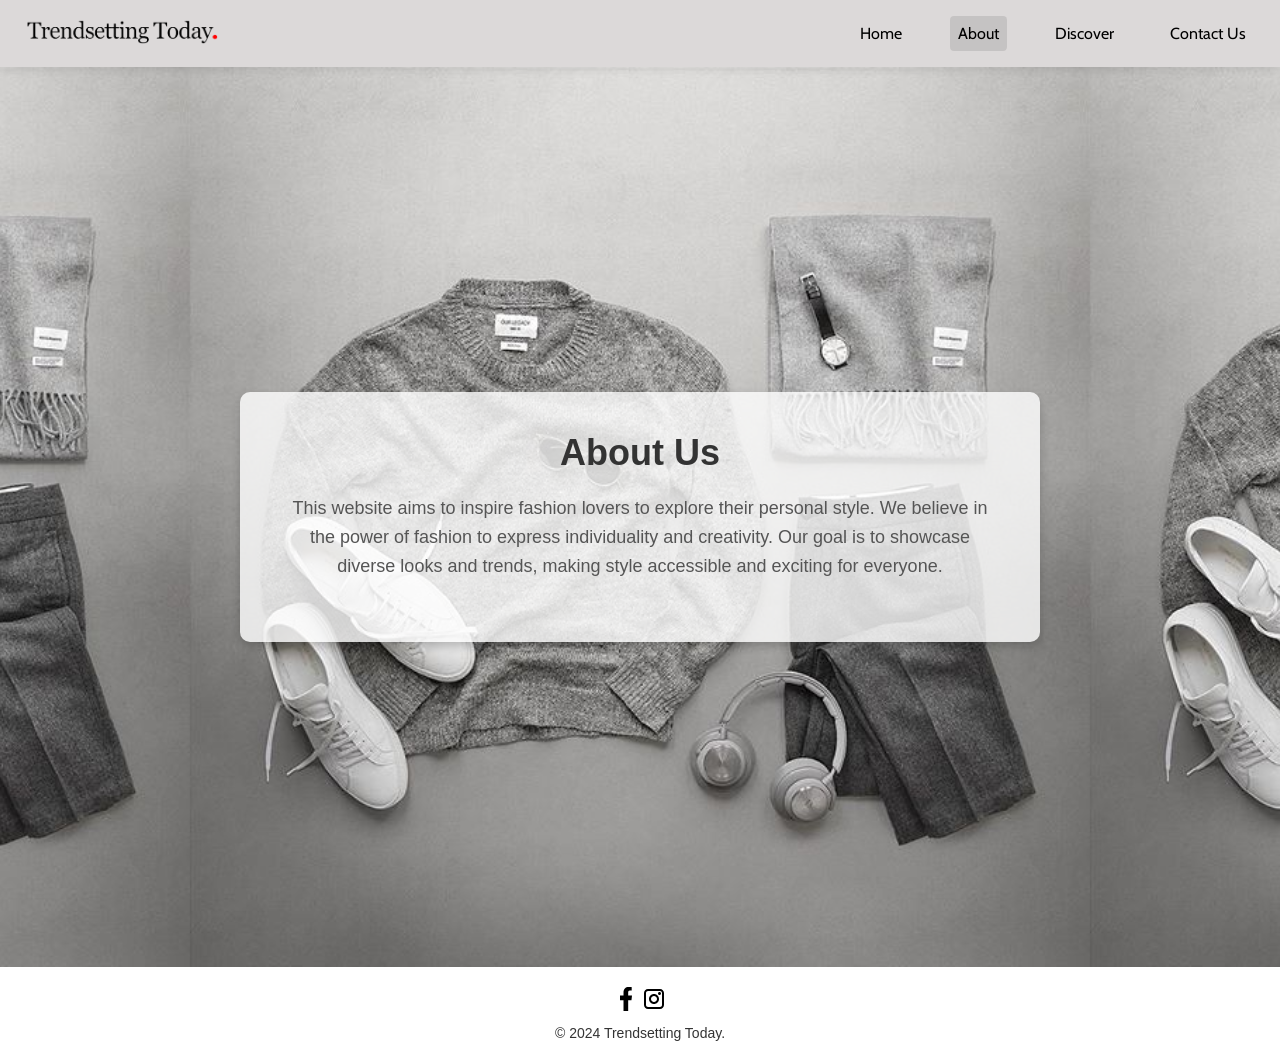
<file: pages/about.html>
<!DOCTYPE html>
<html lang="en">
<head>
    <meta charset="UTF-8">
    <meta name="viewport" content="width=device-width, initial-scale=1.0">
    <title>About Us</title>
    <link rel="stylesheet" href="../css/styles.css">
    <link href="https://fonts.googleapis.com/css2?family=Archivo:ital,wght@0,100..900;1,100..900&family=Cabin:ital,wght@0,400..700;1,400..700&family=Varela+Round&display=swap" rel="stylesheet">
</head>
<body>
    <header>
        <a href="index.html" class="logo">
            <img src="../img/Black Logo.png" alt="Trendsetting Today Logo">
        </a>
        <nav>
            <ul>
                <li><a href="index.html">Home</a></li>
                <li><a href="about.html" class="current">About</a></li>
                <li>
                    <a href="" class="dropdown-toggle" aria-haspopup="true" aria-expanded="false">Discover</a>
                        <div class="dropdown" role="menu" aria-hidden="true">
                            <ul>
                                <li role="menuitem"><a href="streetwear.html">Street Wear</a></li>
                                <li role="menuitem"><a href="eastasian.html">East Asian Wear</a></li>
                                <li role="menuitem"><a href="softgirl.html">Soft Girl Wear</a></li>
                                <li role="menuitem"><a href="punkwear.html">Punk Wear</a></li>
                                <li role="menuitem"><a href="sportwear.html">Sport Wear</a></li>
                                <li role="menuitem"><a href="casualwear.html">Casual Wear</a></li>
                            </ul>
                        </div>
                </li>
                <li><a href="contactus.html">Contact Us</a></li>
            </ul>
        </nav>
    </header>

    <div class="about-section">
        <div class="overlay">
          <div class="about-content">
            <h1>About Us</h1>
            <p>
              This website aims to inspire fashion lovers to explore their personal style. 
              We believe in the power of fashion to express individuality and creativity. 
              Our goal is to showcase diverse looks and trends, making style accessible and exciting for everyone.
            </p>
          </div>
        </div>
      </div>

      <footer>
        <div class="footer-container">
        <div class="social-icons">
            <a href="#"><img src="../img/Socials/facebook.svg" alt="Facebook" class="icon"></a>
            <a href="#"><img src="../img/Socials/instagram.svg" alt="Instagram" class="icon"></a>
        </div>
        <p>© 2024 Trendsetting Today.</p>
        </div>
    </footer>
    <script src="../js/script2.js" defer></script>
</body>
</html>
</file>
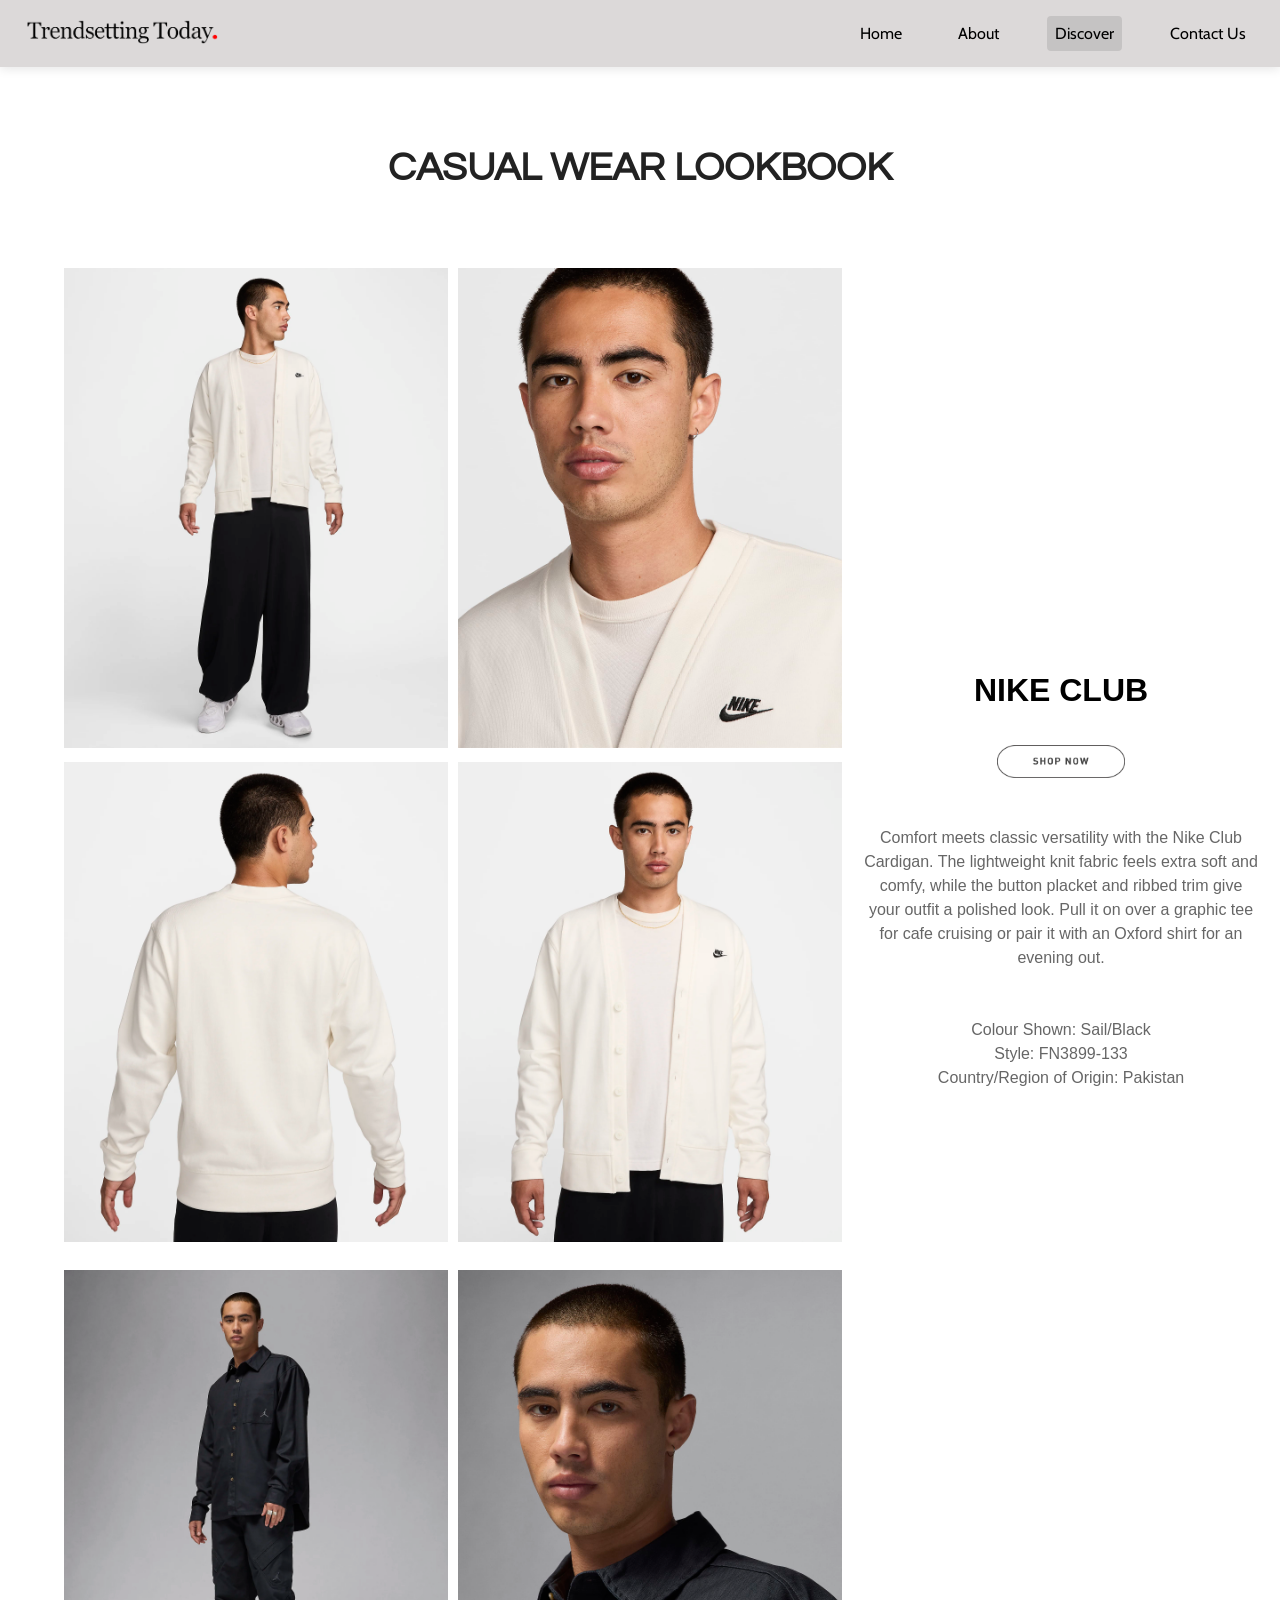
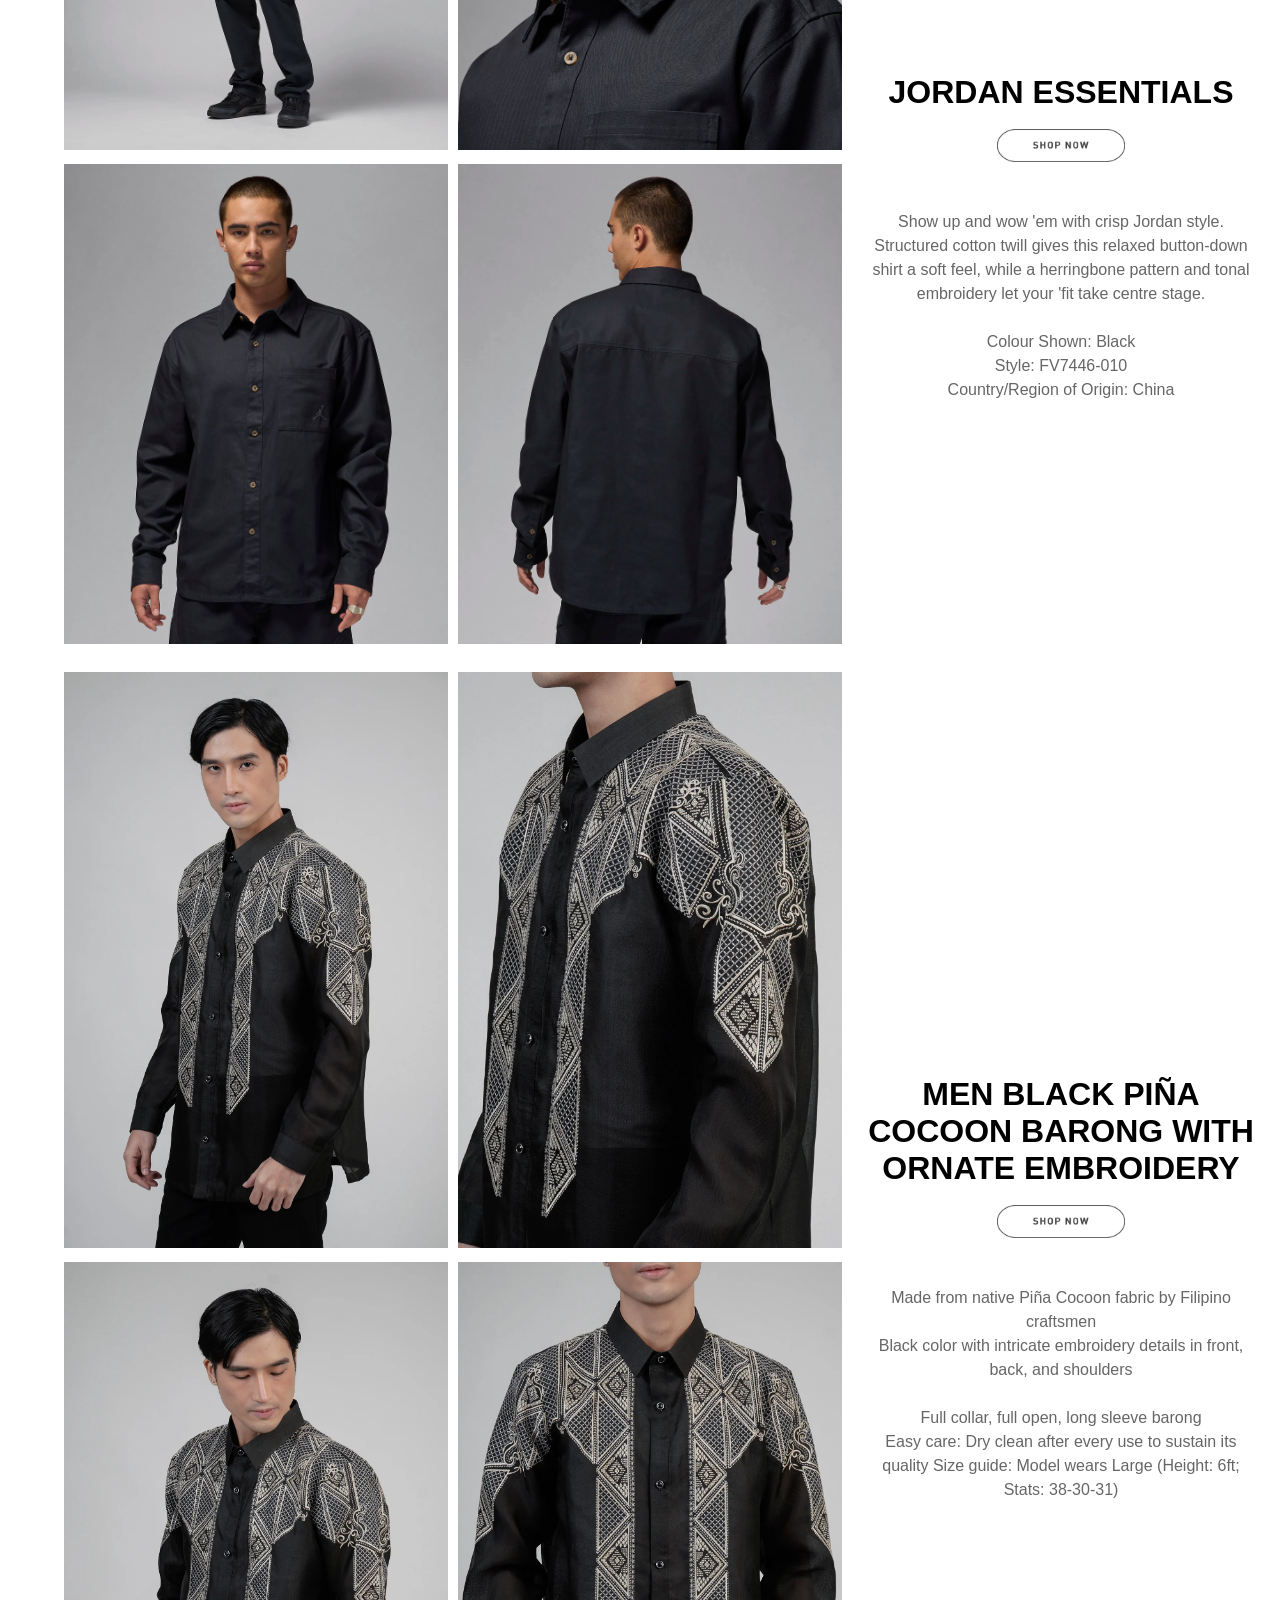
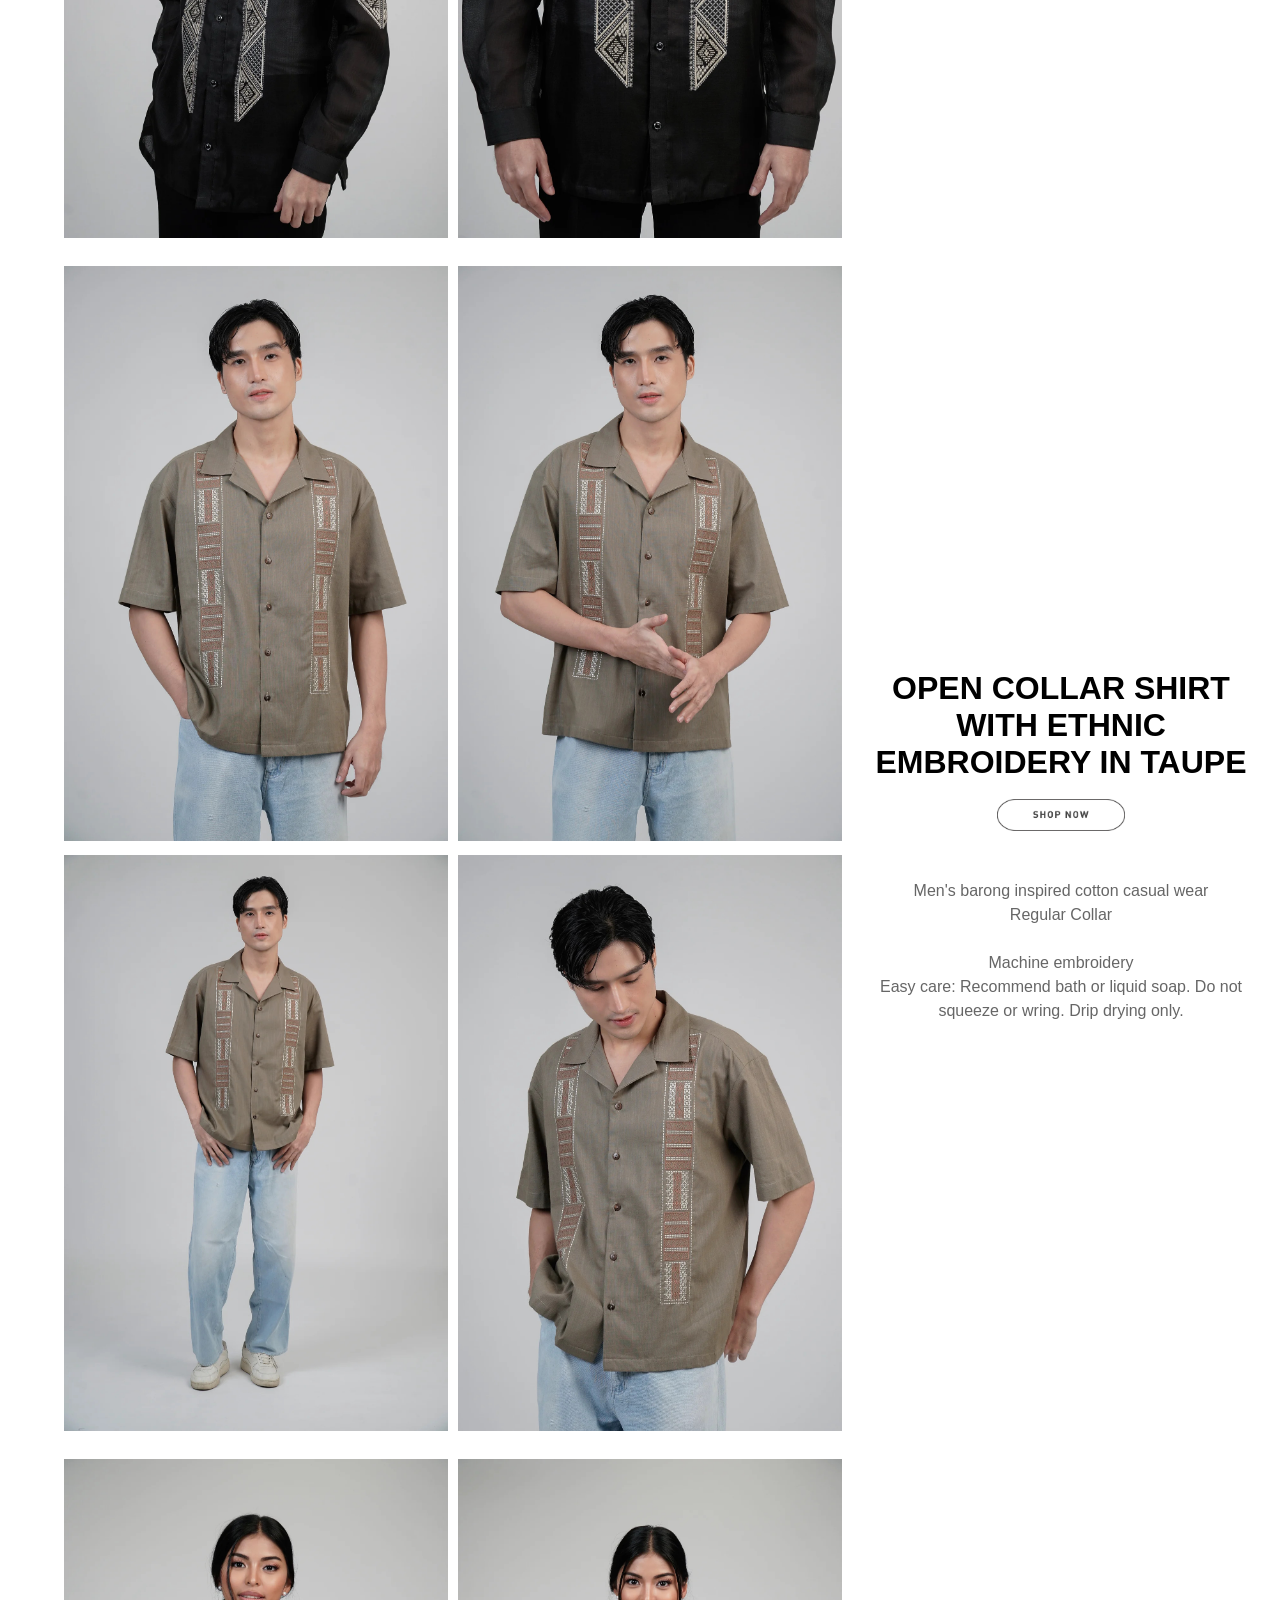
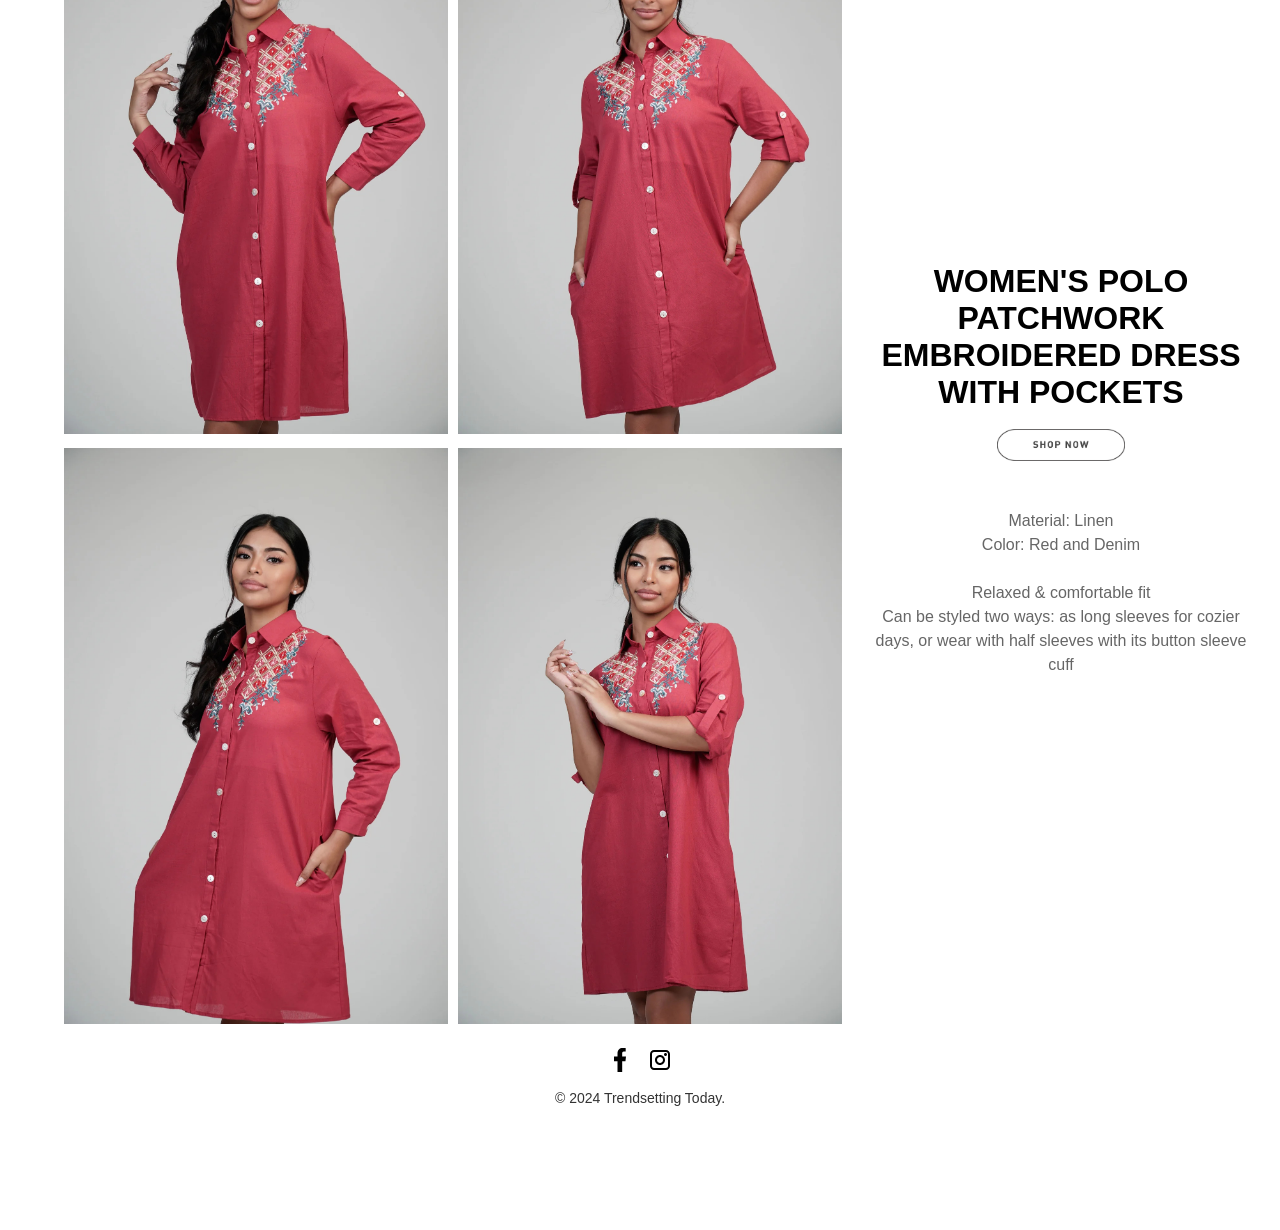
<file: pages/casualwear.html>
<!DOCTYPE html>
<html lang="en">
<head>
    <meta charset="UTF-8">
    <meta name="viewport" content="width=device-width, initial-scale=1.0">
    <title>Trendsetting Today</title>
    <link rel="stylesheet" href="../css/streetwear.css">
    <link href="https://fonts.googleapis.com/css2?family=Archivo:ital,wght@0,100..900;1,100..900&family=Cabin:ital,wght@0,400..700;1,400..700&family=Varela+Round&display=swap" rel="stylesheet">
    <link href="https://fonts.googleapis.com/css2?family=Archivo:ital,wght@0,100..900;1,100..900&family=Cabin:ital,wght@0,400..700;1,400..700&family=Questrial&family=Varela+Round&display=swap" rel="stylesheet">
</head>
<body>
    <header>
        <a href="index.html" class="logo">
            <img src="../img/Black Logo.png" alt="Trendsetting Today Logo">
        </a>
        <nav>
            <ul>
                <li><a href="index.html">Home</a></li>
                <li><a href="about.html">About</a></li>
                <li>
                    <a href=""  class="dropdown-toggle" id="current" aria-haspopup="true" aria-expanded="false">Discover</a>
                    <ul> <div class="dropdown" role="menu" aria-hidden="true">
                        <ul>
                            <li role="menuitem"><a href="streetwear.html">Street Wear</a></li>
                            <li role="menuitem"><a href="eastasian.html">East Asian Wear</a></li>
                            <li role="menuitem"><a href="softgirl.html">Soft Girl Wear</a></li>
                            <li role="menuitem"><a href="punkwear.html">Punk Wear</a></li>
                            <li role="menuitem"><a href="sportwear.html">Sport Wear</a></li>
                            <li role="menuitem"><a href="casualwear.html" class="current">Casual Wear</a></li>
                        </ul>
                    </div></ul>
                </li>
                <li><a href="contactus.html">Contact Us</a></li>
            </ul>
        </nav>
    </header>

    <h1 class="lookbookName">CASUAL WEAR LOOKBOOK</h1>
        <div class="lookbook-section">
            <div class="lookbook-images">
                <div class="image-item">
                    <img src="../img/casual/1.png" alt="NIKE CLUB">
                </div>
                <div class="image-item">
                    <img src="../img/casual/2.jpg" alt="NIKE CLUB">
                </div>
                <div class="image-item">
                    <img src="../img/casual/3.png" alt="NIKE CLUB">
                </div>
                <div class="image-item">
                    <img src="../img/casual/4.png" alt="NIKE CLUB">
                </div>
            </div>
            <div class="description">
                <p class="bastaTitle">NIKE CLUB</p> <br> <br>
                <a href="https://www.nike.com/ph/t/club-knit-fairway-cardigan-8rw0R2/FN3899-133"class="bastaPrice" target="_blank"><img src="../img/shop.png" alt="" title="Affliate"></a>
                <div class="list"> <br><br>
                    <li>Comfort meets classic versatility with the Nike Club Cardigan. The lightweight knit fabric feels extra soft and comfy, while the button placket and ribbed trim give your outfit a polished look. Pull it on over a graphic tee for cafe cruising or pair it with an Oxford shirt for an evening out.</li><BR></BR>
                    <li>Colour Shown: Sail/Black</li>
                    <li>Style: FN3899-133</li>
                    <li>Country/Region of Origin: Pakistan</li>
                </div>
            </div>
        </div>

        <div class="lookbook-section">
            <div class="lookbook-images">
                <div class="image-item">
                    <img src="../img/casual/5.png" alt="JORDAN ESSENTIALS">
                </div>
                <div class="image-item">
                    <img src="../img/casual/6.jpg" alt="JORDAN ESSENTIALS">
                </div>
                <div class="image-item">
                    <img src="../img/casual/7.jpg" alt="JORDAN ESSENTIALS">
                </div>
                <div class="image-item">
                    <img src="../img/casual/8.png" alt="JORDAN ESSENTIALS">
                </div>
            </div>
            <div class="description">
                <p class="bastaTitle">JORDAN ESSENTIALS</p> <br>
                <a href="https://www.nike.com/ph/t/jordan-essentials-button-down-shirt-gNZnx5"class="bastaPrice" target="_blank"><img src="../img/shop.png" alt="" title="Affliate"></a>
                <div class="list"> <br><br>
                <div class="list">
                    <li>Show up and wow 'em with crisp Jordan style. Structured cotton twill gives this relaxed button-down shirt a soft feel, while a herringbone pattern and tonal embroidery let your 'fit take centre stage.</li> <br>
                    <li>Colour Shown: Black</li>
                    <li>Style: FV7446-010</li>
                    <li>Country/Region of Origin: China</li>
                   
                </div>
            </div>
        </div>

        <div class="lookbook-section">
            <div class="lookbook-images">
                <div class="image-item">
                    <img src="../img/casual/9.png" alt="MEN BLACK PIÑA COCOON BARONG WITH ORNATE EMBROIDERY">
                </div>
                <div class="image-item">
                    <img src="../img/casual/10.png" alt="MEN BLACK PIÑA COCOON BARONG WITH ORNATE EMBROIDERY">
                </div>
                <div class="image-item">
                    <img src="../img/casual/11.png" alt="MEN BLACK PIÑA COCOON BARONG WITH ORNATE EMBROIDERY">
                </div>
                <div class="image-item">
                    <img src="../img/casual/12.png" alt="MEN BLACK PIÑA COCOON BARONG WITH ORNATE EMBROIDERY">
                </div>
            </div>
            <div class="description">
                <p class="bastaTitle">MEN BLACK PIÑA COCOON BARONG WITH ORNATE EMBROIDERY</p> <br>
                <a href="https://www.kulturafilipino.com/collections/fashion-clothing-men/products/mens-pina-cocoon-barong-in-black"class="bastaPrice" target="_blank"><img src="../img/shop.png" alt="" title="Affliate"></a>
                <div class="list"> <br><br>
                <div class="list">
                    <li>Made from native Piña Cocoon fabric by Filipino craftsmen</li>
                    <li>Black color with intricate embroidery details in front, back, and shoulders</li> <br>
                    <li>Full collar, full open, long sleeve barong</li>
                    <li>Easy care: Dry clean after every use to sustain its quality
                        Size guide: Model wears Large (Height: 6ft; Stats: 38-30-31)
                        </li>
                </div>
            </div>
        </div>

        <div class="lookbook-section">
            <div class="lookbook-images">
                <div class="image-item">
                    <img src="../img/casual/13.jpg" alt="OPEN COLLAR SHIRT WITH ETHNIC EMBROIDERY IN TAUPE">
                </div>
                <div class="image-item">
                    <img src="../img/casual/14.jpg" alt="OPEN COLLAR SHIRT WITH ETHNIC EMBROIDERY IN TAUPE">
                </div>
                <div class="image-item">
                    <img src="../img/casual/15.jpg" alt="OPEN COLLAR SHIRT WITH ETHNIC EMBROIDERY IN TAUPE">
                </div>
                <div class="image-item">
                    <img src="../img/casual/16.jpg" alt="OPEN COLLAR SHIRT WITH ETHNIC EMBROIDERY IN TAUPE">
                </div>
            </div>
            <div class="description">
                <p class="bastaTitle">OPEN COLLAR SHIRT WITH ETHNIC EMBROIDERY IN TAUPE</p> <br>
                <a href="https://www.kulturafilipino.com/products/mens-cotton-polo-shirt-with-ethnic-design-in-taupe?_pos=20&_sid=2904fc8c6&_ss=r"class="bastaPrice" target="_blank"><img src="../img/shop.png" alt="" title="Affliate"></a>
                <div class="list"> <br><br>
                <div class="list">
                    <li>Men's barong inspired cotton casual wear </li>
                    <li>Regular Collar</li> <br>
                    <li>Machine embroidery</li>
                    <li>Easy care: Recommend bath or liquid soap. Do not squeeze or wring. Drip drying only.
                        </li>
                </div>
            </div>
        </div>

        <div class="lookbook-section">
            <div class="lookbook-images">
                <div class="image-item">
                    <img src="../img/casual/17.jpg" alt="WOMEN'S POLO PATCHWORK EMBROIDERED DRESS WITH POCKETS">
                </div>
                <div class="image-item">
                    <img src="../img/casual/18.jpg" alt="WOMEN'S POLO PATCHWORK EMBROIDERED DRESS WITH POCKETS">
                </div>
                <div class="image-item">
                    <img src="../img/casual/19.jpg" alt="WOMEN'S POLO PATCHWORK EMBROIDERED DRESS WITH POCKETS">
                </div>
                <div class="image-item">
                    <img src="../img/casual/20.jpg" alt="WOMEN'S POLO PATCHWORK EMBROIDERED DRESS WITH POCKETS">
                </div>
            </div>
            <div class="description">
                <p class="bastaTitle">WOMEN'S POLO PATCHWORK EMBROIDERED DRESS WITH POCKETS </p> <br>
                <a href="
                https://www.kulturafilipino.com/products/womens-polo-dress-with-patchwork-embroidery?_pos=1&_sid=48b9f671f&_ss=r"class="bastaPrice" target="_blank"><img src="../img/shop.png" alt="" title="Affliate"></a>
                <div class="list"> <br><br>
                <div class="list">
                    <li>Material: Linen</li>
                    <li>Color: Red and Denim</li> <br>
                    <li>Relaxed & comfortable fit</li>
                    <li>Can be styled two ways: as long sleeves for cozier days, or wear with half sleeves with its button sleeve cuff
                        </li>
                </div>
            </div>
        </div>

        <div id="imageModal" class="modal">
            <span class="close" onclick="closeModal()">&times;</span>
            <img class="modal-content" id="modalImage">
            <div id="caption"></div>
            <button class="prev" onclick="changeImage(-1)">&#10094;</button>
            <button class="next" onclick="changeImage(1)">&#10095;</button>
        </div>
        
        <footer>
            <div class="footer-container">
            <div class="social-icons">
                <a href="#"><img src="../img/Socials/facebook.svg" alt="Facebook" class="icon"></a>
                <a href="#"><img src="../img/Socials/instagram.svg" alt="Instagram" class="icon"></a>
            </div>
            <p>© 2024 Trendsetting Today.</p>
            </div>
        </footer>
    <script src="../js/script2.js"></script>
</body>
</html>
</file>
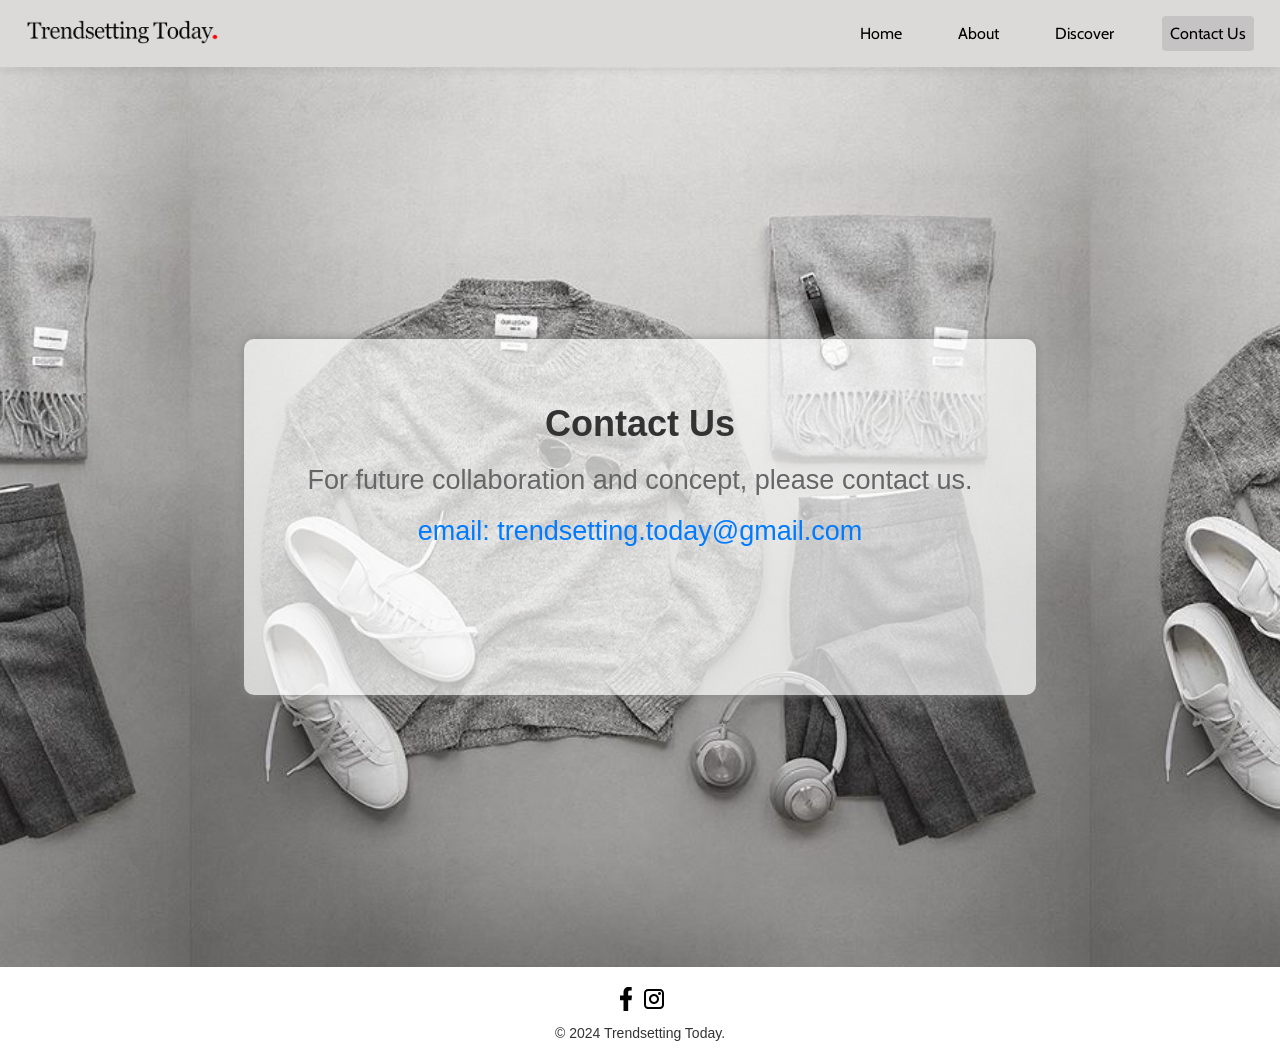
<file: pages/contactus.html>
<!DOCTYPE html>
<html lang="en">
<head>
    <meta charset="UTF-8">
    <meta name="viewport" content="width=device-width, initial-scale=1.0">
    <title>Contact Us</title>
    <link rel="stylesheet" href="../css/styles.css">
    <link href="https://fonts.googleapis.com/css2?family=Archivo:ital,wght@0,100..900;1,100..900&family=Cabin:ital,wght@0,400..700;1,400..700&family=Varela+Round&display=swap" rel="stylesheet">
</head>
<body>
    <header>
        <a href="index.html" class="logo">
            <img src="../img/Black Logo.png" alt="Trendsetting Today Logo">
        </a>
        <nav>
            <ul>
                <li><a href="index.html">Home</a></li>
                <li><a href="about.html">About</a></li>
                <li>
                    <a href="" class="dropdown-toggle" aria-haspopup="true" aria-expanded="false">Discover</a>
                        <div class="dropdown" role="menu" aria-hidden="true">
                            <ul>
                                <li role="menuitem"><a href="streetwear.html">Street Wear</a></li>
                                <li role="menuitem"><a href="eastasian.html">East Asian Wear</a></li>
                                <li role="menuitem"><a href="softgirl.html">Soft Girl Wear</a></li>
                                <li role="menuitem"><a href="punkwear.html">Punk Wear</a></li>
                                <li role="menuitem"><a href="sportwear.html">Sport Wear</a></li>
                                <li role="menuitem"><a href="casualwear.html">Casual Wear</a></li>
                            </ul>
                        </div>
                </li>
                <li><a href="contactus.html" class="current">Contact Us</a></li>
            </ul>
        </nav>
    </header>

    <div class="bg-container">
    <div class="container">
        <h1>Contact Us</h1>
        <p>For future collaboration and concept, please contact us.</p>
            <div class="email">
                <p><a class="mail" href="mailto:trendsetting.today@gmail.com">email: trendsetting.today@gmail.com</a></p>
        </div>
    </div>
</div>
    <footer>
        <div class="footer-container">
        <div class="social-icons">
            <a href="#"><img src="../img/Socials/facebook.svg" alt="Facebook" class="icon"></a>
            <a href="#"><img src="../img/Socials/instagram.svg" alt="Instagram" class="icon"></a>
        </div>
        <p>© 2024 Trendsetting Today.</p>
        </div>
    </footer>
    

    <script src="../js/script2.js"></script>
</body>
</html>
</file>
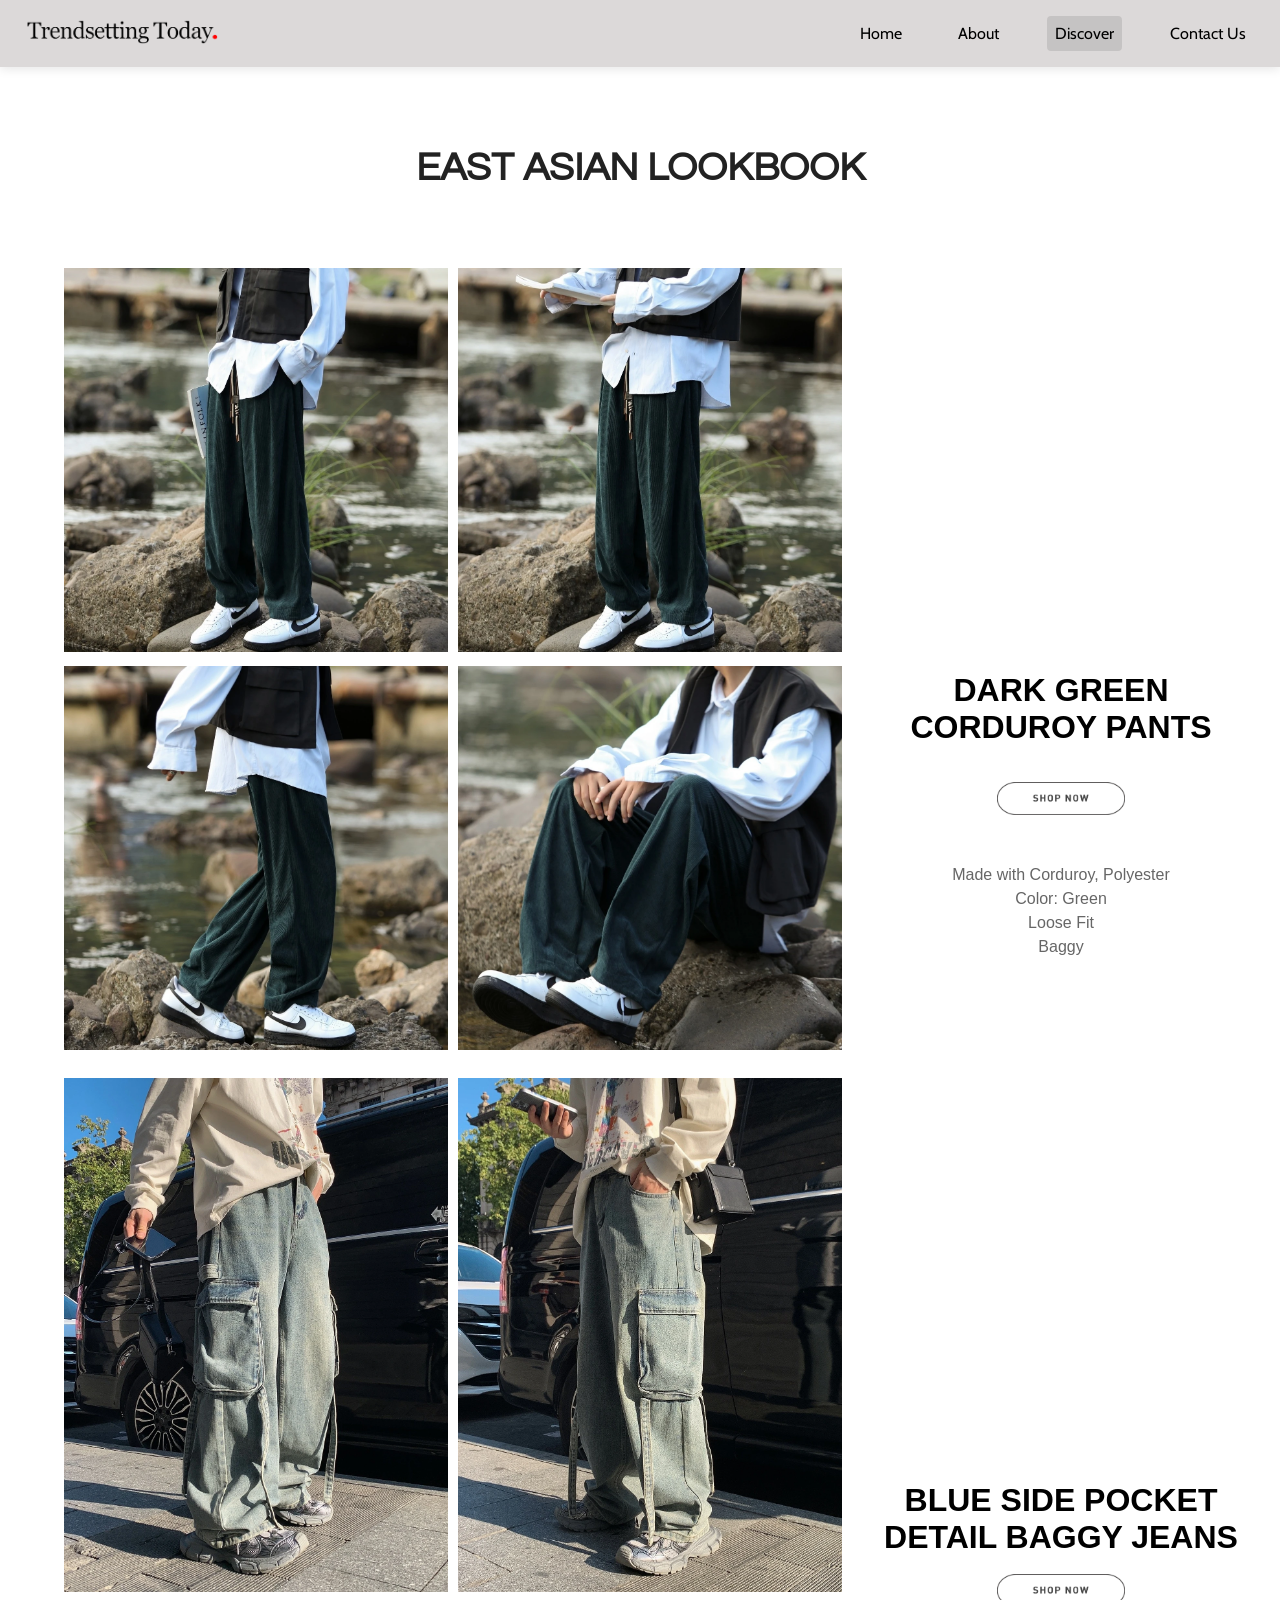
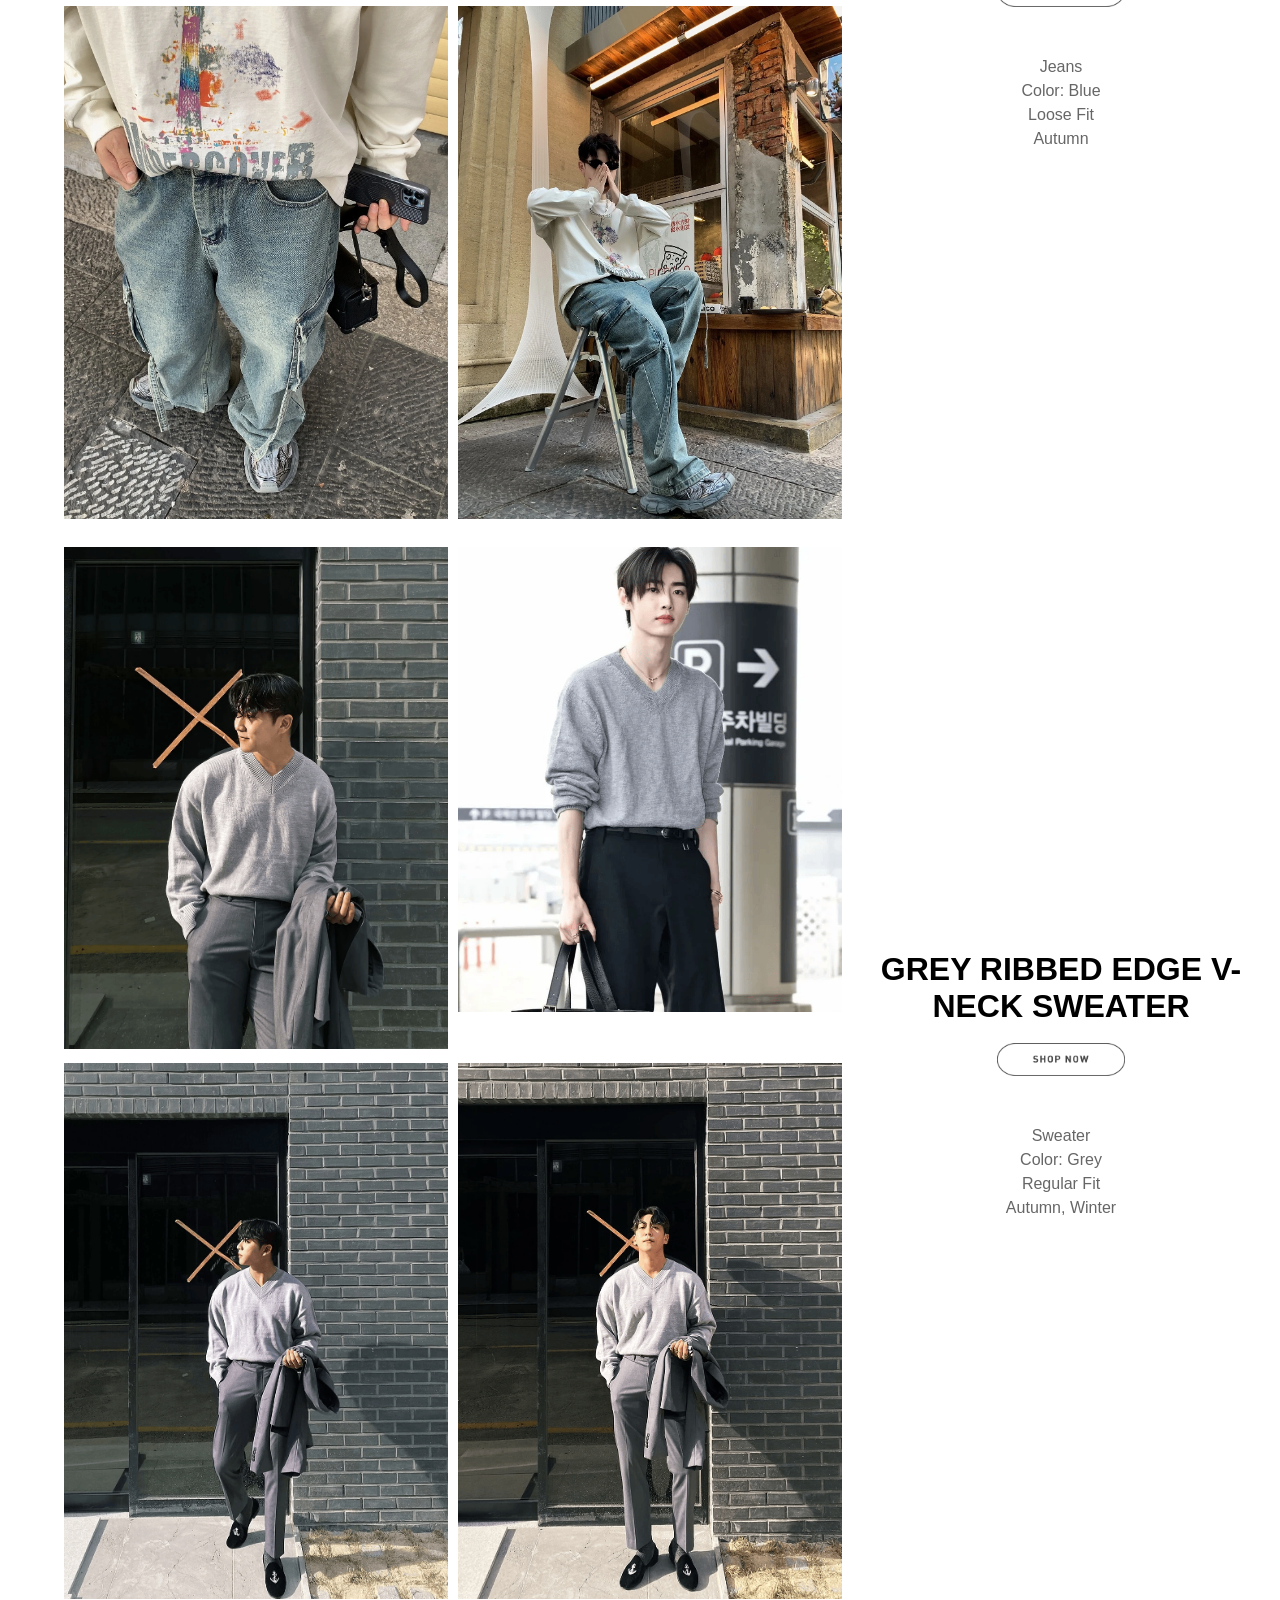
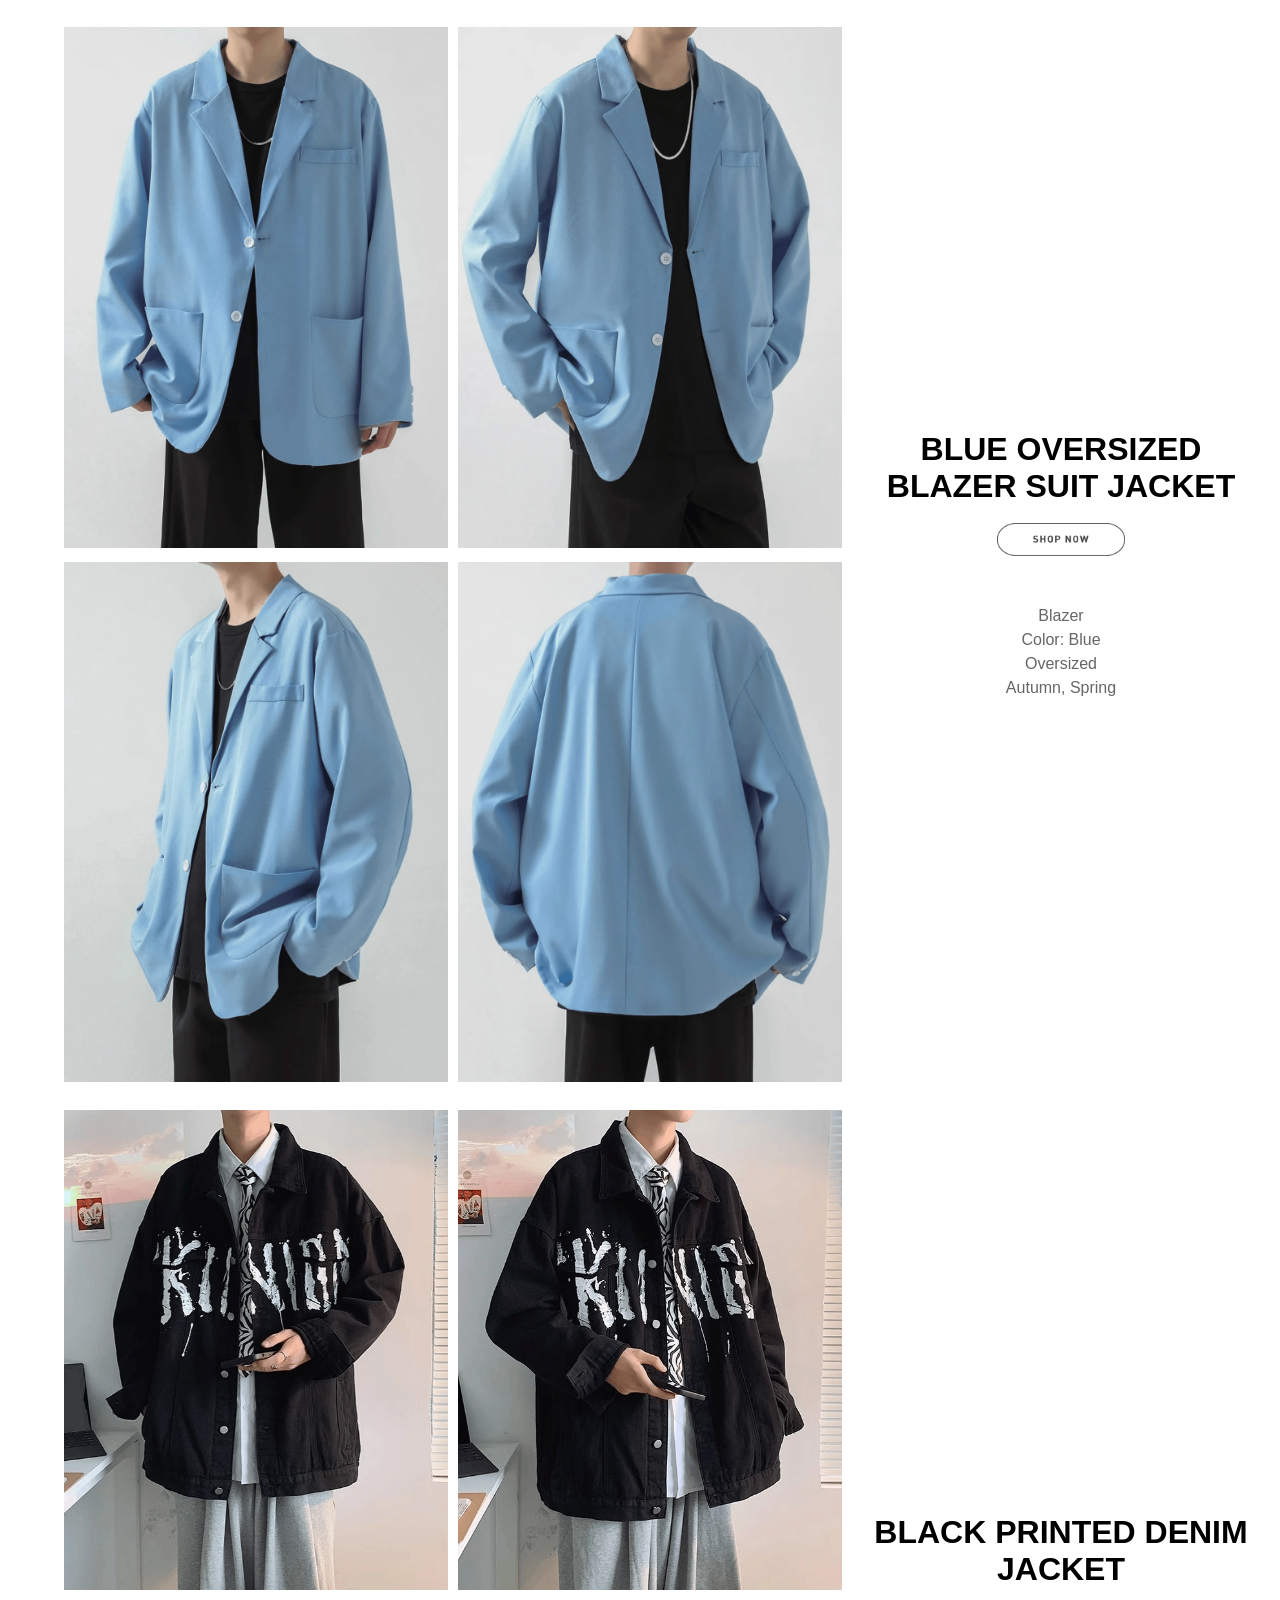
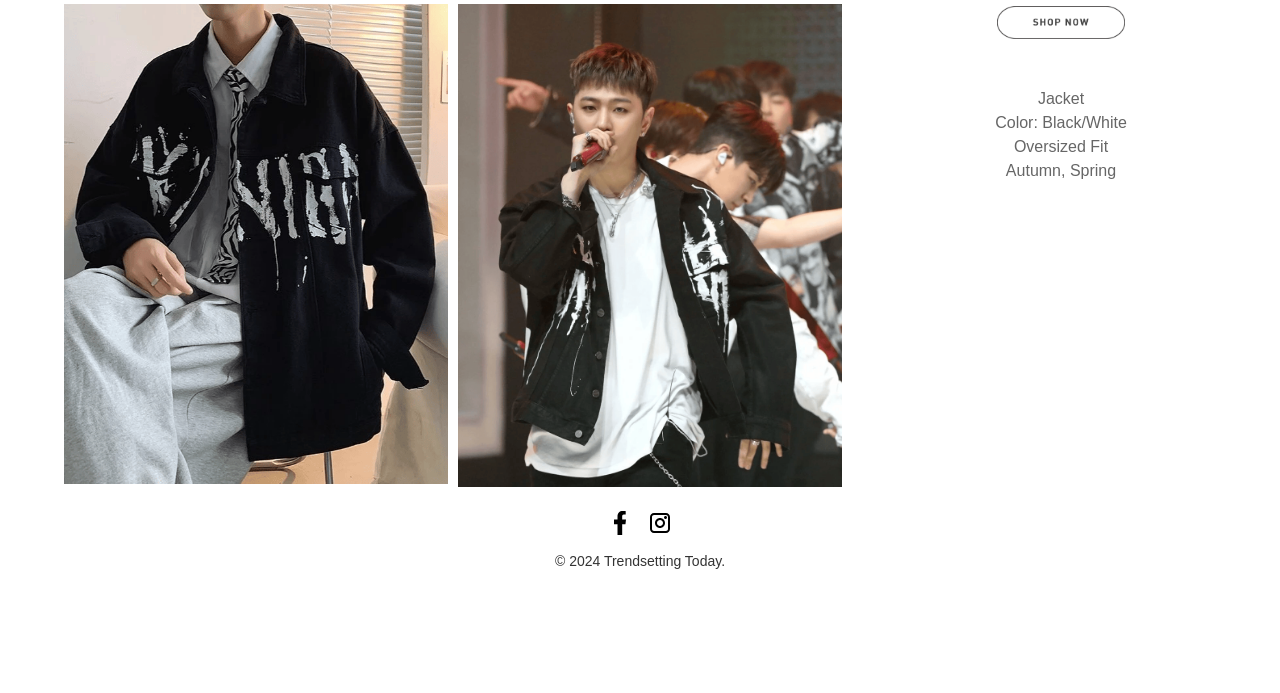
<file: pages/eastasian.html>
<!DOCTYPE html>
<html lang="en">
<head>
    <meta charset="UTF-8">
    <meta name="viewport" content="width=device-width, initial-scale=1.0">
    <title>Trendsetting Today</title>
    <link rel="stylesheet" href="../css/streetwear.css">
    <link href="https://fonts.googleapis.com/css2?family=Archivo:ital,wght@0,100..900;1,100..900&family=Cabin:ital,wght@0,400..700;1,400..700&family=Varela+Round&display=swap" rel="stylesheet">
    <link href="https://fonts.googleapis.com/css2?family=Archivo:ital,wght@0,100..900;1,100..900&family=Cabin:ital,wght@0,400..700;1,400..700&family=Questrial&family=Varela+Round&display=swap" rel="stylesheet">
</head>
<body>
    <header>
        <a href="index.html" class="logo">
            <img src="../img/Black Logo.png" alt="Trendsetting Today Logo">
        </a>
        <nav>
            <ul>
                <li><a href="index.html">Home</a></li>
                <li><a href="about.html">About</a></li>
                <li>
                    <a href=""  class="dropdown-toggle" id="current" aria-haspopup="true" aria-expanded="false">Discover</a>
                    <ul> <div class="dropdown" role="menu" aria-hidden="true">
                        <ul>
                            <li role="menuitem"><a href="streetwear.html">Street Wear</a></li>
                            <li role="menuitem"><a href="eastasian.html" class="current">East Asian Wear</a></li>
                            <li role="menuitem"><a href="softgirl.html">Soft Girl Wear</a></li>
                            <li role="menuitem"><a href="punkwear.html">Punk Wear</a></li>
                            <li role="menuitem"><a href="sportwear.html">Sport Wear</a></li>
                            <li role="menuitem"><a href="casualwear.html">Casual Wear</a></li>
                        </ul>
                    </div></ul>
                </li>
                <li><a href="contactus.html">Contact Us</a></li>
            </ul>
        </nav>
    </header>

    <h1 class="lookbookName">EAST ASIAN LOOKBOOK</h1>
        <div class="lookbook-section">
            <div class="lookbook-images">
                <div class="image-item">
                    <img src="../img/east asian/1.png" alt="DARK GREEN CORDUROY PANTS">
                </div>
                <div class="image-item">
                    <img src="../img/east asian/2.png" alt="DARK GREEN CORDUROY PANTS">
                </div>
                <div class="image-item">
                    <img src="../img/east asian/3.png" alt="DARK GREEN CORDUROY PANTS">
                </div>
                <div class="image-item">
                    <img src="../img/east asian/4.png" alt="DARK GREEN CORDUROY PANTS">
                </div>
            </div>
            <div class="description">
                <p class="bastaTitle">DARK GREEN CORDUROY PANTS</p> <br> <br>
                <a href="https://www.fashionchingu.com/p/dark-green-corduroy-pants-hyunjin-stray-kids/?fbclid=IwZXh0bgNhZW0CMTEAAR0Uq8XxN0nkdzXF3mon8YoJnvNmRIIPajXPqF_fnZvJ-rlRRi55UaXLIG0_aem_WVFcpssIoFDECXr7afmYtw"class="bastaPrice" target="_blank"><img src="../img/shop.png" alt="" title="Affliate"></a>
                <div class="list"> <br><br>
                    <li>Made with Corduroy, Polyester</li>
                    <li>Color: Green</li>
                    <li>Loose Fit</li>
                    <li>Baggy</li>
                </div>
            </div>
        </div>

        <div class="lookbook-section">
            <div class="lookbook-images">
                <div class="image-item">
                    <img src="../img/east asian/5.png" alt="BLUE SIDE POCKET DETAIL BAGGY JEANS">
                </div>
                <div class="image-item">
                    <img src="../img/east asian/6.png" alt="BLUE SIDE POCKET DETAIL BAGGY JEANS">
                </div>
                <div class="image-item">
                    <img src="../img/east asian/7.png" alt="BLUE SIDE POCKET DETAIL BAGGY JEANS">
                </div>
                <div class="image-item">
                    <img src="../img/east asian/8.png" alt="BLUE SIDE POCKET DETAIL BAGGY JEANS">
                </div>
            </div>
            <div class="description">
                <p class="bastaTitle">BLUE SIDE POCKET DETAIL BAGGY JEANS</p> <br>
                <a href="https://www.fashionchingu.com/p/blue-side-pocket-detail-baggy-jeans-jeongin-stray-kids/"class="bastaPrice" target="_blank"><img src="../img/shop.png" alt="" title="Affliate"></a>
                <div class="list"> <br><br>
                <div class="list">
                    <li>Jeans</li>
                    <li>Color: Blue</li>
                    <li>Loose Fit</li>
                    <li>Autumn</li>
                   
                </div>
            </div>
        </div>

        <div class="lookbook-section">
            <div class="lookbook-images">
                <div class="image-item">
                    <img src="../img/east asian/9.png" alt="GREY RIBBED EDGE V-NECK SWEATER">
                </div>
                <div class="image-item">
                    <img src="../img/east asian/12.png" alt="GREY RIBBED EDGE V-NECK SWEATER">
                </div>
                <div class="image-item">
                    <img src="../img/east asian/10.png" alt="GREY RIBBED EDGE V-NECK SWEATER">
                </div>
                <div class="image-item">
                    <img src="../img/east asian/11.png" alt="GREY RIBBED EDGE V-NECK SWEATER">
                </div>
            </div>
            <div class="description">
                <p class="bastaTitle">GREY RIBBED EDGE V-NECK SWEATER</p> <br>
                <a href="https://www.fashionchingu.com/p/grey-ribbed-edge-v-neck-sweater-sunghoon-enhypen/"class="bastaPrice" target="_blank"><img src="../img/shop.png" alt="" title="Affliate"></a>
                <div class="list"> <br><br>
                <div class="list">
                    <li>Sweater</li>
                    <li>Color: Grey</li>
                    <li>Regular Fit</li>
                    <li>Autumn, Winter</li>
                </div>
            </div>
        </div>

        <div class="lookbook-section">
            <div class="lookbook-images">
                <div class="image-item">
                    <img src="../img/east asian/13.png" alt="BLUE OVERSIZED BLAZER SUIT JACKET">
                </div>
                <div class="image-item">
                    <img src="../img/east asian/14.png" alt="BLUE OVERSIZED BLAZER SUIT JACKET">
                </div>
                <div class="image-item">
                    <img src="../img/east asian/15.png" alt="BLUE OVERSIZED BLAZER SUIT JACKET">
                </div>
                <div class="image-item">
                    <img src="../img/east asian/16.png" alt="BLUE OVERSIZED BLAZER SUIT JACKET">
                </div>
            </div>
            <div class="description">
                <p class="bastaTitle">BLUE OVERSIZED BLAZER SUIT JACKET</p> <br>
                <a href="https://www.fashionchingu.com/p/blue-oversized-blazer-suit-jacket-yunhyeong-ikon/"class="bastaPrice" target="_blank"><img src="../img/shop.png" alt="" title="Affliate"></a>
                <div class="list"> <br><br>
                <div class="list">
                    <li>Blazer</li>
                    <li>Color: Blue</li>
                    <li>Oversized</li>
                    <li>Autumn, Spring</li>
                </div>
            </div>
        </div>

        <div class="lookbook-section">
            <div class="lookbook-images">
                <div class="image-item">
                    <img src="../img/east asian/17.png" alt="BLACK PRINTED DENIM JACKET">
                </div>
                <div class="image-item">
                    <img src="../img/east asian/18.png" alt="BLACK PRINTED DENIM JACKET">
                </div>
                <div class="image-item">
                    <img src="../img/east asian/19.png" alt="BLACK PRINTED DENIM JACKET">
                </div>
                <div class="image-item">
                    <img src="../img/east asian/20.png" alt="BLACK PRINTED DENIM JACKET">
                </div>
            </div>
            <div class="description">
                <p class="bastaTitle">BLACK PRINTED DENIM JACKET</p> <br>
                <a href="https://www.fashionchingu.com/p/black-printed-denim-jacket-donghyuk-ikon//"class="bastaPrice" target="_blank"><img src="../img/shop.png" alt="" title="Affliate"></a>
                <div class="list"> <br><br>
                <div class="list">
                    <li>Jacket</li>
                    <li>Color: Black/White</li>
                    <li>Oversized Fit</li>
                    <li>Autumn, Spring</li>
                </div>
            </div>
        </div>
    
        <footer>
            <div class="footer-container">
            <div class="social-icons">
                <a href="#"><img src="../img/Socials/facebook.svg" alt="Facebook" class="icon"></a>
                <a href="#"><img src="../img/Socials/instagram.svg" alt="Instagram" class="icon"></a>
            </div>
            <p>© 2024 Trendsetting Today.</p>
            </div>
        </footer>

        <div id="imageModal" class="modal">
            <span class="close" onclick="closeModal()">&times;</span>
            <img class="modal-content" id="modalImage">
            <div id="caption"></div>
            <button class="prev" onclick="changeImage(-1)">&#10094;</button>
            <button class="next" onclick="changeImage(1)">&#10095;</button>
        </div>

        <script src="../js/script2.js"></script>
</body>
</html>
</file>
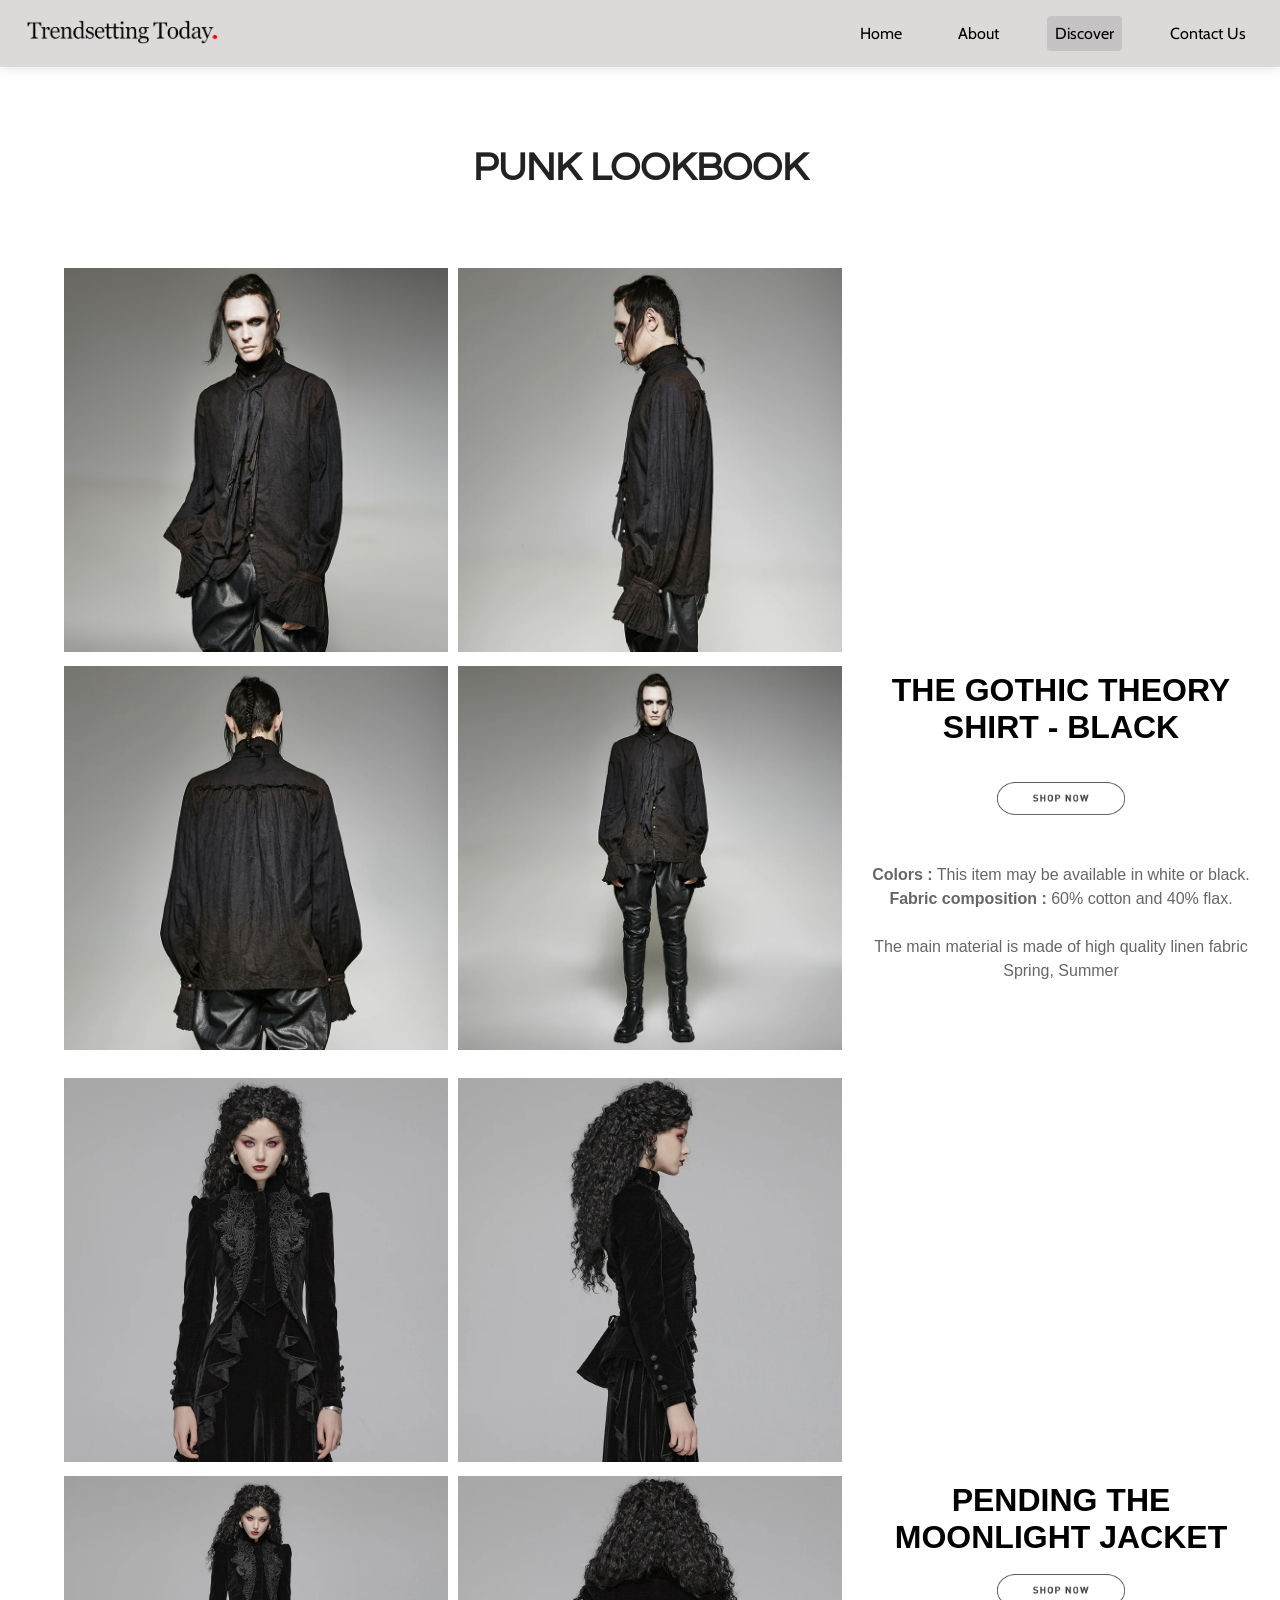
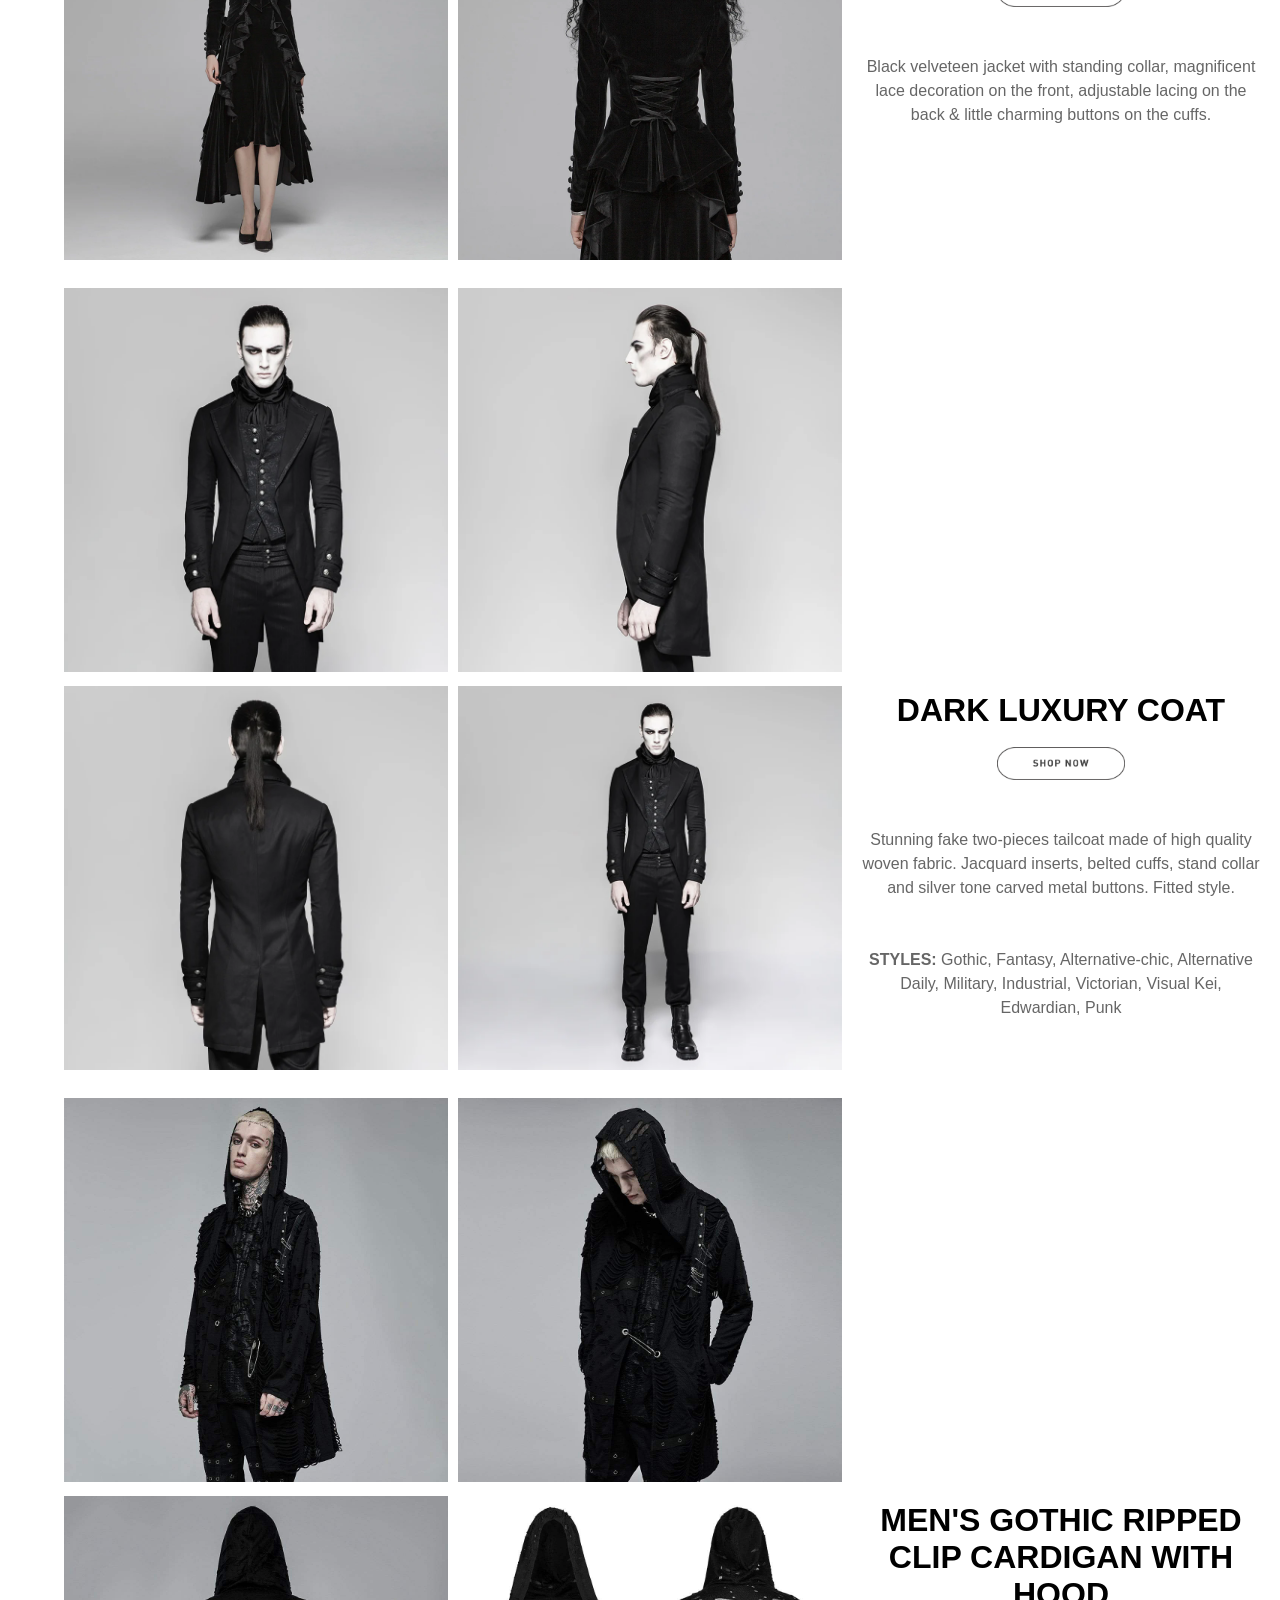
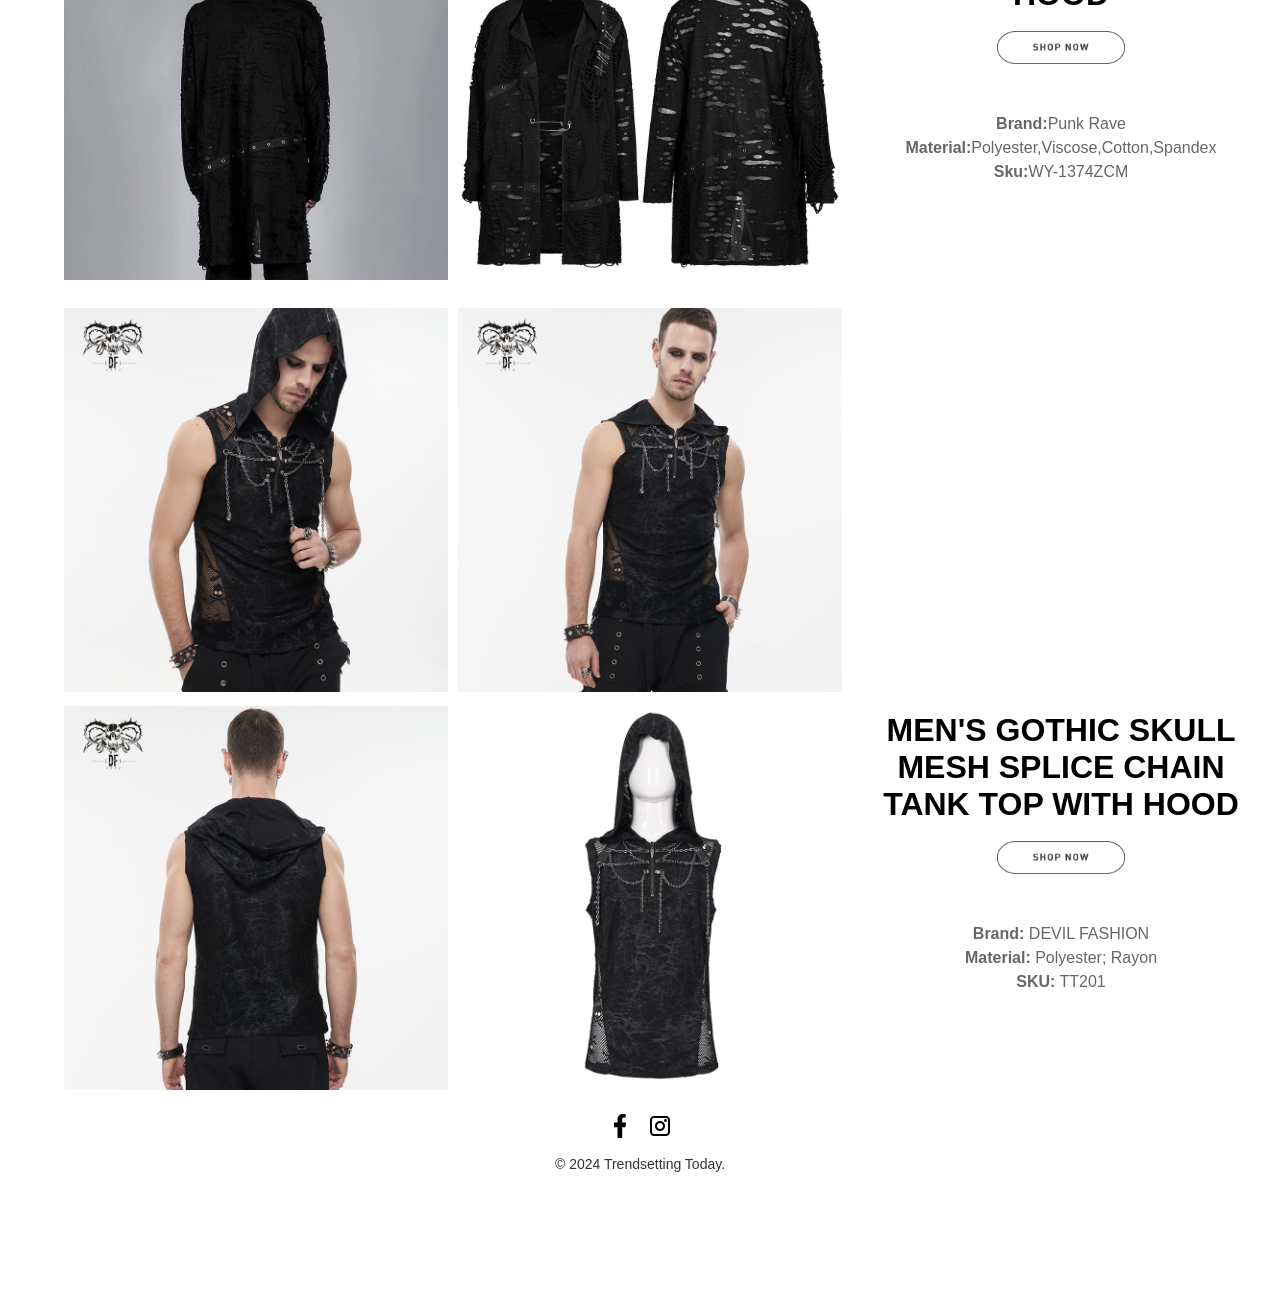
<file: pages/punkwear.html>
<!DOCTYPE html>
<html lang="en">
<head>
    <meta charset="UTF-8">
    <meta name="viewport" content="width=device-width, initial-scale=1.0">
    <title>Trendsetting Today</title>
    <link rel="stylesheet" href="../css/streetwear.css">
    <link href="https://fonts.googleapis.com/css2?family=Archivo:ital,wght@0,100..900;1,100..900&family=Cabin:ital,wght@0,400..700;1,400..700&family=Varela+Round&display=swap" rel="stylesheet">
    <link href="https://fonts.googleapis.com/css2?family=Archivo:ital,wght@0,100..900;1,100..900&family=Cabin:ital,wght@0,400..700;1,400..700&family=Questrial&family=Varela+Round&display=swap" rel="stylesheet">
</head>
<body>
    <header>
        <a href="index.html" class="logo">
            <img src="../img/Black Logo.png" alt="Trendsetting Today Logo">
        </a>
        <nav>
            <ul>
                <li><a href="index.html">Home</a></li>
                <li><a href="about.html">About</a></li>
                <li>
                    <a href=""  class="dropdown-toggle" id="current" aria-haspopup="true" aria-expanded="false">Discover</a>
                    <ul> <div class="dropdown" role="menu" aria-hidden="true">
                        <ul>
                            <li role="menuitem"><a href="streetwear.html">Street Wear</a></li>
                            <li role="menuitem"><a href="eastasian.html">East Asian Wear</a></li>
                            <li role="menuitem"><a href="softgirl.html">Soft Girl Wear</a></li>
                            <li role="menuitem"><a href="punkwear.html" class="current">Punk Wear</a></li>
                            <li role="menuitem"><a href="sportwear.html">Sport Wear</a></li>
                            <li role="menuitem"><a href="casualwear.html">Casual Wear</a></li>
                        </ul>
                    </div></ul>
                </li>
                <li><a href="contactus.html">Contact Us</a></li>
            </ul>
        </nav>
    </header>

    <h1 class="lookbookName">PUNK LOOKBOOK</h1>
        <div class="lookbook-section">
            <div class="lookbook-images">
                <div class="image-item">
                    <img src="../img/punk/1.jpg" alt="THE GOTHIC THEORY SHIRT - BLACK">
                </div>
                <div class="image-item">
                    <img src="../img/punk/2.png" alt="THE GOTHIC THEORY SHIRT - BLACK">
                </div>
                <div class="image-item">
                    <img src="../img/punk/3.png" alt="THE GOTHIC THEORY SHIRT - BLACK">
                </div>
                <div class="image-item">
                    <img src="../img/punk/4.png" alt="THE GOTHIC THEORY SHIRT - BLACK">
                </div>
            </div>
            <div class="description">
                <p class="bastaTitle">THE GOTHIC THEORY SHIRT - BLACK</p> <br> <br>
                <a href="https://punkrave.ch/products/the-gothic-theory-shirt-black"class="bastaPrice" target="_blank"><img src="../img/shop.png" alt="" title="Affliate"></a>
                <div class="list"> <br><br>
                    <li><b>Colors :</b> This item may be available in white or black.</li>
                    <li><b>Fabric composition :</b> 60% cotton and 40% flax.</li> <br>
                    <li>The main material is made of high quality linen fabric</li>
                    <li>Spring, Summer</li>
                </div>
            </div>
        </div>

        <div class="lookbook-section">
            <div class="lookbook-images">
                <div class="image-item">
                    <img src="../img/punk/5.png" alt="PENDING THE MOONLIGHT JACKET">
                </div>
                <div class="image-item">
                    <img src="../img/punk/6.png" alt="PENDING THE MOONLIGHT JACKET">
                </div>
                <div class="image-item">
                    <img src="../img/punk/7.png" alt="PENDING THE MOONLIGHT JACKET">
                </div>
                <div class="image-item">
                    <img src="../img/punk/8.png" alt="PENDING THE MOONLIGHT JACKET">
                </div>
            </div>
            <div class="description">
                <p class="bastaTitle">PENDING THE MOONLIGHT JACKET</p> <br>
                <a href="https://punkrave.ch/products/pending-the-moonlight-jacket"class="bastaPrice" target="_blank"><img src="../img/shop.png" alt="" title="Affliate"></a>
                <div class="list"> <br><br>
                <div class="list">
                    <li>Black velveteen jacket with standing collar, magnificent lace decoration on the front, adjustable lacing on the back & little charming buttons on the cuffs.</li> 
                </div>
            </div>
        </div>

        <div class="lookbook-section">
            <div class="lookbook-images">
                <div class="image-item">
                    <img src="../img/punk/9.png" alt="DARK LUXURY COAT">
                </div>
                <div class="image-item">
                    <img src="../img/punk/10.png" alt="DARK LUXURY COAT">
                </div>
                <div class="image-item">
                    <img src="../img/punk/11.png" alt="DARK LUXURY COAT">
                </div>
                <div class="image-item">
                    <img src="../img/punk/12.png" alt="DARK LUXURY COAT">
                </div>
            </div>
            <div class="description">
                <p class="bastaTitle">DARK LUXURY COAT</p> <br>
                <a href="https://punkrave.ch/products/dark-luxury-coat"class="bastaPrice" target="_blank"><img src="../img/shop.png" alt="" title="Affliate"></a>
                <div class="list"> <br><br>
                <div class="list">
                    <li>Stunning fake two-pieces tailcoat made of high quality woven fabric. Jacquard inserts, belted cuffs, stand collar and silver tone carved metal buttons. Fitted style.</li> <BR></BR>
                    <li><b>STYLES:</b> Gothic, Fantasy, Alternative-chic, Alternative Daily, Military, Industrial, Victorian, Visual Kei, Edwardian, Punk</li>
                </div>
            </div>
        </div>

        <div class="lookbook-section">
            <div class="lookbook-images">
                <div class="image-item">
                    <img src="../img/punk/13.jpg" alt="MEN'S GOTHIC RIPPED CLIP CARDIGAN WITH HOOD">
                </div>
                <div class="image-item">
                    <img src="../img/punk/14.jpg" alt="MEN'S GOTHIC RIPPED CLIP CARDIGAN WITH HOOD">
                </div>
                <div class="image-item">
                    <img src="../img/punk/15.jpg" alt="MEN'S GOTHIC RIPPED CLIP CARDIGAN WITH HOOD">
                </div>
                <div class="image-item">
                    <img src="../img/punk/16.jpg" alt="MEN'S GOTHIC RIPPED CLIP CARDIGAN WITH HOOD">
                </div>
            </div>
            <div class="description">
                <p class="bastaTitle">MEN'S GOTHIC RIPPED CLIP CARDIGAN WITH HOOD</p> <br>
                <a href="https://punkdesign.shop/collections/mens-cardigans/products/mens-gothic-ripped-clip-cardigan-with-hood?fbclid=IwZXh0bgNhZW0CMTEAAR2sjo9gyFSYsLSRui4zbBc64QdABrTZP0J5xYlPsQE6yZZp2t6RBd-GTWM_aem_NlCxNDYMgyZR1rdMQkKI-g"class="bastaPrice" target="_blank"><img src="../img/shop.png" alt="" title="Affliate"></a>
                <div class="list"> <br><br>
                <div class="list">
                    <li><B>Brand:</B>Punk Rave</li>
                    <li><B>Material:</B>Polyester,Viscose,Cotton,Spandex</li>
                    <li><B>Sku:</B>WY-1374ZCM</li>
                    
                </div>
            </div>
        </div>

        <div class="lookbook-section">
            <div class="lookbook-images">
                <div class="image-item">
                    <img src="../img/punk/17.jpg" alt="MEN'S GOTHIC SKULL MESH SPLICE CHAIN TANK TOP WITH HOOD">
                </div>
                <div class="image-item">
                    <img src="../img/punk/18.jpg" alt="MEN'S GOTHIC SKULL MESH SPLICE CHAIN TANK TOP WITH HOOD">
                </div>
                <div class="image-item">
                    <img src="../img/punk/19.jpg" alt="MEN'S GOTHIC SKULL MESH SPLICE CHAIN TANK TOP WITH HOOD">
                </div>
                <div class="image-item">
                    <img src="../img/punk/20.jpg" alt="MEN'S GOTHIC SKULL MESH SPLICE CHAIN TANK TOP WITH HOOD">
                </div>
            </div>
            <div class="description">
                <p class="bastaTitle">MEN'S GOTHIC SKULL MESH SPLICE CHAIN TANK TOP WITH HOOD</p> <br>
                <a href="https://punkdesign.shop/collections/men-t-shirts/products/mens-gothic-skull-mesh-splice-chain-tank-top-with-hood?fbclid=IwZXh0bgNhZW0CMTEAAR1kYCG9iAf_01OfiMiqZIP_nxukUrNjOlkD3GCD1RU-6OZfNZf8D5p-scU_aem_wJW8VI8o4UW9Y6c-uTJPBQ"class="bastaPrice" target="_blank"><img src="../img/shop.png" alt="" title="Affliate"></a>
                <div class="list"> <br><br>
                <div class="list">
                    <li><b>Brand:</b> DEVIL FASHION</li>
                    <li><b>Material:</b> Polyester; Rayon</li>
                    <li><b>SKU:</b> TT201</li>
                </div>
            </div>
        </div>
        
        <footer>
            <div class="footer-container">
            <div class="social-icons">
                <a href="#"><img src="../img/Socials/facebook.svg" alt="Facebook" class="icon"></a>
                <a href="#"><img src="../img/Socials/instagram.svg" alt="Instagram" class="icon"></a>
            </div>
            <p>© 2024 Trendsetting Today.</p>
            </div>
        </footer>

        <div id="imageModal" class="modal">
            <span class="close" onclick="closeModal()">&times;</span>
            <img class="modal-content" id="modalImage">
            <div id="caption"></div>
            <button class="prev" onclick="changeImage(-1)">&#10094;</button>
            <button class="next" onclick="changeImage(1)">&#10095;</button>
        </div>

    <script src="../js/script2.js"></script>
</body>
</html>
</file>
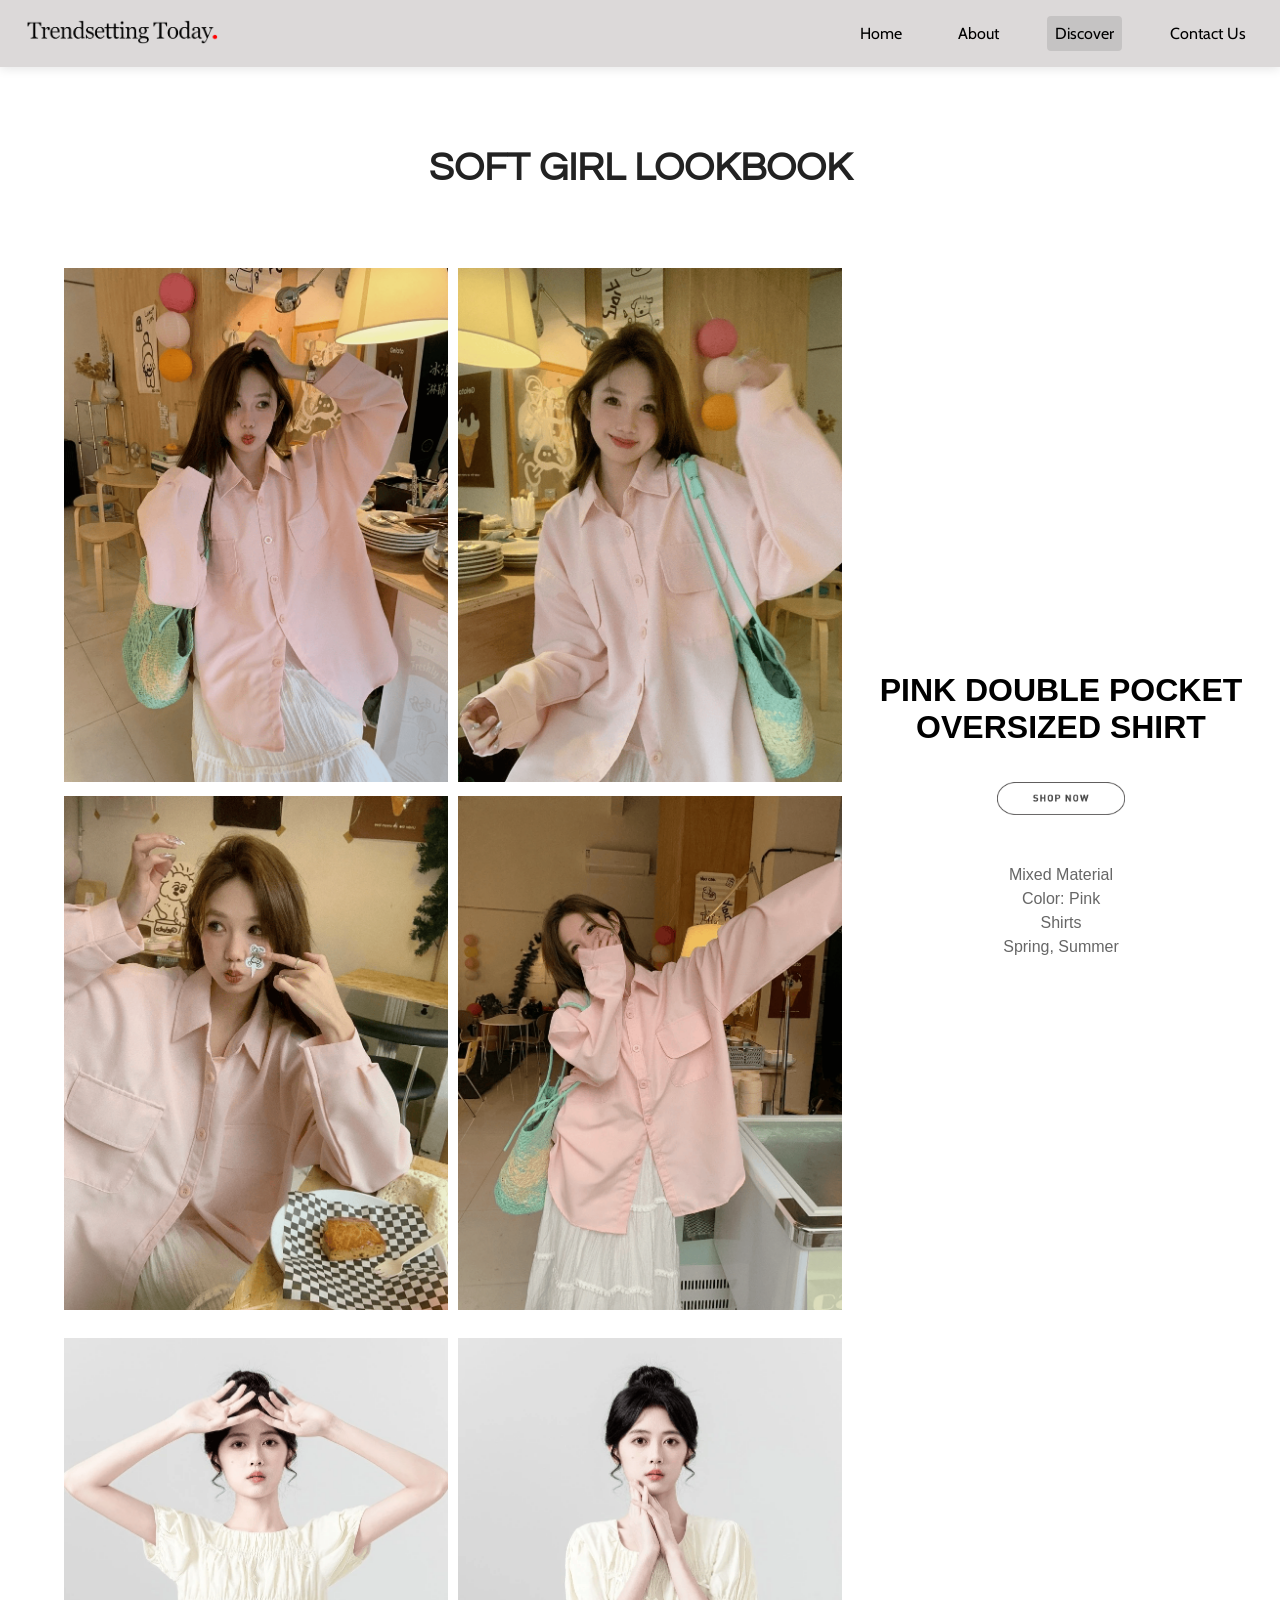
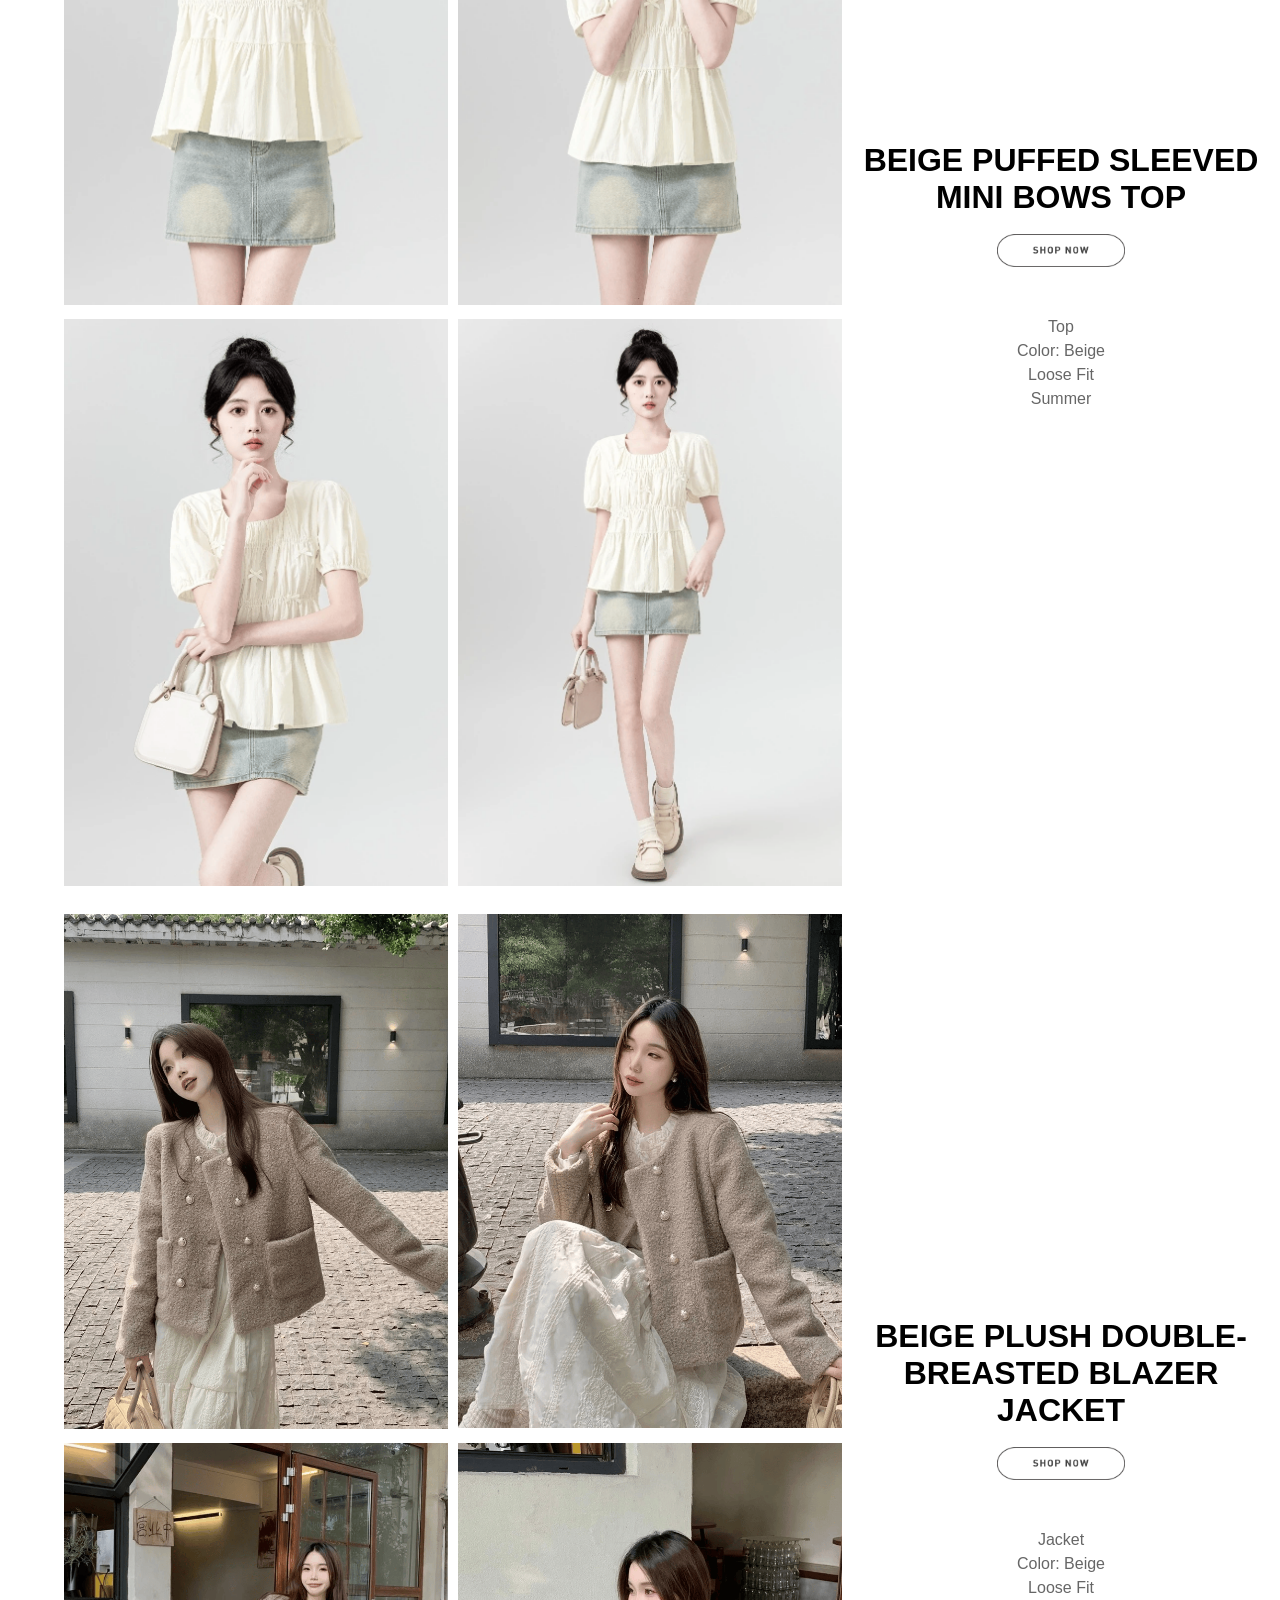
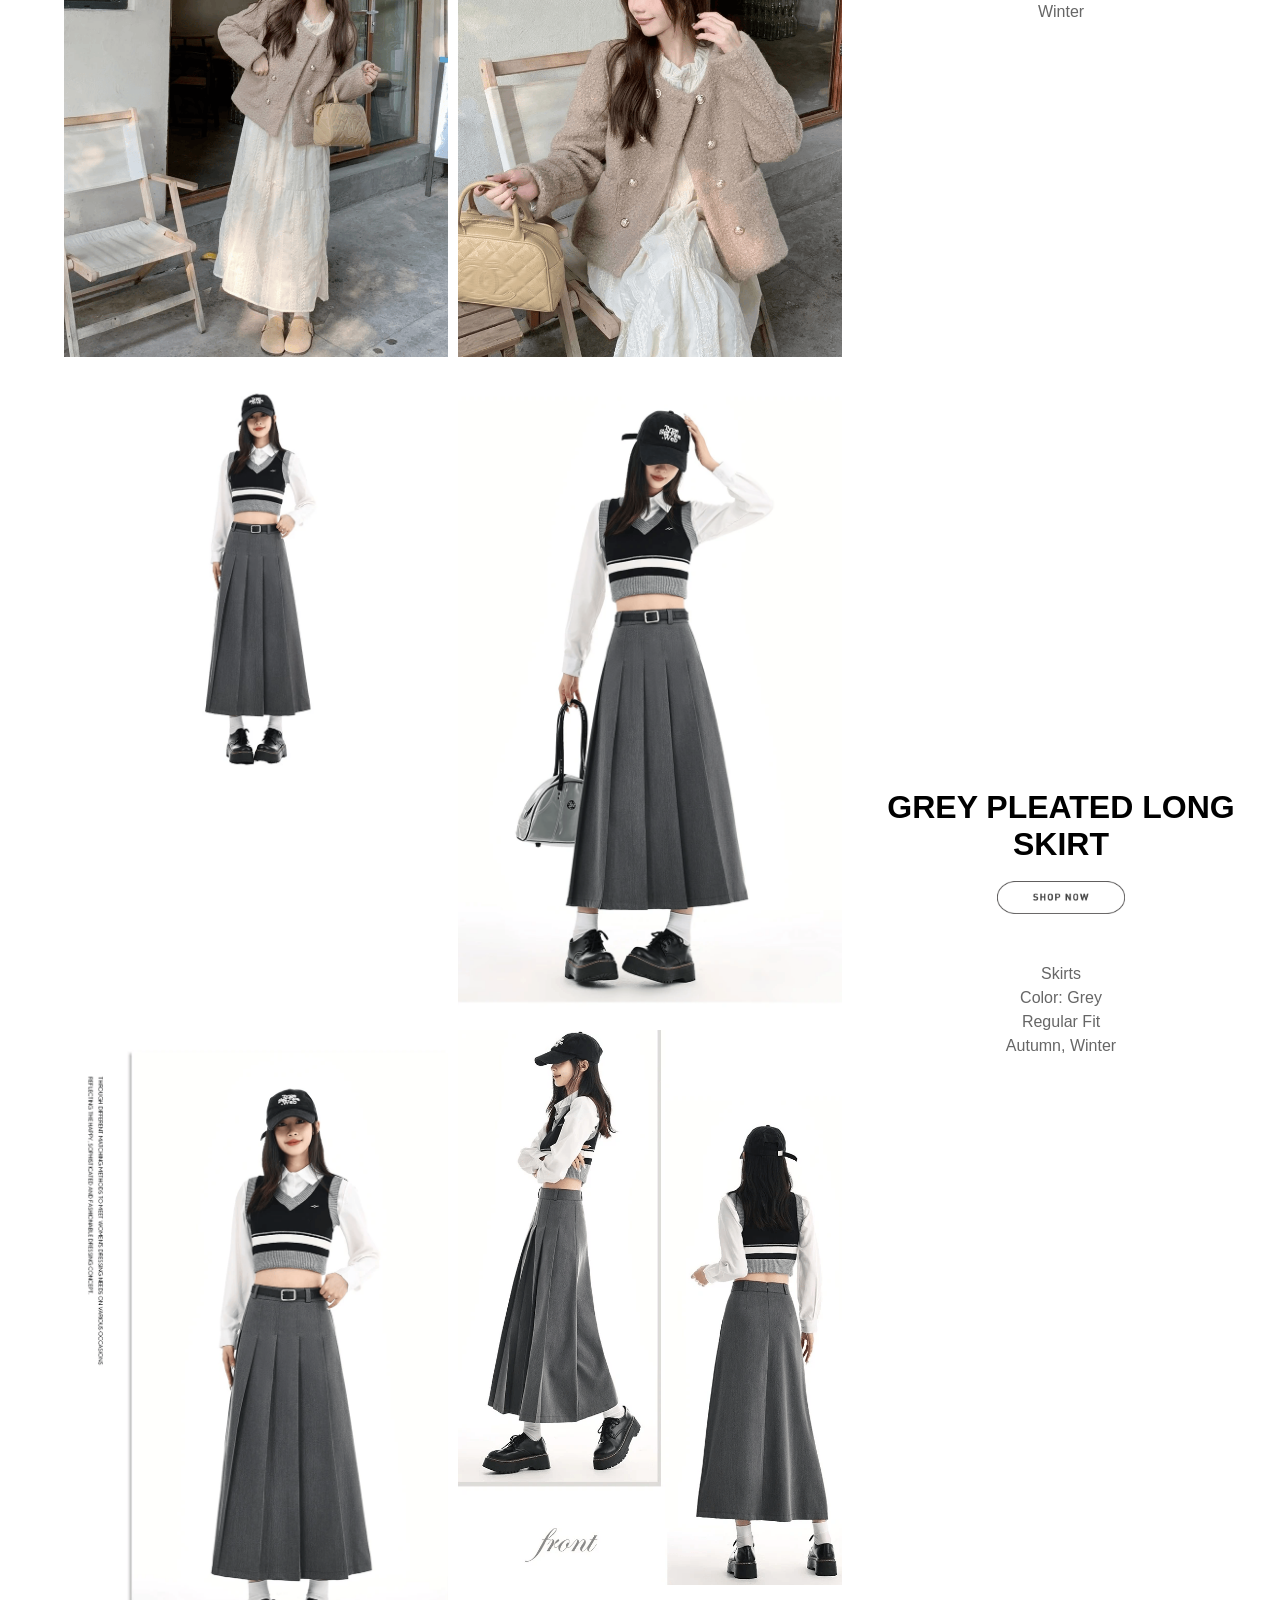
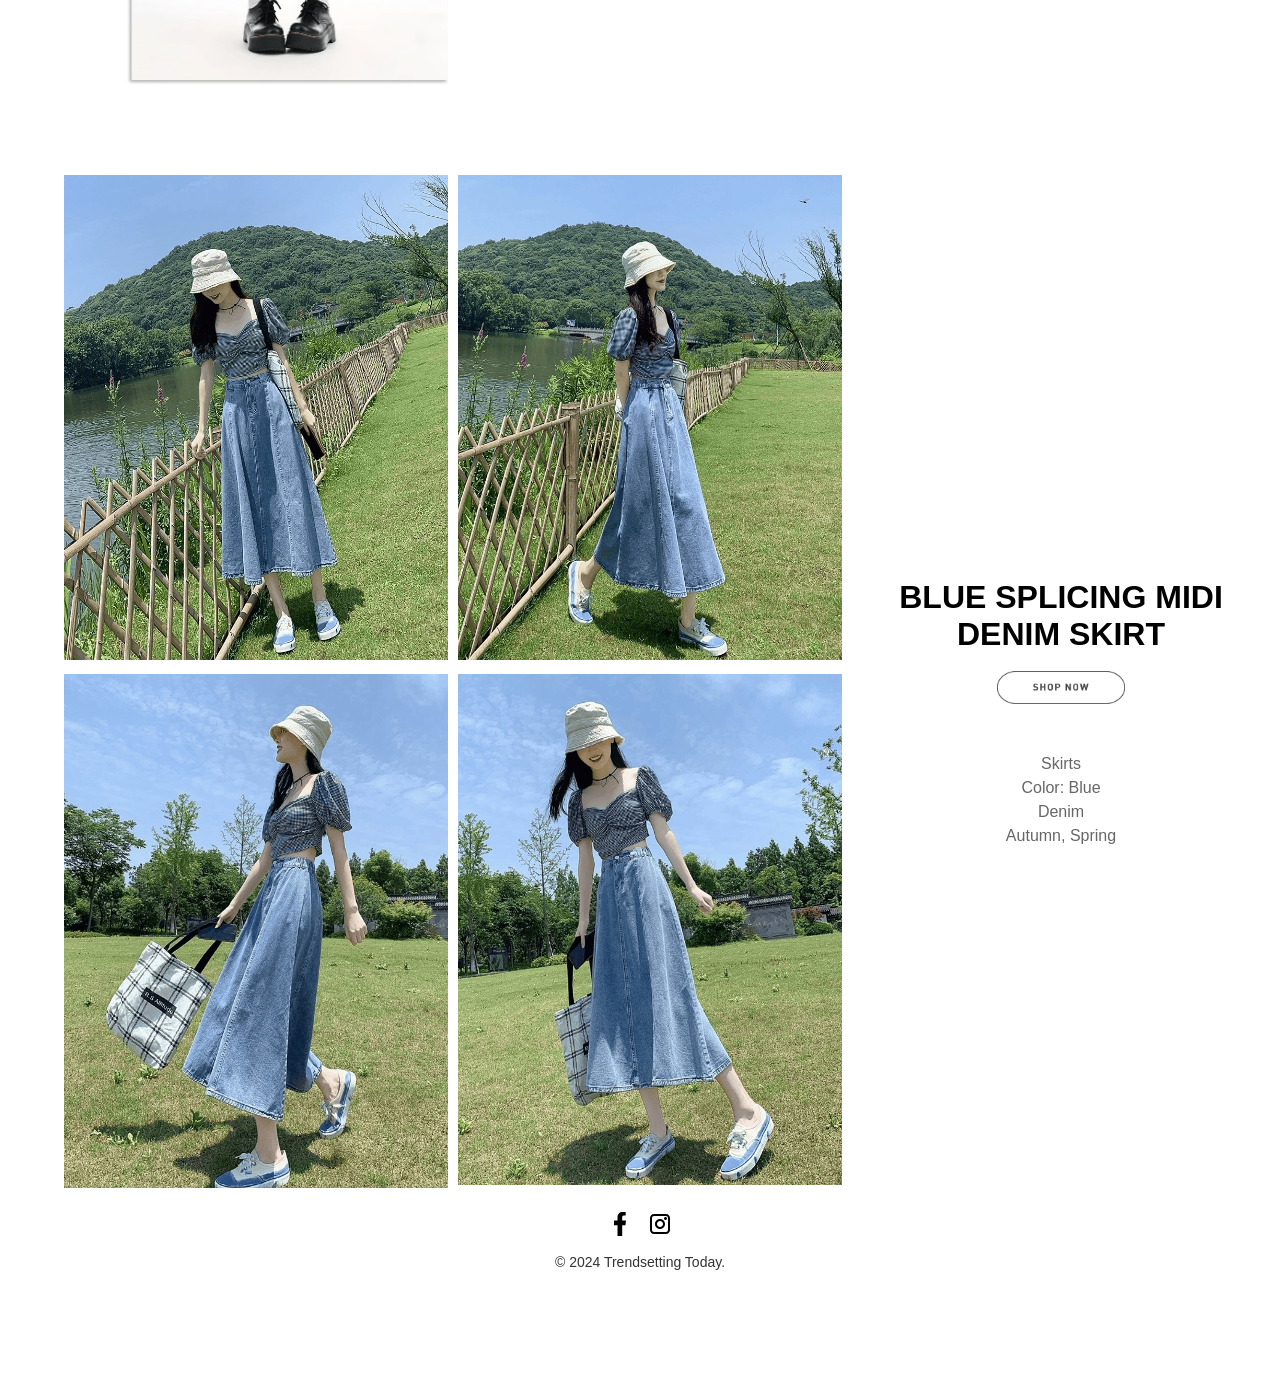
<file: pages/softgirl.html>
<!DOCTYPE html>
<html lang="en">
<head>
    <meta charset="UTF-8">
    <meta name="viewport" content="width=device-width, initial-scale=1.0">
    <title>Trendsetting Today</title>
    <link rel="stylesheet" href="../css/streetwear.css">
    <link href="https://fonts.googleapis.com/css2?family=Archivo:ital,wght@0,100..900;1,100..900&family=Cabin:ital,wght@0,400..700;1,400..700&family=Varela+Round&display=swap" rel="stylesheet">
    <link href="https://fonts.googleapis.com/css2?family=Archivo:ital,wght@0,100..900;1,100..900&family=Cabin:ital,wght@0,400..700;1,400..700&family=Questrial&family=Varela+Round&display=swap" rel="stylesheet">
</head>
<body>
    <header>
        <a href="index.html" class="logo">
            <img src="../img/Black Logo.png" alt="Trendsetting Today Logo">
        </a>
        <nav>
            <ul>
                <li><a href="index.html">Home</a></li>
                <li><a href="about.html">About</a></li>
                <li>
                    <a href=""  class="dropdown-toggle" id="current" aria-haspopup="true" aria-expanded="false">Discover</a>
                    <ul> <div class="dropdown" role="menu" aria-hidden="true">
                        <ul>
                            <li role="menuitem"><a href="streetwear.html">Street Wear</a></li>
                            <li role="menuitem"><a href="eastasian.html">East Asian Wear</a></li>
                            <li role="menuitem"><a href="softgirl.html" class="current">Soft Girl Wear</a></li>
                            <li role="menuitem"><a href="punkwear.html">Punk Wear</a></li>
                            <li role="menuitem"><a href="sportwear.html">Sport Wear</a></li>
                            <li role="menuitem"><a href="casualwear.html">Casual Wear</a></li>
                        </ul>
                    </div></ul>
                </li>
                <li><a href="contactus.html">Contact Us</a></li>
            </ul>
        </nav>
    </header>

    <h1 class="lookbookName">SOFT GIRL LOOKBOOK</h1>
        <div class="lookbook-section">
            <div class="lookbook-images">
                <div class="image-item">
                    <img src="../img/soft/1.png" alt="PINK DOUBLE POCKET OVERSIZED SHIRT">
                </div>
                <div class="image-item">
                    <img src="../img/soft/2.png" alt="PINK DOUBLE POCKET OVERSIZED SHIRT">
                </div>
                <div class="image-item">
                    <img src="../img/soft/3.png" alt="PINK DOUBLE POCKET OVERSIZED SHIRT">
                </div>
                <div class="image-item">
                    <img src="../img/soft/4.png" alt="PINK DOUBLE POCKET OVERSIZED SHIRT">
                </div>
            </div>
            <div class="description">
                <p class="bastaTitle">PINK DOUBLE POCKET OVERSIZED SHIRT</p> <br> <br>
                <a href="https://www.fashionchingu.com/p/pink-double-pocket-oversized-shirt-kang-hae-jun-family-by-choice/"class="bastaPrice" target="_blank"><img src="../img/shop.png" alt="" title="Affliate"></a>
                <div class="list"> <br><br>
                    <li>Mixed Material</li>
                    <li>Color: Pink</li>
                    <li>Shirts</li>
                    <li>Spring, Summer</li>
                </div>
            </div>
        </div>

        <div class="lookbook-section">
            <div class="lookbook-images">
                <div class="image-item">
                    <img src="../img/soft/5.png" alt="BEIGE PUFFED SLEEVED MINI BOWS TOP">
                </div>
                <div class="image-item">
                    <img src="../img/soft/6.png" alt="BEIGE PUFFED SLEEVED MINI BOWS TOP">
                </div>
                <div class="image-item">
                    <img src="../img/soft/7.png" alt="BEIGE PUFFED SLEEVED MINI BOWS TOP">
                </div>
                <div class="image-item">
                    <img src="../img/soft/8.png" alt="BEIGE PUFFED SLEEVED MINI BOWS TOP">
                </div>
            </div>
            <div class="description">
                <p class="bastaTitle">BEIGE PUFFED SLEEVED MINI BOWS TOP</p> <br>
                <a href="https://www.fashionchingu.com/p/beige-puffed-sleeves-mini-bows-top-baek-seok-ryu-love-next-door/"class="bastaPrice" target="_blank"><img src="../img/shop.png" alt="" title="Affliate"></a>
                <div class="list"> <br><br>
                <div class="list">
                    <li>Top</li>
                    <li>Color: Beige</li>
                    <li>Loose Fit</li>
                    <li>Summer</li>
                </div>
            </div>
        </div>

        <div class="lookbook-section">
            <div class="lookbook-images">
                <div class="image-item">
                    <img src="../img/soft/9.png" alt="BEIGE PLUSH DOUBLE-BREASTED BLAZER JACKET">
                </div>
                <div class="image-item">
                    <img src="../img/soft/12.png" alt="BEIGE PLUSH DOUBLE-BREASTED BLAZER JACKET">
                </div>
                <div class="image-item">
                    <img src="../img/soft/10.png" alt="BEIGE PLUSH DOUBLE-BREASTED BLAZER JACKET">
                </div>
                <div class="image-item">
                    <img src="../img/soft/11.png" alt="BEIGE PLUSH DOUBLE-BREASTED BLAZER JACKET">
                </div>
            </div>
            <div class="description">
                <p class="bastaTitle">BEIGE PLUSH DOUBLE-BREASTED BLAZER JACKET</p> <br>
                <a href="https://www.fashionchingu.com/p/beige-plush-double-breasted-blazer-jacket-son-hae-yeong-no-love-no-gain/"class="bastaPrice" target="_blank"><img src="../img/shop.png" alt="" title="Affliate"></a>
                <div class="list"> <br><br>
                <div class="list">
                    <li>Jacket</li>
                    <li>Color: Beige</li>
                    <li>Loose Fit</li>
                    <li>Winter</li>
                </div>
            </div>
        </div>

        <div class="lookbook-section">
            <div class="lookbook-images">
                <div class="image-item">
                    <img src="../img/soft/13.png" alt="GREY PLEATED LONG SKIRT">
                </div>
                <div class="image-item">
                    <img src="../img/soft/14.png" alt="GREY PLEATED LONG SKIRT">
                </div>
                <div class="image-item">
                    <img src="../img/soft/15.png" alt="GREY PLEATED LONG SKIRT">
                </div>
                <div class="image-item">
                    <img src="../img/soft/16.png" alt="GREY PLEATED LONG SKIRT">
                </div>
            </div>
            <div class="description">
                <p class="bastaTitle">GREY PLEATED LONG SKIRT</p> <br>
                <a href="https://www.fashionchingu.com/p/grey-pleated-long-skirt-yoon-stayc/"class="bastaPrice" target="_blank"><img src="../img/shop.png" alt="" title="Affliate"></a>
                <div class="list"> <br><br>
                <div class="list">
                    <li>Skirts</li>
                    <li>Color: Grey</li>
                    <li>Regular Fit</li>
                    <li>Autumn, Winter</li>
                </div>
            </div>
        </div>

        <div class="lookbook-section">
            <div class="lookbook-images">
                <div class="image-item">
                    <img src="../img/soft/17.png" alt="BLUE SPLICING MIDI DENIM SKIRT">
                </div>
                <div class="image-item">
                    <img src="../img/soft/20.png" alt="BLUE SPLICING MIDI DENIM SKIRT">
                </div>
                <div class="image-item">
                    <img src="../img/soft/19.png" alt="BLUE SPLICING MIDI DENIM SKIRT">
                </div>
                <div class="image-item">
                    <img src="../img/soft/18.png" alt="BLUE SPLICING MIDI DENIM SKIRT">
                </div>
            </div>
            <div class="description">
                <p class="bastaTitle">BLUE SPLICING MIDI DENIM SKIRT</p> <br>
                <a href="https://www.fashionchingu.com/p/blue-splicing-midi-denim-skirt-winter-aespa/"class="bastaPrice" target="_blank"><img src="../img/shop.png" alt="" title="Affliate"></a>
                <div class="list"> <br><br>
                <div class="list">
                    <li>Skirts</li>
                    <li>Color: Blue</li>
                    <li>Denim</li>
                    <li>Autumn, Spring</li>
                </div>
            </div>
        </div>
        
        <footer>
            <div class="footer-container">
            <div class="social-icons">
                <a href="#"><img src="../img/Socials/facebook.svg" alt="Facebook" class="icon"></a>
                <a href="#"><img src="../img/Socials/instagram.svg" alt="Instagram" class="icon"></a>
            </div>
            <p>© 2024 Trendsetting Today.</p>
            </div>
        </footer>

        <div id="imageModal" class="modal">
            <span class="close" onclick="closeModal()">&times;</span>
            <img class="modal-content" id="modalImage">
            <div id="caption"></div>
            <button class="prev" onclick="changeImage(-1)">&#10094;</button>
            <button class="next" onclick="changeImage(1)">&#10095;</button>
        </div>

    <script src="../js/script2.js"></script>
</body>
</html>
</file>
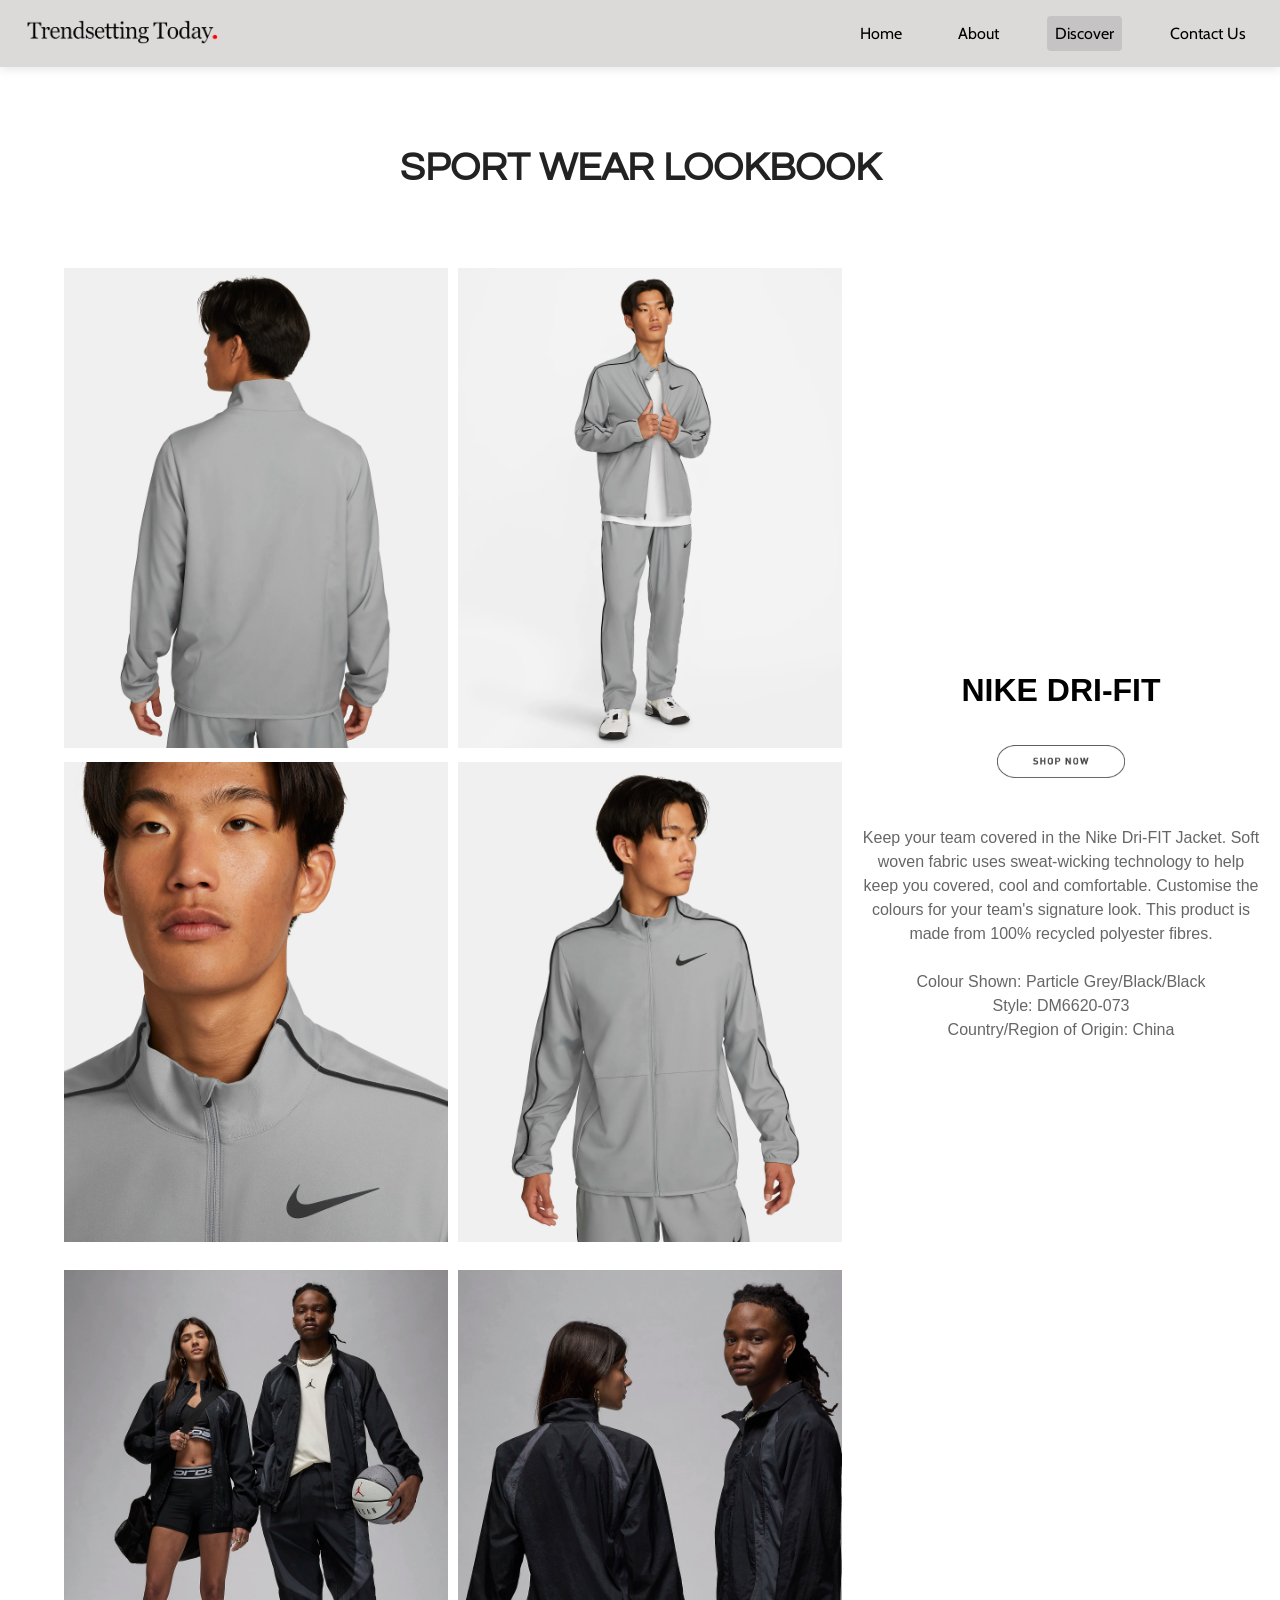
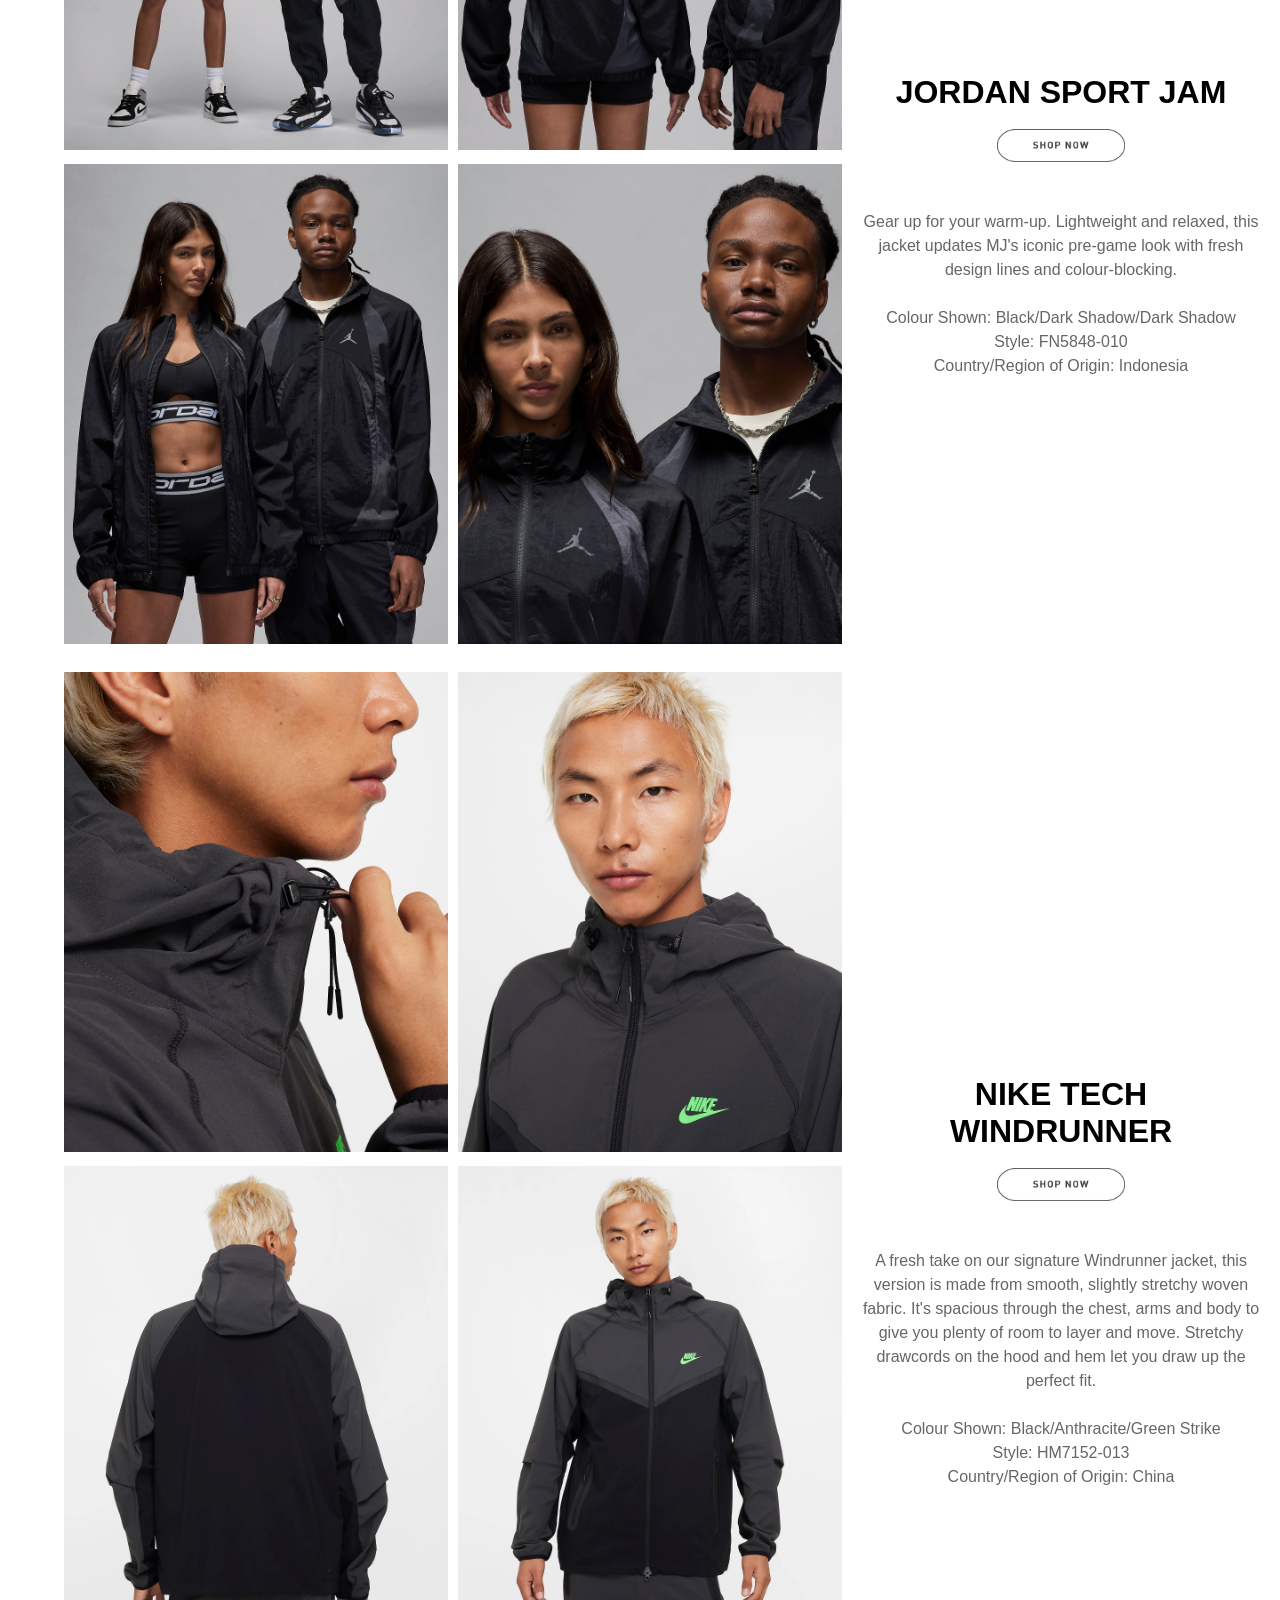
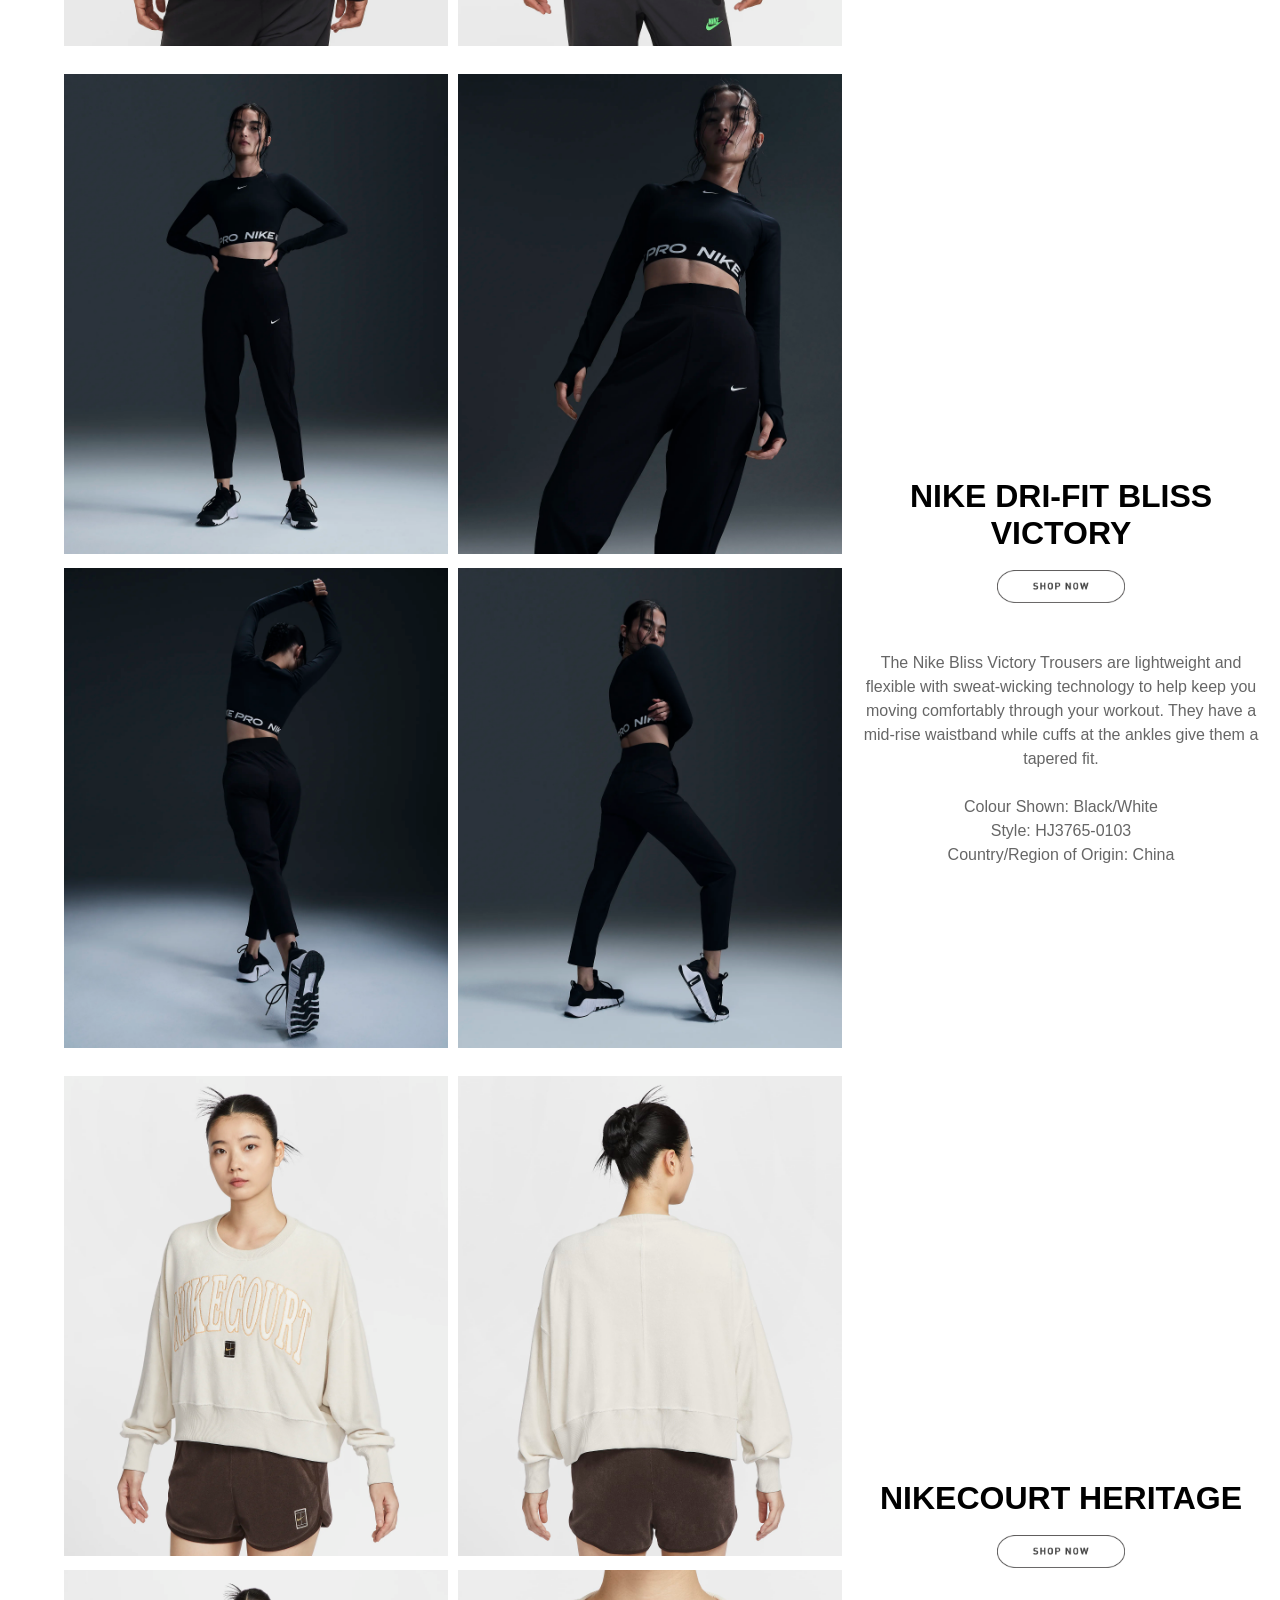
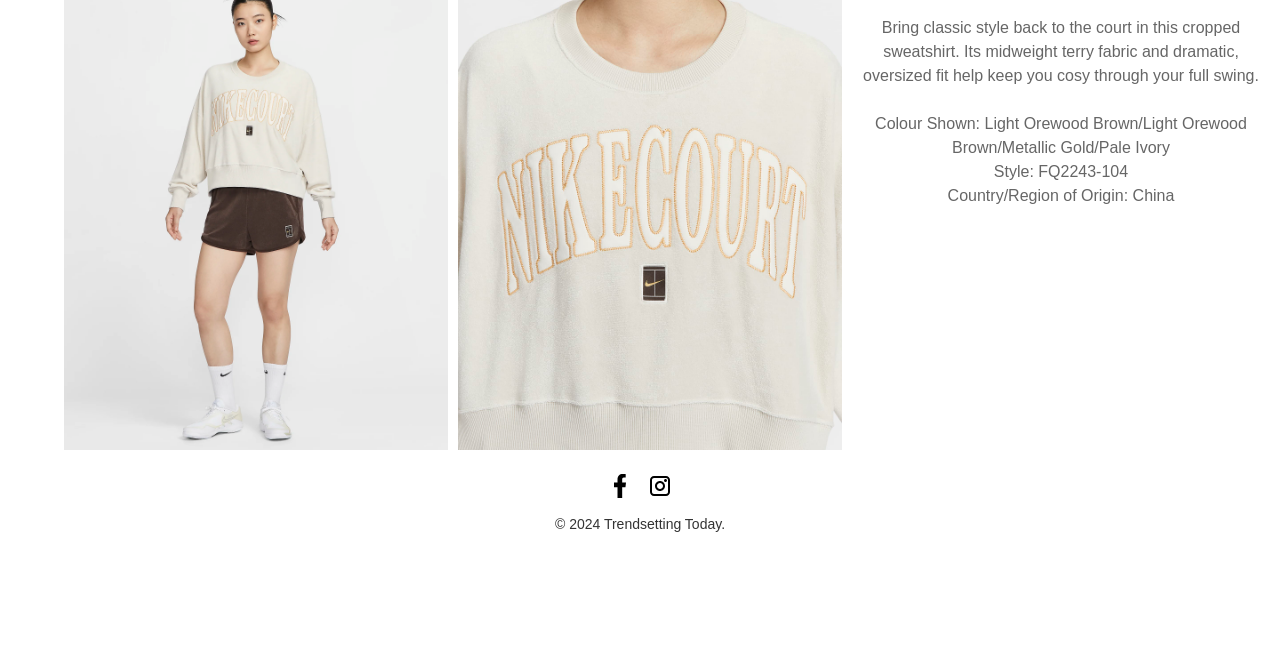
<file: pages/sportwear.html>
<!DOCTYPE html>
<html lang="en">
<head>
    <meta charset="UTF-8">
    <meta name="viewport" content="width=device-width, initial-scale=1.0">
    <title>Trendsetting Today</title>
    <link rel="stylesheet" href="../css/streetwear.css">
    <link href="https://fonts.googleapis.com/css2?family=Archivo:ital,wght@0,100..900;1,100..900&family=Cabin:ital,wght@0,400..700;1,400..700&family=Varela+Round&display=swap" rel="stylesheet">
    <link href="https://fonts.googleapis.com/css2?family=Archivo:ital,wght@0,100..900;1,100..900&family=Cabin:ital,wght@0,400..700;1,400..700&family=Questrial&family=Varela+Round&display=swap" rel="stylesheet">
</head>
<body>
    <header>
        <a href="index.html" class="logo">
            <img src="../img/Black Logo.png" alt="Trendsetting Today Logo">
        </a>
        <nav>
            <ul>
                <li><a href="index.html">Home</a></li>
                <li><a href="about.html">About</a></li>
                <li>
                    <a href=""  class="dropdown-toggle" id="current" aria-haspopup="true" aria-expanded="false">Discover</a>
                    <ul> <div class="dropdown" role="menu" aria-hidden="true">
                        <ul>
                            <li role="menuitem"><a href="streetwear.html">Street Wear</a></li>
                            <li role="menuitem"><a href="eastasian.html">East Asian Wear</a></li>
                            <li role="menuitem"><a href="softgirl.html">Soft Girl</a></li>
                            <li role="menuitem"><a href="punkwear.html">Punk Wear</a></li>
                            <li role="menuitem"><a href="sportwear.html" class="current">Sport Wear</a></li>
                            <li role="menuitem"><a href="casualwear.html">Casual Wear</a></li>
                        </ul>
                    </div></ul>
                </li>
                <li><a href="contactus.html">Contact Us</a></li>
            </ul>
        </nav>
    </header>

    <h1 class="lookbookName">SPORT WEAR LOOKBOOK</h1>
        <div class="parent-container"></div>
            <div class="lookbook-section">
                <div class="lookbook-images">
                    <div class="image-item">
                        <img src="../img/sport/1.png" alt="NIKE DRI-FIT">
                    </div>
                    <div class="image-item">
                        <img src="../img/sport/2.png" alt="NIKE DRI-FIT">
                    </div>
                    <div class="image-item">
                        <img src="../img/sport/3.jpg" alt="NIKE DRI-FIT">
                    </div>
                    <div class="image-item">
                        <img src="../img/sport/4.png" alt="NIKE DRI-FIT">
                    </div>
                </div>
                <div class="description">
                    <p class="bastaTitle">NIKE DRI-FIT</p> <br> <br>
                    <a href="https://www.nike.com/ph/t/dri-fit-woven-training-jacket-j0PLdZ/DM6620-073"class="bastaPrice" target="_blank"><img src="../img/shop.png" alt="" title="Affliate"></a>
                    <div class="list"> <br><br>
                        <li>Keep your team covered in the Nike Dri-FIT Jacket. Soft woven fabric uses sweat-wicking technology to help keep you covered, cool and comfortable. Customise the colours for your team's signature look. This product is made from 100% recycled polyester fibres.
                        </li> <br>
                        <li>Colour Shown: Particle Grey/Black/Black</li>
                        <li>Style: DM6620-073</li>
                        <li>Country/Region of Origin: China</li>
                    </div>
                </div>
            </div>

            <div class="lookbook-section">
                <div class="lookbook-images">
                    <div class="image-item">
                        <img src="../img/sport/5.png" alt="JORDAN SPORT JAM">
                    </div>
                    <div class="image-item">
                        <img src="../img/sport/6.png" alt="JORDAN SPORT JAM">
                    </div>
                    <div class="image-item">
                        <img src="../img/sport/7.jpg" alt="JORDAN SPORT JAM">
                    </div>
                    <div class="image-item">
                        <img src="../img/sport/8.jpg" alt="JORDAN SPORT JAM">
                    </div>
                </div>
                <div class="description">
                    <p class="bastaTitle">JORDAN SPORT JAM</p> <br>
                    <a href="https://www.nike.com/ph/t/jordan-sport-jam-warm-up-jacket-JcFZsM/FN5848-010"class="bastaPrice" target="_blank"><img src="../img/shop.png" alt="" title="Affliate"></a>
                    <div class="list"> <br><br>
                    <div class="list">
                        <li>Gear up for your warm-up. Lightweight and relaxed, this jacket updates MJ's iconic pre-game look with fresh design lines and colour-blocking.</li> <br>
                        <li>Colour Shown: Black/Dark Shadow/Dark Shadow</li>
                        <li>Style: FN5848-010</li>
                        <li>Country/Region of Origin: Indonesia</li>
                    
                    </div>
                </div>
            </div>

            <div class="lookbook-section">
                <div class="lookbook-images">
                    <div class="image-item">
                        <img src="../img/sport/9.jpg" alt="NIKE TECH WINDRUNNER">
                    </div>
                    <div class="image-item">
                        <img src="../img/sport/10.jpg" alt="NIKE TECH WINDRUNNER">
                    </div>
                    <div class="image-item">
                        <img src="../img/sport/11.png" alt="NIKE TECH WINDRUNNER">
                    </div>
                    <div class="image-item">
                        <img src="../img/sport/12.png" alt="NIKE TECH WINDRUNNER">
                    </div>
                </div>
                <div class="description">
                    <p class="bastaTitle">NIKE TECH WINDRUNNER</p> <br>
                    <a href="https://www.nike.com/ph/t/tech-windrunner-woven-jacket-8BrM7g/HM7152-013"class="bastaPrice" target="_blank"><img src="../img/shop.png" alt="" title="Affliate"></a>
                    <div class="list"> <br><br>
                    <div class="list">
                        <li>A fresh take on our signature Windrunner jacket, this version is made from smooth, slightly stretchy woven fabric. It's spacious through the chest, arms and body to give you plenty of room to layer and move. Stretchy drawcords on the hood and hem let you draw up the perfect fit.</li> <br>
                        <li>Colour Shown: Black/Anthracite/Green Strike</li>
                        <li>Style: HM7152-013</li>
                        <li>Country/Region of Origin: China</li>
                    </div>
                </div>
            </div>

            <div class="lookbook-section">
                <div class="lookbook-images">
                    <div class="image-item">
                        <img src="../img/sport/13.png" alt="NIKE DRI-FIT BLISS VICTORY">
                    </div>
                    <div class="image-item">
                        <img src="../img/sport/14.png" alt="NIKE DRI-FIT BLISS VICTORY">
                    </div>
                    <div class="image-item">
                        <img src="../img/sport/15.png" alt="NIKE DRI-FIT BLISS VICTORY">
                    </div>
                    <div class="image-item">
                        <img src="../img/sport/16.png" alt="NIKE DRI-FIT BLISS VICTORY">
                    </div>
                </div>
                <div class="description">
                    <p class="bastaTitle">NIKE DRI-FIT BLISS VICTORY</p> <br>
                    <a href="https://www.nike.com/ph/t/dri-fit-bliss-victory-mid-rise-training-trousers-B92H3X/HJ3765-010"class="bastaPrice" target="_blank"><img src="../img/shop.png" alt="" title="Affliate"></a>
                    <div class="list"> <br><br>
                    <div class="list">
                        <li>The Nike Bliss Victory Trousers are lightweight and flexible with sweat-wicking technology to help keep you moving comfortably through your workout. They have a mid-rise waistband while cuffs at the ankles give them a tapered fit.</li> <br>
                        <li>Colour Shown: Black/White</li>
                        <li>Style: HJ3765-0103</li>
                        <li>Country/Region of Origin: China</li>
                    </div>
                </div>
            </div>

            <div class="lookbook-section">
                <div class="lookbook-images">
                    <div class="image-item">
                        <img src="../img/sport/17.png" alt="NIKECOURT HERITAGE">
                    </div>
                    <div class="image-item">
                        <img src="../img/sport/18.jpg" alt="NIKECOURT HERITAGE">
                    </div>
                    <div class="image-item">
                        <img src="../img/sport/19.png" alt="NIKECOURT HERITAGE">
                    </div>
                    <div class="image-item">
                        <img src="../img/sport/20.jpg" alt="NIKECOURT HERITAGE">
                    </div>
                </div>
                <div class="description">
                    <p class="bastaTitle">NIKECOURT HERITAGE</p> <br>
                    <a href="https://www.nike.com/ph/t/nikecourt-heritage-over-oversized-crew-neck-graphic-tennis-sweatshirt-2SXcVb/FQ2243-104"class="bastaPrice" target="_blank"><img src="../img/shop.png" alt="" title="Affliate"></a>
                    <div class="list"> <br><br>
                    <div class="list">
                        <li>Bring classic style back to the court in this cropped sweatshirt. Its midweight terry fabric and dramatic, oversized fit help keep you cosy through your full swing.</li> <br>
                        <li>Colour Shown: Light Orewood Brown/Light Orewood Brown/Metallic Gold/Pale Ivory</li>
                        <li>Style: FQ2243-104</li>
                        <li>Country/Region of Origin: China</li>
                    </div>
                </div>
            </div>

            <div id="imageModal" class="modal">
                <span class="close" onclick="closeModal()">&times;</span>
                <img class="modal-content" id="modalImage">
                <div id="caption"></div>
                <button class="prev" onclick="changeImage(-1)">&#10094;</button>
                <button class="next" onclick="changeImage(1)">&#10095;</button>
            </div>
            
            <footer>
                <div class="footer-container">
                <div class="social-icons">
                    <a href="#"><img src="../img/Socials/facebook.svg" alt="Facebook" class="icon"></a>
                    <a href="#"><img src="../img/Socials/instagram.svg" alt="Instagram" class="icon"></a>
                </div>
                <p>© 2024 Trendsetting Today.</p>
                </div>
            </footer>

    <script src="../js/script2.js"></script>
</body>
</html>
</file>
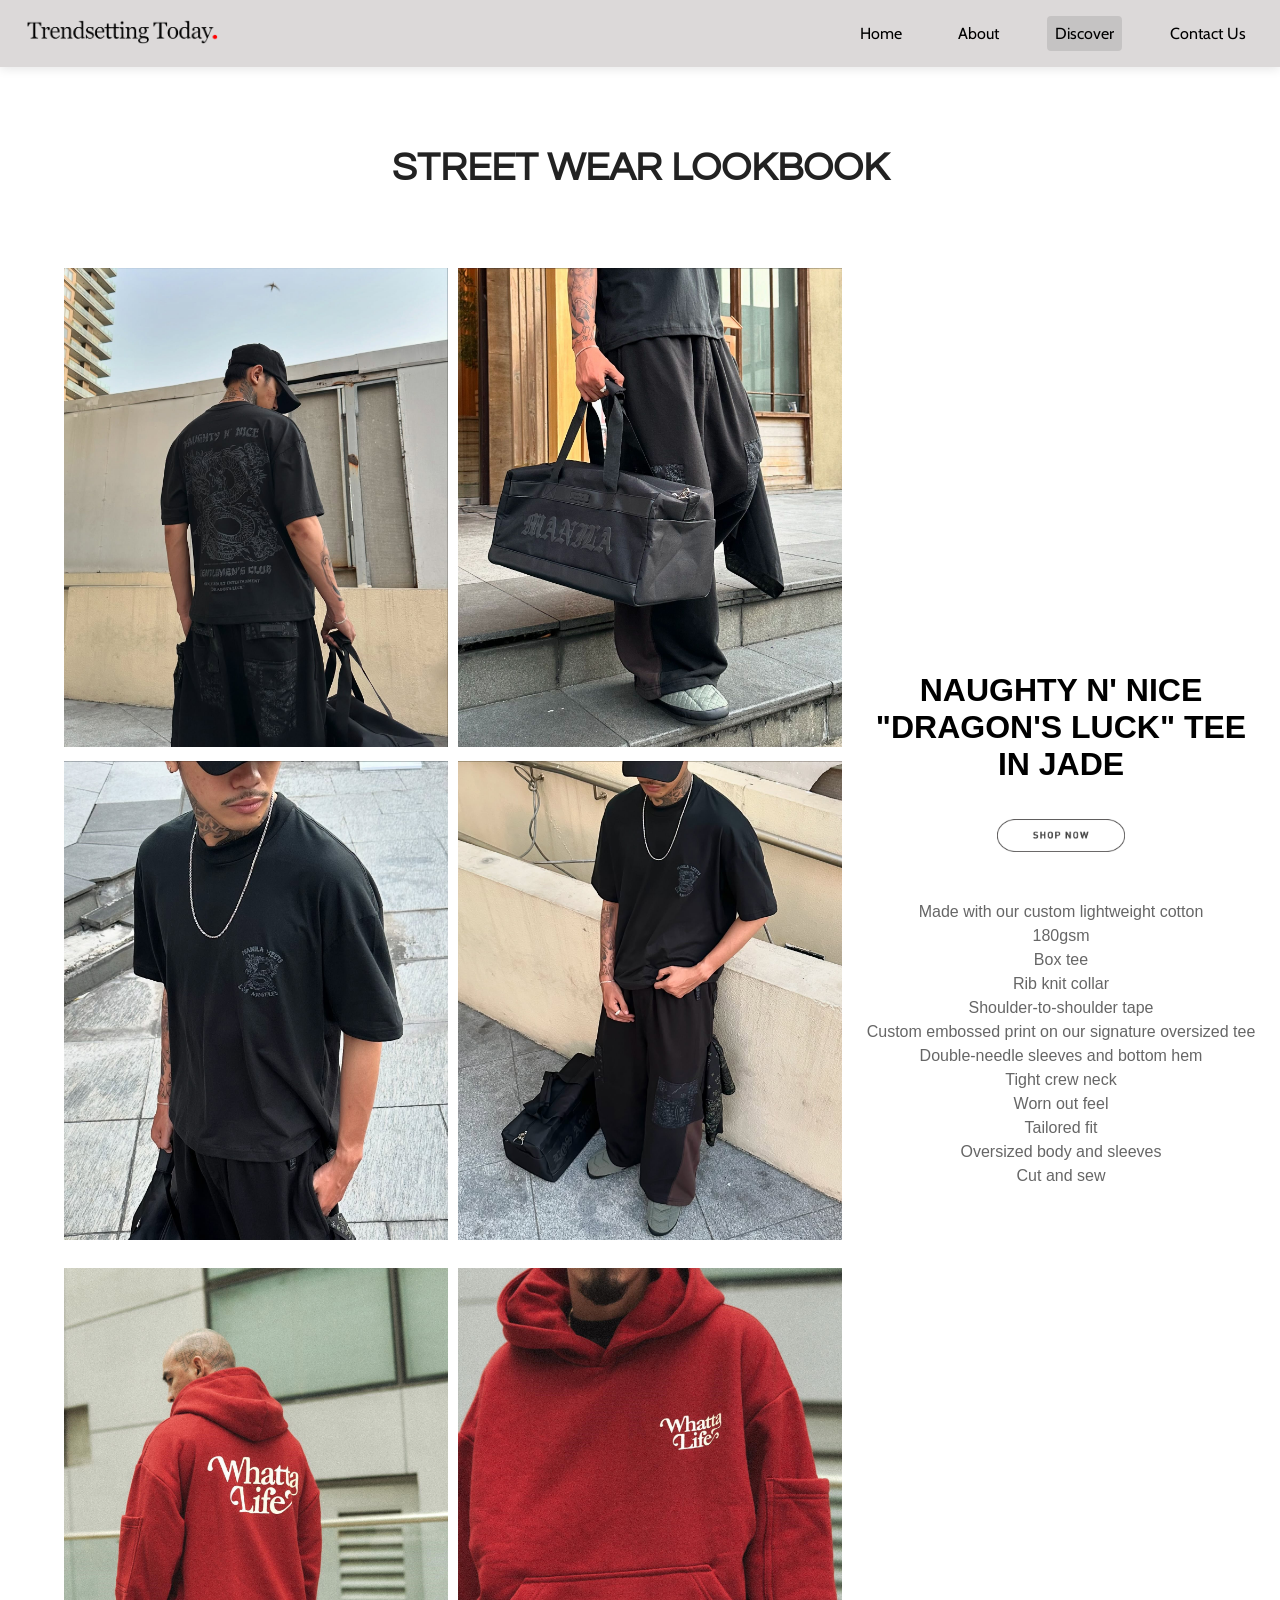
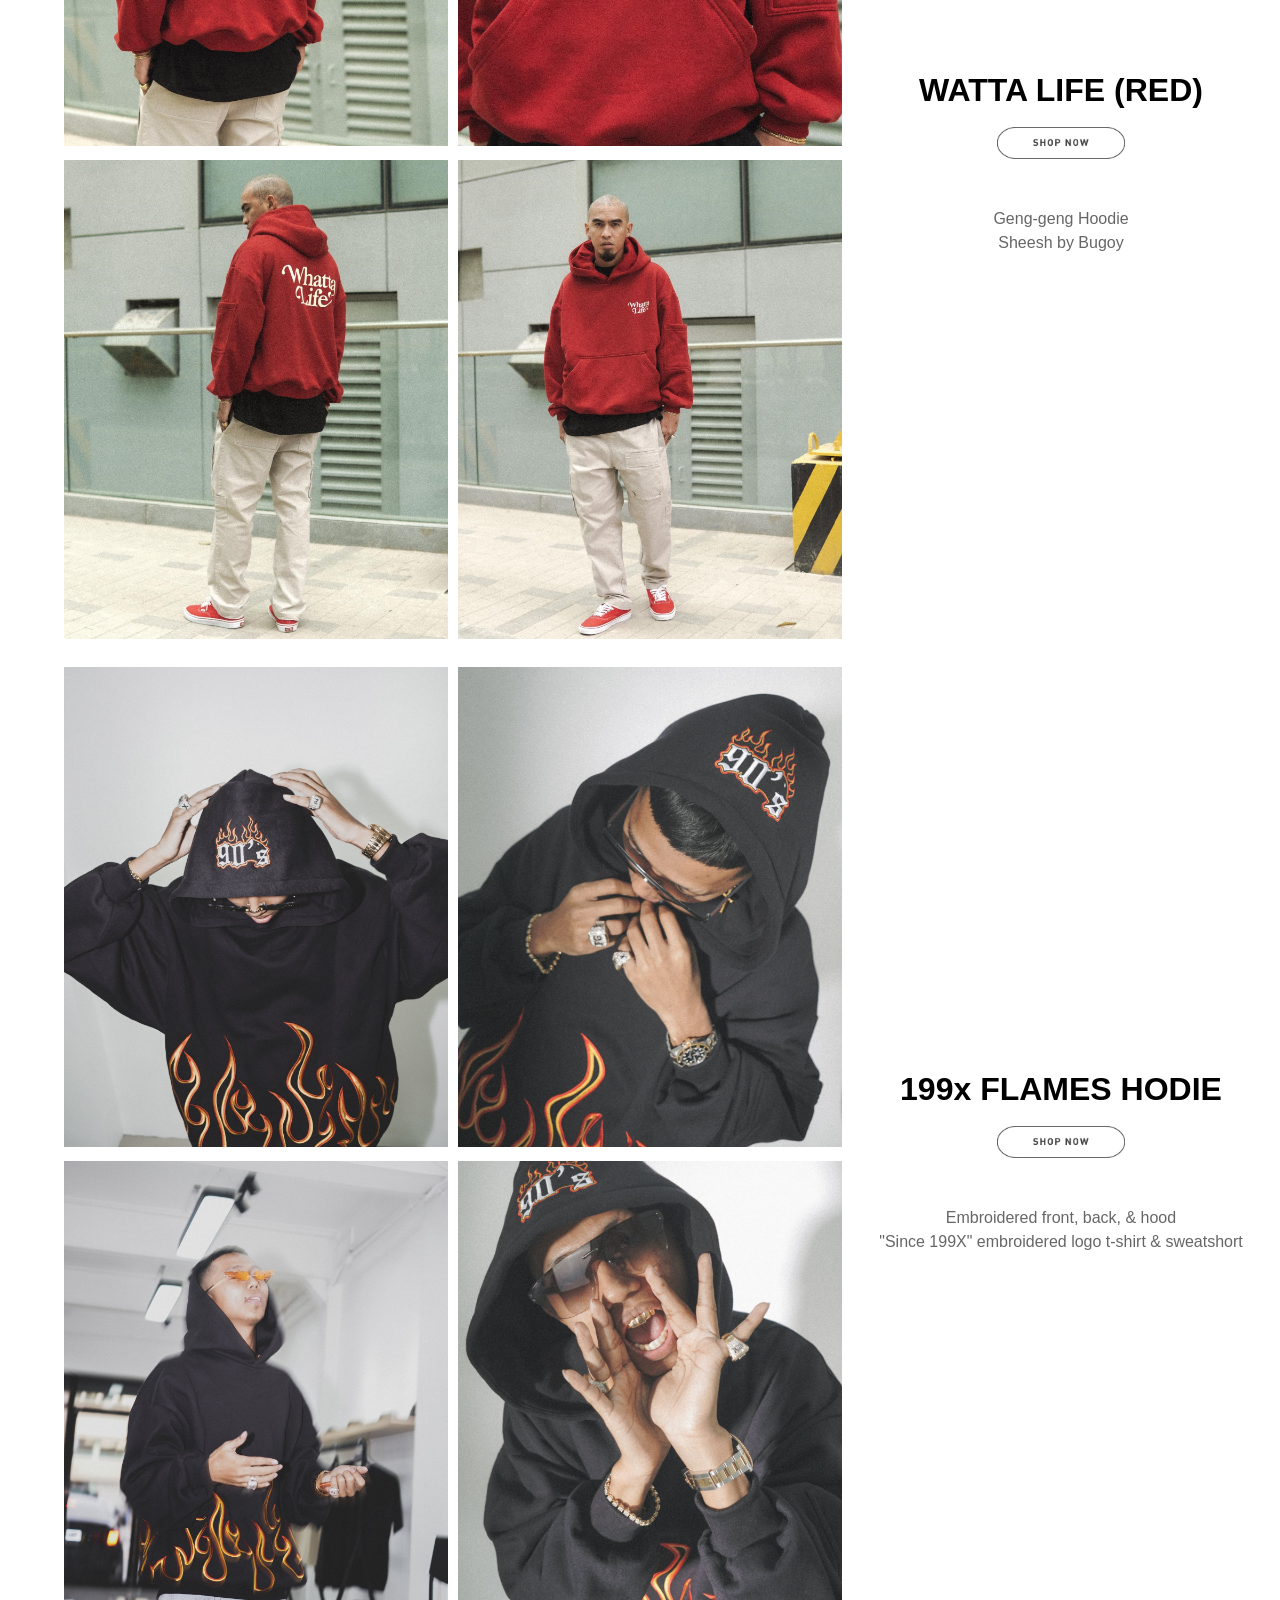
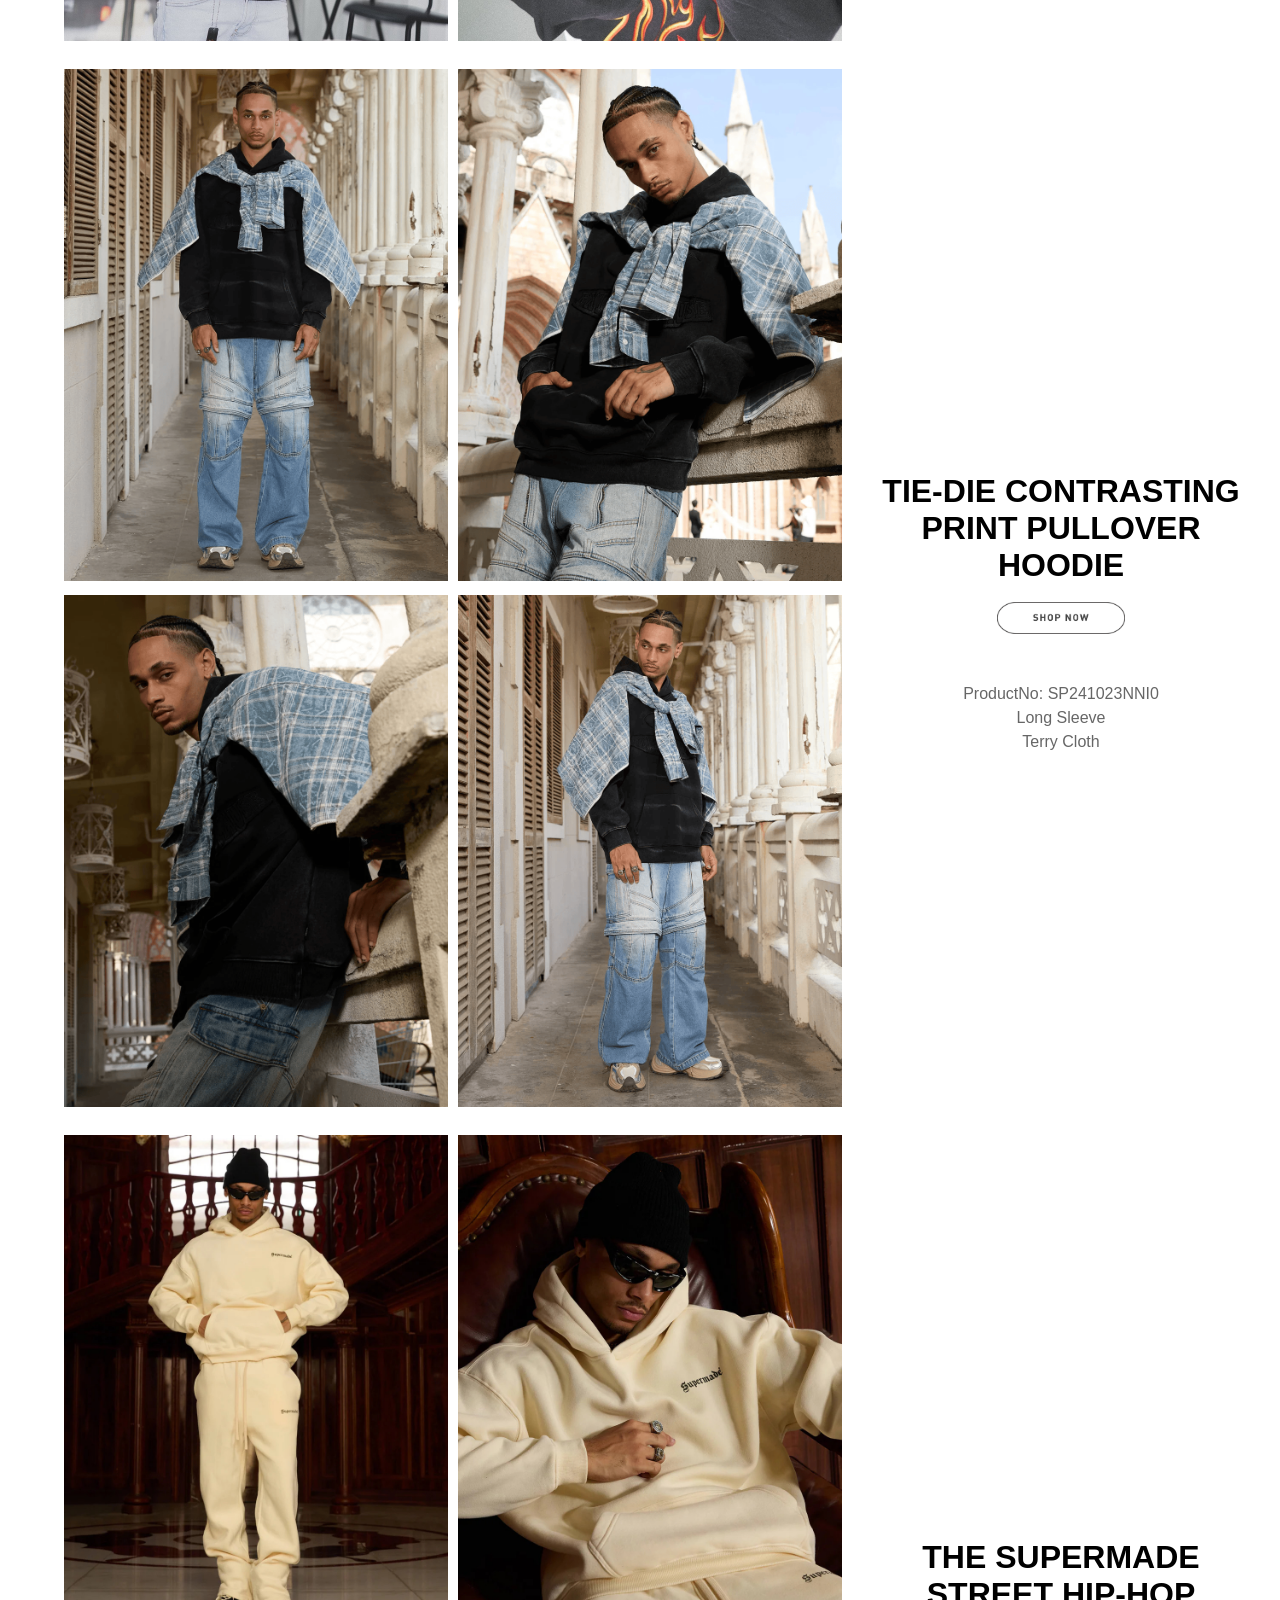
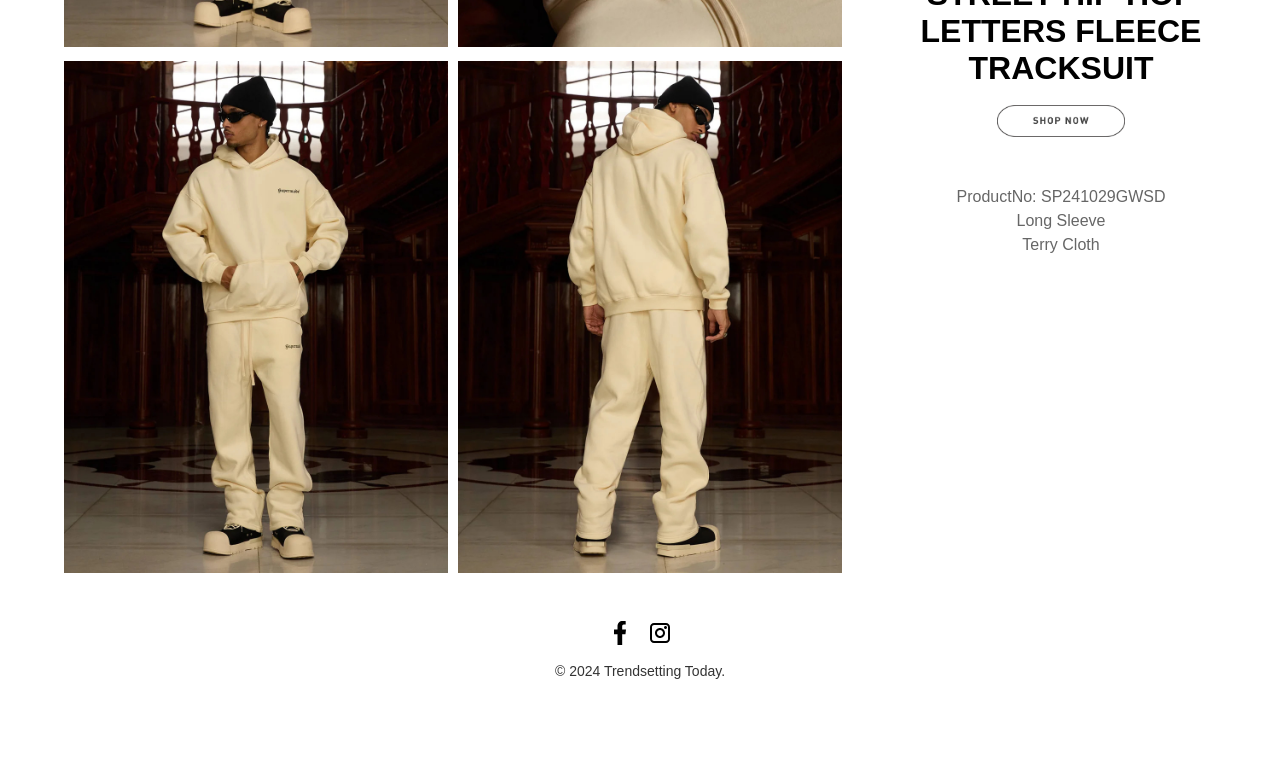
<file: pages/streetwear.html>
<!DOCTYPE html>
<html lang="en">
<head>
    <meta charset="UTF-8">
    <meta name="viewport" content="width=device-width, initial-scale=1.0">
    <title>Trendsetting Today</title>
    <link rel="stylesheet" href="../css/streetwear.css">
    <link href="https://fonts.googleapis.com/css2?family=Archivo:ital,wght@0,100..900;1,100..900&family=Cabin:ital,wght@0,400..700;1,400..700&family=Varela+Round&display=swap" rel="stylesheet">
    <link href="https://fonts.googleapis.com/css2?family=Archivo:ital,wght@0,100..900;1,100..900&family=Cabin:ital,wght@0,400..700;1,400..700&family=Questrial&family=Varela+Round&display=swap" rel="stylesheet">
</head>
<body>
    <header>
        <a href="index.html" class="logo">
            <img src="../img/Black Logo.png" alt="Trendsetting Today Logo">
        </a>
        <nav>
            <ul>
                <li><a href="index.html">Home</a></li>
                <li><a href="about.html">About</a></li>
                <li>
                    <a href="" id="current"  class="dropdown-toggle" aria-haspopup="true" aria-expanded="false">Discover</a>
                    <ul> <div class="dropdown" role="menu" aria-hidden="true">
                        <ul>
                            <li role="menuitem"><a href="streetwear.html" class="current">Street Wear</a></li>
                            <li role="menuitem"><a href="eastasian.html">East Asian Wear</a></li>
                            <li role="menuitem"><a href="softgirl.html">Soft Girl Wear</a></li>
                            <li role="menuitem"><a href="punkwear.html">Punk Wear</a></li>
                            <li role="menuitem"><a href="sportwear.html">Sport Wear</a></li>
                            <li role="menuitem"><a href="casualwear.html">Casual Wear</a></li>
                        </ul>
                    </div></ul>
                </li>
                <li><a href="contactus.html">Contact Us</a></li>
            </ul>
        </nav>
    </header>

    <h1 class="lookbookName">STREET WEAR LOOKBOOK</h1>
    <div class="parent-container">
        <div class="lookbook-section">
            <div class="lookbook-images">
                <div class="image-item">
                    <img src="../img/streetware/1.png" alt="NAUGHTY N' NICE DRAGON'S LUCK TEE IN JADE">
                </div>
                <div class="image-item">
                    <img src="../img/streetware/2.png" alt="NAUGHTY N' NICE DRAGON'S LUCK TEE IN JADE">
                </div>
                <div class="image-item">
                    <img src="../img/streetware/3.png" alt="NAUGHTY N' NICE DRAGON'S LUCK TEE IN JADE">
                </div>
                <div class="image-item">
                    <img src="../img/streetware/4.png" alt="NAUGHTY N' NICE DRAGON'S LUCK TEE IN JADE">
                </div>
            </div>
            <div class="description">
                <p class="bastaTitle">NAUGHTY N' NICE "DRAGON'S LUCK" TEE IN JADE</p> <br> <br>
                <a href="https://mn-la.com/products/naughty-n-nice-dragons-luck-tee-in-jade"class="bastaPrice" target="_blank"><img src="../img/shop.png" alt="" title="Affliate"></a>
                <div class="list"> <br><br>
                    <li>Made with our custom lightweight cotton</li>
                    <li>180gsm</li>
                    <li>Box tee </li>
                    <li>Rib knit collar</li>
                    <li>Shoulder-to-shoulder tape</li>
                    <li>Custom embossed print on our signature oversized tee</li>
                    <li>Double-needle sleeves and bottom hem</li>
                    <li>Tight crew neck</li>
                    <li>Worn out feel</li>
                    <li>Tailored fit</li>
                    <li>Oversized body and sleeves</li>
                    <li>Cut and sew</li>
                </div>
            </div>
        </div>

        <div class="lookbook-section">
            <div class="lookbook-images">
                <div class="image-item">
                    <img src="../img/streetware/5.jpg" alt="WATTA LIFE (RED)">
                </div>
                <div class="image-item">
                    <img src="../img/streetware/6.jpg" alt="WATTA LIFE (RED)">
                </div>
                <div class="image-item">
                    <img src="../img/streetware/7.jpg" alt="WATTA LIFE (RED)">
                </div>
                <div class="image-item">
                    <img src="../img/streetware/8.jpg" alt="WATTA LIFE (RED)">
                </div>
            </div>
            <div class="description2">
                <p class="bastaTitle">WATTA LIFE (RED)</p> <br>
                <a href="https://brandfor199x.com/"class="bastaPrice" target="_blank"><img src="../img/shop.png" alt="" title="Affliate"></a>
                <div class="list"> <br><br>
                <div class="list">
                    <li>Geng-geng Hoodie</li>
                    <li>Sheesh by Bugoy</li>
                    <li class="white">sdflgjkhsldfkjghsldfkjghsldfkjgdsfgdsfgdfgsdfgdfgfdggfd</li>
                </div>
            </div>
        </div>

        <div class="lookbook-section">
            <div class="lookbook-images">
                <div class="image-item">
                    <img src="../img/streetware/9.jpg" alt="199x FLAMES HODIE">
                </div>
                <div class="image-item">
                    <img src="../img/streetware/10.jpg" alt="199x FLAMES HODIE">
                </div>
                <div class="image-item">
                    <img src="../img/streetware/11.jpg" alt="199x FLAMES HODIE">
                </div>
                <div class="image-item">
                    <img src="../img/streetware/12.jpg" alt="199x FLAMES HODIE">
                </div>
            </div>
            <div class="description2">
                <p class="bastaTitle">199x FLAMES HODIE</p> <br>
                <a href="https://brandfor199x.com/"class="bastaPrice" target="_blank"><img src="../img/shop.png" alt="" title="Affliate"></a>
                <div class="list"> <br><br>
                <div class="list">
                    <li>Embroidered front, back, & hood</li>
                    <li>"Since 199X" embroidered logo t-shirt & sweatshort</li>
                    <li class="white">sdflgjkhsldfkjghsldfkjghsldfkjgdsfgdsfgdfgsdfgdfgfdggfd</li>
                </div>
            </div>
        </div>

        
        <div class="lookbook-section">
            <div class="lookbook-images">
                <div class="image-item">
                    <img src="../img/streetware/13.png" alt="TIE-DIE CONTRASTING PRINT PULLOVER HOODIE">
                </div>
                <div class="image-item">
                    <img src="../img/streetware/14.png" alt="TIE-DIE CONTRASTING PRINT PULLOVER HOODIE">
                </div>
                <div class="image-item">
                    <img src="../img/streetware/15.png" alt="TIE-DIE CONTRASTING PRINT PULLOVER HOODIE">
                </div>
                <div class="image-item">
                    <img src="../img/streetware/16.png" alt="TIE-DIE CONTRASTING PRINT PULLOVER HOODIE">
                </div>
            </div>
            <div class="description2">
                <p class="bastaTitle">TIE-DIE CONTRASTING PRINT PULLOVER HOODIE</p> <br>
                <a href="https://www.thesupermade.com/products/thesupermade-tie-dye-contrasting-print-3d-logo-hoodie"class="bastaPrice" target="_blank"><img src="../img/shop.png" alt="" title="Affliate"></a>
                <div class="list"> <br><br>
                <div class="list">
                    <li>ProductNo: SP241023NNI0</li>
                    <li>Long Sleeve</li>
                    <li >Terry Cloth</li>
                </div>
            </div>
        </div>

        
        <div class="lookbook-section">
            <div class="lookbook-images">
                <div class="image-item">
                    <img src="../img/streetware/17.jpg" alt="THE SUPERMADE STREET HIP-HOP LETTERS FLEECE TRACKSUIT">
                </div>
                <div class="image-item">
                    <img src="../img/streetware/18.jpg" alt="THE SUPERMADE STREET HIP-HOP LETTERS FLEECE TRACKSUIT">
                </div>
                <div class="image-item">
                    <img src="../img/streetware/19.jpg" alt="THE SUPERMADE STREET HIP-HOP LETTERS FLEECE TRACKSUIT">
                </div>
                <div class="image-item">
                    <img src="../img/streetware/20.jpg" alt="THE SUPERMADE STREET HIP-HOP LETTERS FLEECE TRACKSUIT">
                </div>
            </div>
            <div class="description2">
                <p class="bastaTitle">THE SUPERMADE STREET HIP-HOP LETTERS FLEECE TRACKSUIT</p> <br>
                <a href="https://www.thesupermade.com/products/thesupermade-street-hip-hop-letters-logo-plush-set"class="bastaPrice" target="_blank"><img src="../img/shop.png" alt="" title="Affliate"></a>
                <div class="list"> <br><br>
                <div class="list">
                    <li>ProductNo: SP241029GWSD</li>
                    <li>Long Sleeve</li>
                    <li>Terry Cloth</li>
                </div>
            </div>
        </div>
    </div>

    <div id="imageModal" class="modal">
        <span class="close" onclick="closeModal()">&times;</span>
        <img class="modal-content" id="modalImage">
        <div id="caption"></div>
        <button class="prev" onclick="changeImage(-1)">&#10094;</button>
        <button class="next" onclick="changeImage(1)">&#10095;</button>
    </div>

    <footer>
        <div class="footer-container">
        <div class="social-icons">
            <a href="#"><img src="../img/Socials/facebook.svg" alt="Facebook" class="icon"></a>
            <a href="#"><img src="../img/Socials/instagram.svg" alt="Instagram" class="icon"></a>
        </div>
        <p>© 2024 Trendsetting Today.</p>
        </div>
    </footer>

    <script src="../js/script2.js"></script>
</body>
</html>
</file>
<file: css/styles.css>
* {
    margin: 0;
    padding: 0;
    box-sizing: border-box;
}

body {
    font-family: Arial, sans-serif;
    height: 100%;
    margin: 0;
}

header {
    display: flex;
    justify-content: space-between;
    align-items: center;
    padding: 1.5% 2%;
    background-color: rgba(187, 181, 181, 0.514); 
    position: sticky;
    top: 0; 
    z-index: 1000; 
    box-shadow: 0 2px 10px rgba(0, 0, 0, 0.1)
  }

.logo img {
    max-width: 100%;
    width: 15vw;           
    height: auto;          
}

nav ul {
    list-style: none;
    display: flex;
    gap: 40px;
    position: relative;
    font-family: Cabin;
}

nav ul li {
    position: relative;
}

nav ul li .dropdown {
    display: none; 
    position: absolute; 
    top: 100%;
    left: -40px;
    background-color: rgb(255, 255, 255); 
    box-shadow: 0 2px 10px rgba(0, 0, 0, 0.627); 
    z-index: 1; 
    text-align: center;
}

nav ul li:hover .dropdown {
    display: block; /* para makita yung dropdown*/
}

nav ul li .dropdown ul {
    padding: 5px 0; 
    margin: 0; 
    display: flex;
    flex-direction: column;
}

nav ul li .dropdown ul li {
    white-space: nowrap;
}

nav ul li .dropdown ul li a {
    padding: 10px 20px; 
    display: block; 
    color: #000; 
    text-decoration: none; 
}

nav ul li .dropdown ul li a:hover {
    background-color: rgba(0, 0, 0, 0.1); 
}

nav ul li a {
    text-decoration: none;
    color: #000;
    font-size: 1rem;
    padding: 0.5rem 0.5rem;
    transition: color 0.3s;
}

nav ul li a:hover {
    color: #666;
    background-color: rgba(0, 0, 0, 0.1);
    border-radius: 4px;
   
}
.current {
    background-color: rgba(0, 0, 0, 0.1);
    border-radius: 4px;
}


.slideshow-container {
    position: relative;
    width: 90%; 
    height: 90%; 
    overflow: hidden;
    margin-top: 0;
    justify-content: center;
    align-items: center;
    margin-left: 5%;
    margin-right: 5%;
}

.mySlides {
    display: none;
    position: absolute;
    width: 100%;
    height: 100%;
    transition: transform 1.5s ease;
}

.mySlides.active {
    display: block; 
    transform: translateX(0); /* active slide to */
}

.mySlides.prev {
    display: block; /* para naman sa next slide*/
    transform: translateX(-100%); /* transition ng slide */
}

.mySlides.next {
    display: block; 
    transform: translateX(100%); /* Slide in from the right */
}

.mySlides img {
    width: 100%;
    height: 100%;
}


.text {
    position: absolute;
    bottom: 0%;
    left: 20%;

}

.indicators {
    position: absolute;
    bottom: 10px; 
    left: 50%; 
    transform: translateX(-50%); 
    display: flex; 
    gap: 10px; 
}

.indicator {
    cursor: pointer;
    width: 10px; 
    height: 10px; 
    border-radius: 50%; 
    background-color: rgba(255, 255, 255, 0.258);
    display: inline-block;
    border: 2px solid rgba(0, 0, 0, 0.7);
}

.indicator.active {
    background-color: rgb(255, 255, 255); 
}

.indicator:hover {
    background-color: rgba(255, 255, 255, 0.9); 
}

/*About section*/

.about-section {
    position: relative;
    height: 100vh;
    background-image: url('../img/about\ us.jpg');
    background-size: contain;
    background-position: center;
    display: flex;
    align-items: center;
    justify-content: center;
  }
  
  .overlay {
    background-color: rgba(255, 255, 255, 0.8); 
    padding: 40px;
    border-radius: 10px;
    width: 80%;
    max-width: 800px;
    text-align: center;
    box-shadow: 0 4px 10px rgba(0, 0, 0, 0.2);
  }
  
  .about-content h1 {
    font-size: 36px;
    color: #333;
    margin-bottom: 20px;
  }
  
  .about-content p {
    font-size: 18px;
    color: #555;
    line-height: 1.6;
  }
  

footer {
    background-color: white;
    padding: 20px 0;
    text-align: center;
  }

  .footer-container {
    max-width: 800px;
    margin: 0 auto;

  }

  .social-icons {
    margin-bottom: 10px;
  }

  .social-icons a {
    margin: 0;
    text-decoration: none;
  }

  .icon {
    width: 24px;
    height: 24px;
  }

  footer p {
    font-size: 14px;
    color: #333;
    margin: 0;
  }

  /*Contact US*/
  .container {
    background-color: #ffffffb3;
    margin: 15%;
    padding: 5%;
    border-radius: 10px;
    box-shadow: 0px 0px 10px #888888;
    padding-bottom: 10%;
  }

  .bg-container {
    position: relative;
    height: 100vh;
    background-image: url('../img/about\ us.jpg');
    background-size: contain;
    background-position: center;
    display: flex;
    align-items: center;
    justify-content: center;
  }

  h1 {
    color: #333333;
    font-size: 36px;
    margin-bottom: 20px;
    text-align: center;
  }
  
  p {
    color: #666666;
    font-size: 3vh;
    margin-bottom: 3%;
    text-align: center;
  }
  
  a {
    color: #007bff;
    text-decoration: none;
  }
  
  .mail:hover {
    text-decoration: underline;
  }


@media (max-width: 1024px){

    .container {
        background-color: #ffffff;
        margin: 3%;
        padding: 10%;
        border-radius: 10px;
        box-shadow: 0px 0px 10px #888888;
      }

    h1 {
        color: #333333;
        font-size: 36px;
        margin-bottom: 20px;
      }
      
      p {
        color: #666666;
        font-size: 3vh;
        margin-bottom: 3%;
      }
      
      a {
        color: #007bff;
        text-decoration: none;
      }
      
      .mail:hover {
        text-decoration: underline;
      }
    
    .slideshow-container {
        position: relative;
        width: 100%; 
        overflow: hidden;
        margin-top: 0;
        justify-content: center;
        align-items: center;
        margin-left: 0;
        margin-right: 0;

    }

    .mySlides {
        display: none;
        position: absolute;
        width: 100%;
        height: 100%;
        transition: transform 1.5s ease;
    }

    .mySlides.active {
        display: block; 
        transform: translateX(0); /* active slide to */
    }

    .mySlides.prev {
        display: block; /* para naman sa next slide*/
        transform: translateX(-100%); /* transition ng slide */
    }

    .mySlides.next {
        display: block; 
        transform: translateX(100%); /* Slide in from the right */
    }

    .mySlides img {
        width: 100%;
        height: 80%;
    }

    .text {
        position: absolute;
        top: 30%;
        height: 30rem;
        width: 30rem;
        left: 18rem;
    }

    .indicators {
        position: absolute;
        bottom: 12%; 
        left: 50%; 
        transform: translateX(-50%); 
        display: flex; 
        gap: 10px; 
    }

    .indicator {
        cursor: pointer;
        width: 10px; 
        height: 10px; 
        border-radius: 50%; 
        background-color: rgba(255, 255, 255, 0.258);
        display: inline-block;
        border: 2px solid rgba(0, 0, 0, 0.7);
    }

    .indicator.active {
        background-color: rgb(255, 255, 255); 
    }

    .indicator:hover {
        background-color: rgba(255, 255, 255, 0.9); 
    }

    .slideshow-container{
    padding-top: 8vh;

    }

    nav ul li .dropdown {
        display: none; 
        position: absolute; 
        top: 100%;
        left: -40px;
        background-color: rgb(255, 255, 255); 
        box-shadow: 0 2px 10px rgba(0, 0, 0, 0.627); 
        z-index: 1; 
        text-align: center;
    }
    nav ul li .dropdown.active {
        display: block; /* Show when active */
    }

    .dropdown {
        display: none;
    }
    
    .dropdown.show {
        display: block;
    }

    footer {
        text-align: center;
        margin-left:0;
        background-color: white;
        padding-top: 18%;
        border-top: 0;
    }
    
    .footer-container {
        display: flex; 
        flex-direction: column;
        align-items: center; 
       
    }
}



@media (max-width: 768px) {
    header {
        flex-direction: column; 
        align-items: center;  
    }

    .logo img {
        padding-top: 3vh;
        width: 40vw; 
        justify-content: center;
    }

    nav ul {
        padding-top: 2vh;
        flex-direction: row; 
        gap: 1rem; 
        list-style: none; 
        margin-top: 1rem; 
    }

    .text {
        font-size: 3vw; 
    }

        
    .slideshow-container {
        position: relative;
        width: 100%; 
        overflow: hidden;
        margin-top: 0;
        justify-content: center;
        align-items: center;
        margin-left: 0;
        margin-right: 0;

    }

    .mySlides {
        display: none;
        position: absolute;
        width: 100%;
        height: 100%;
        transition: transform 1.5s ease;
    }

    .mySlides.active {
        display: block; 
        transform: translateX(0); /* active slide to */
    }

    .mySlides.prev {
        display: block; /* para naman sa next slide*/
        transform: translateX(-100%); /* transition ng slide */
    }

    .mySlides.next {
        display: block; 
        transform: translateX(100%); /* Slide in from the right */
    }

    .mySlides img {
        width: 100%;
        height: 40%;
    }

    .text {
        display: inline-flex;
        left: 145px;
        height: 30rem;
        width: 30rem;
        top: 13rem;
    }

    .indicators {
        position: absolute;
        bottom: 39%; 
        left: 50%; 
        transform: translateX(-50%); 
        display: flex; 
        gap: 10px; 
    }

    .indicator {
        cursor: pointer;
        width: 10px; 
        height: 10px; 
        border-radius: 50%; 
        background-color: rgba(255, 255, 255, 0.258);
        display: inline-block;
        border: 2px solid rgba(0, 0, 0, 0.7);
    }

    .indicator.active {
        background-color: rgb(255, 255, 255); 
    }

    .indicator:hover {
        background-color: rgba(255, 255, 255, 0.9); 
    }

    .slideshow-container{
    padding-top: 20vh;

    }

    nav ul li .dropdown {
        display: none; 
        position: absolute; 
        top: 100%;
        left: -40px;
        background-color: rgb(255, 255, 255); 
        box-shadow: 0 2px 10px rgba(0, 0, 0, 0.627); 
        z-index: 1; 
        text-align: center;
    }

    nav ul li .dropdown.active {
        display: block; /* Show when active */
    }

    .dropdown {
        display: none;
    }
    
    .dropdown.show {
        display: block;
    }

}

/*pang cellphone to */
@media (max-width: 480px) {
    
    header {
        flex-direction: column; 
        align-items: center;  
    }

    .logo img {
        padding-top: 3vh;
        width: 40vw; 
        justify-content: center;
    }

    nav ul {
        padding-top: 2vh;
        flex-direction: row; 
        gap: 1rem; 
        list-style: none; 
        margin-top: 1rem; 
    }

    .text {
        font-size: 3vw; 
    }

        
    .slideshow-container {
        position: relative;
        width: 100%; 
        overflow: hidden;
        margin-top: 0;
        justify-content: center;
        align-items: center;
        margin-left: 0;
        margin-right: 0;

    }

    .mySlides {
        display: none;
        position: absolute;
        width: 100%;
        height: 100%;
        transition: transform 1.5s ease;
    }

    .mySlides.active {
        display: block; 
        transform: translateX(0); /* active slide to */
    }

    .mySlides.prev {
        display: block; /* para naman sa next slide*/
        transform: translateX(-100%); /* transition ng slide */
    }

    .mySlides.next {
        display: block; 
        transform: translateX(100%); /* Slide in from the right */
    }

    .mySlides img {
        width: 100%;
        height: 50%;
    }

    .text {
        display: inline-flex;
        top: 18%;
        height: 25rem;
        width: 25rem;
        left: 3rem;
    }

    .indicators {
        position: absolute;
        bottom: 28.5%; 
        left: 50%; 
        transform: translateX(-50%); 
        display: flex; 
        gap: 10px; 
    }

    .indicator {
        cursor: pointer;
        width: 10px; 
        height: 10px; 
        border-radius: 50%; 
        background-color: rgba(255, 255, 255, 0.258);
        display: inline-block;
        border: 2px solid rgba(0, 0, 0, 0.7);
    }

    .indicator.active {
        background-color: rgb(255, 255, 255); 
    }

    .indicator:hover {
        background-color: rgba(255, 255, 255, 0.9); 
    }

    .slideshow-container{
    padding-top: 20vh;

    }

    nav ul li .dropdown {
        display: none; 
        position: absolute; 
        top: 100%;
        left: -40px;
        background-color: rgb(255, 255, 255); 
        box-shadow: 0 2px 10px rgb(0, 0, 0); 
        z-index: 1; 
        text-align: center;
    }

    nav ul li .dropdown.active {
        display: block; /* Show when active */
    }

    .dropdown {
        display: none;
    }

    
    .dropdown.show {
        display: block;
    }

}
</file>
<file: css/streetwear.css>
* {
    margin: 0;
    padding: 0;
    box-sizing: border-box;
}

body {
    font-family:'Lucida Sans', 'Lucida Sans Regular', 'Lucida Grande', 'Lucida Sans Unicode', Geneva, Verdana, sans-serif;
    max-width: 100%;

}

header {
    display: flex;
    justify-content: space-between;
    align-items: center;
    padding: 1.5% 2%;
    background-color: rgba(187, 181, 181, 0.514); 
    position: sticky;
    top: 0; 
    z-index: 1000; 
    box-shadow: 0 2px 10px rgba(0, 0, 0, 0.1);
  }

.logo img {
    max-width: 100%;
    width: 15vw;           
    height: auto;          
}

nav ul {
    list-style: none;
    display: flex;
    gap: 40px;
    position: relative;
    font-family: Cabin;
}

nav ul li {
    position: relative;
}

nav ul li .dropdown {
    display: none; 
    position: absolute; 
    top: 100%;
    left: -40px;
    background-color: rgb(255, 255, 255); 
    box-shadow: 0 2px 10px rgba(0, 0, 0, 0.627); 
    z-index: 1; 
    text-align: center;
}

nav ul li:hover .dropdown {
    display: block; /* para makita yung dropdown*/
}

nav ul li .dropdown ul {
    padding: 5px 0; 
    margin: 0; 
    display: flex;
    flex-direction: column;
}

nav ul li .dropdown ul li {
    white-space: nowrap;
}

nav ul li .dropdown ul li a {
    padding: 10px 20px; 
    display: block; 
    color: #000; 
    text-decoration: none; 
}

nav ul li .dropdown ul li a:hover {
    background-color: rgba(0, 0, 0, 0.1); 
}

nav ul li a {
    text-decoration: none;
    color: #000;
    font-size: 1rem;
    padding: 0.5rem 0.5rem;
    transition: color 0.3s;
}

nav ul li a:hover {
    color: #666;
    background-color: rgba(0, 0, 0, 0.1);
    border-radius: 4px;
   
}
.current {
    background-color: rgba(0, 0, 0, 0.1);
    border-radius: 4px;
}

#current {
    background-color: rgba(0, 0, 0, 0.1);
    border-radius: 4px;
}

.lookbookName {
    text-align: center;
    font-size: 2.5em; 
    margin: 2em 0;
    color: #222;
    font-family: Questrial;
}

.lookbook-section {
    display: flex; 
    flex-wrap: wrap;
    margin: 1.5rem 0; 
    width: 100%;
}

.lookbook-images {
    display: grid; 
    grid-template-columns: repeat(2, 1fr);
    gap: 10px; 
    flex: 1;
    margin-left: 5%;
}

.white {
    color: rgba(0, 0, 0, 0);
}

.image-item {
    text-align: center;
    margin: 0;
}

.image-item img {
    width: 30vw; 
    height: auto; 
    border-radius: 0; 
    transition: transform 0.3s; 
}

.image-item img:hover {
    transform: scale(1.05); 
}

.description {
    margin-top: 30%;
    z-index: 10;
    flex: 1;
    padding: 1.25rem;
}

.description p {
    margin: 0;
    gap: 0;
    text-align: center;
    
}


.description2 {
    margin-top: 30%;
    z-index: 10;
    flex: 1;
    padding: 1.25rem;
}

.description2 p {
    margin: 0;
    gap: 0;
    text-align: center;
    
}

.bastaTitle {
    font-weight: bold;
    font-size: 2rem;
}

.bastaPrice img {
    width: 10vw; 
    height: auto; 
    display: block; 
    margin: 0 auto; 
}

.list {
    color: #666;
    margin: 0;
    padding: 0;
    text-align: center;
    list-style: none;
    line-height: 1.5;
}

footer {
    background-color: #f6f6f600; 
    padding: 1.25rem 0;      
    text-align: center;    
    border-top: 0; 
    position: relative; 
    width: 100%;          
    margin-top: auto;
}

.footer-container {
    max-width: 50rem;     
    margin: 0 auto;    
}

.social-icons {
    margin-bottom: 1rem; 
    display: flex;    
    justify-content: center;  
    gap: 1rem;    
}

.social-icons a {
    text-decoration: none;   
    display: inline-block;   
}

.icon {
    width: 1.5rem;     
    height: 1.5rem;
    display: block;
}

footer p {
    font-size: 0.875rem;   
    color: #333;    
    margin: 0.3rem 0;    
    line-height: 1.5;  
}

.modal {
    display: none; /* Hidden by default */
    position: fixed; /* Stay in place */
    z-index: 1000; /* Sit on top */
    left: 0;
    top: 0;
    width: 100%; /* Full width */
    height: 100%; /* Full height */
    overflow: auto; /* Enable scroll if needed */
    background-color: rgba(0, 0, 0, 0.9); /* Black w/ opacity */
}

.modal-content {
    margin: auto;
    display: block;
    width: 80%; /* Width of the image */
    max-width: 700px; /* Max width of the image */

    top: 50%;
    transform: translateY(8%); /* Adjust this value to move the image down */
    max-height: 90%; /* Limit the height of the image */
    overflow: auto;
}

.close {
    position: absolute;
    top: 15px;
    right: 35px;
    color: white;
    font-size: 40px;
    font-weight: bold;
    transition: 0.3s;
}

.close:hover,
.close:focus {
    color: #bbb;
    text-decoration: none;
    cursor: pointer;
}

#caption {
    margin: auto;
    display: block;
    text-align: center;
    color: #ccc;
    padding: 10px 0;
    margin-top: 10px;
}

/* Button styles */
.prev, .next {
    position: absolute;
    top: 50%;
    width: auto;
    padding: 16px;
    color: white;
    font-weight: bold;
    font-size: 18px;
    transition: 0.6s ease;
    border: none;
    cursor: pointer;
    background-color: rgba(0,0,0,0.5); /* Semi-transparent background */
    border-radius: 5px;
}

.prev {
    left: 10px; /* Positioning for previous button */
}

.next {
    right: 10px; /* Positioning for next button */
}

.prev:hover, .next:hover {
    background-color: rgba(0,0,0,0.8); /* Darker background on hover */
}

@media (max-width: 1024px){
    nav ul li .dropdown {
        display: none; 
        position: absolute; 
        top: 100%;
        left: -40px;
        background-color: rgb(255, 255, 255); 
        box-shadow: 0 2px 10px rgba(0, 0, 0, 0.627); 
        z-index: 1; 
        text-align: center;
    }

    nav ul li .dropdown.active {
        display: block; /* Show when active */
    }

    .dropdown {
        display: none;
    }
    
    .dropdown.show {
        display: block;
    }
    
    .bastaPrice img{
        width: 60%;
    }

    .modal {
        display: none; /* Hidden by default */
        position: fixed; /* Stay in place */
        z-index: 1000; /* Sit on top */
        left: 0;
        top: 0;
        width: 100%; /* Full width */
        height: 100%; /* Full height */
        overflow: auto; /* Enable scroll if needed */
        background-color: rgba(0, 0, 0, 0.9); /* Black w/ opacity */
    }
    
    .modal-content {
        margin: auto;
        display: block;
        width: 80%; /* Width of the image */
        max-width: 500px; /* Max width of the image */
    
        top: 50%;
        transform: translateY(12%); /* Adjust this value to move the image down */
        max-height: 80%; /* Limit the height of the image */
        overflow: auto;
    }
    
    footer {
        text-align: center;
        margin-left:0;
        background-color: white;
        top: 2%;
        border-top: 0;
    }
    
    .footer-container {
        display: flex; 
        flex-direction: column;
        align-items: center; 
       
    }
}

@media (max-width: 768px) {
    html, body {
        width: 100%;
        height: 100%;
        margin: 0;
        padding: 0;
        overflow-x: hidden; 
    }

    header {
        flex-direction: column; 
        align-items: center;  
    }

    .logo img {
        padding-top: 3vh;
        width: 40vw; 
        justify-content: center;
    }

    nav ul {
        padding-top: 2vh;
        flex-direction: row; 
        gap: 1rem; 
        list-style: none; 
        margin-top: 1rem; 
    }

    nav ul li .dropdown {
        display: none; 
        position: absolute; 
        top: 100%;
        left: -40px;
        background-color: rgb(255, 255, 255); 
        box-shadow: 0 2px 10px rgba(0, 0, 0, 0.627); 
        z-index: 1; 
        text-align: center;
    }

    nav ul li .dropdown.active {
        display: block; /* Show when active */
    }

    .dropdown {
        display: none;
    }

    .dropdown.show {
        display: block;
    }

    .lookbookName {
        text-align: center;
        font-size: 1.5rem; 
        margin: 2em 0;
        color: #222;
    }
    
    .lookbook-section {
        display: flex; 
        flex-direction: column;
        align-items: flex-start;
        margin: 1.5rem 0; 
        width: 1%;
        
    }
    
    .lookbook-images {
        display: grid; 
        grid-template-columns: repeat(2, 1fr);
        gap: .5rem; 
        flex: 1;
    }
    
    .image-item {
        text-align: center;
        margin: 0;
    }
    
    .image-item img {
        width: 50vw; 
        height: auto; 
        border-radius: 0; 
        transition: transform 0.3s; 
    } 
    .description {
        margin-top: 80%;
        z-index: 10;
        flex: 1;
        padding: 1.25rem;
        margin: 0 auto;
        justify-content: center;
    }
    
    .description p {
        margin: 0 auto;
        gap: 0;
        text-align: center;
        
    }
    
    .bastaTitle {
        font-weight: bold;
        font-size: 1.5rem;
        text-align: center;
    }
    
    .bastaPrice img {
        width: 30vw; 
        height: auto; 
        display: block; 
        margin: 0 auto; 
    }
    
    .list {
        color: #666;
        margin: 0;
        padding: 0;
        text-align: center;
        list-style: none;
        line-height: 1.5;
        padding-bottom: 10%;
    }

    .dropdown {
        display: none;
    }   
    .dropdown.show {
        display: block;
    }

    .description2 {
        margin-top: 80%;
        z-index: 10;
        flex: 1;
        padding: 1.25rem;
        margin: 0 auto;
        justify-content: center;
       
    }
    
    .description2 p {
        margin: 0 auto;
        gap: 0;
        text-align: center;
        
    }

    .modal-content {
        margin: auto;
        display: block;
        width: 80%; /* Width of the image */
        max-width: 700px; /* Max width of the image */
    
        top: 10%;
        transform: translateY(20%); /* Adjust this value to move the image down */
        max-height: 80%; /* Limit the height of the image */
        overflow: auto;
    }

    footer {
        text-align: center;
        margin-left: 385px;
    }
    
    .footer-container {
        display: flex; 
        flex-direction: column;
        align-items: center; 
       
    }

    footer p {
        white-space: nowrap;
        margin: 0; 
        font-size: 0.875rem; 
        color: #333333;
    }

}

@media (max-width: 480px) {
    html, body {
        width: 100%;
        height: 100%;
        margin: 0;
        padding: 0;
        overflow-x: hidden; 
    }

    header {
        flex-direction: column; 
        align-items: center;  
        height: 120px; /* Set a specific height for the header */
        padding: 10px 0; 
    }

    .logo img {
        padding-top: 3vh;
        width: 40vw; 
        justify-content: center;
    }

    nav ul {
        padding-top: 2vh;
        flex-direction: row; 
        gap: 1rem; 
        list-style: none; 
        margin-top: 1rem; 
    }

    

    nav ul li .dropdown {
        display: none; 
        position: absolute; 
        top: -9px;
        left: -40px;
        background-color: rgb(255, 255, 255); 
        box-shadow: 0 2px 10px rgb(0, 0, 0); 
        z-index: 1; 
        text-align: center;
    }
    nav ul li .dropdown.active {
        display: block; /* Show when active */
    }

    .dropdown {
        display: none;
    }

    .dropdown.show {
        display: block;
    }

    .lookbookName {
        text-align: center;
        font-size: 1.5rem; 
        margin: 2em 0;
        color: #222;
    }
    
    .lookbook-section {
        display: flex; 
        flex-direction: column;
        align-items: flex-start;
        margin: 1.5rem 0; 
        width: 1%;
        
    }
    
    .lookbook-images {
        display: grid; 
        grid-template-columns: repeat(2, 1fr);
        gap: .5rem; 
        flex: 1;
    }
    
    .image-item {
        text-align: center;
        margin: 0;
    }
    
    .image-item img {
        width: 50vw; 
        height: auto; 
        border-radius: 0; 
        transition: transform 0.3s; 
    } 
    .description {
        margin-top: 80%;
        z-index: 10;
        flex: 1;
        padding: 1.25rem;
        margin: 0 auto;
        justify-content: center;
    }
    
    .description p {
        margin: 0 auto;
        gap: 0;
        text-align: center;
        
    }
    
    .bastaTitle {
        font-weight: bold;
        font-size: 1.5rem;
        text-align: center;
    }
    
    .bastaPrice img {
        width: 50vw; 
        height: auto; 
        display: block; 
        margin: 0 auto; 
    }
    
    .list {
        color: #666;
        margin: 0;
        padding: 0;
        text-align: center;
        list-style: none;
        line-height: 1.5;
        padding-bottom: 10%;
    }

    .dropdown {
        display: none;
    }   
    .dropdown.show {
        display: block;
    }

    .description2 {
        margin-top: 80%;
        z-index: 10;
        flex: 1;
        padding: 1.25rem;
        margin: 0;
        padding-left: 5%;
       
    }
    
    .description2 p {
        margin: 0 auto;
        gap: 0;
        text-align: center;
        
    }

    .modal-content {
        margin: auto;
        display: block;
        width: 80%; /* Width of the image */
        max-width: 700px; /* Max width of the image */
    
        top: 50%;
        transform: translateY(30%); /* Adjust this value to move the image down */
        max-height: 80%; /* Limit the height of the image */
        overflow: auto;
    }

    footer {
        text-align: center;
        margin-left: 220px;
        background-color: white;
    }
    
    .footer-container {
        display: flex; 
        flex-direction: column;
        align-items: center; 
       
    }

    footer p {
        white-space: nowrap;
        margin: 0; 
        font-size: 0.875rem; 
        color: #333333;
    }
    
}
</file>
